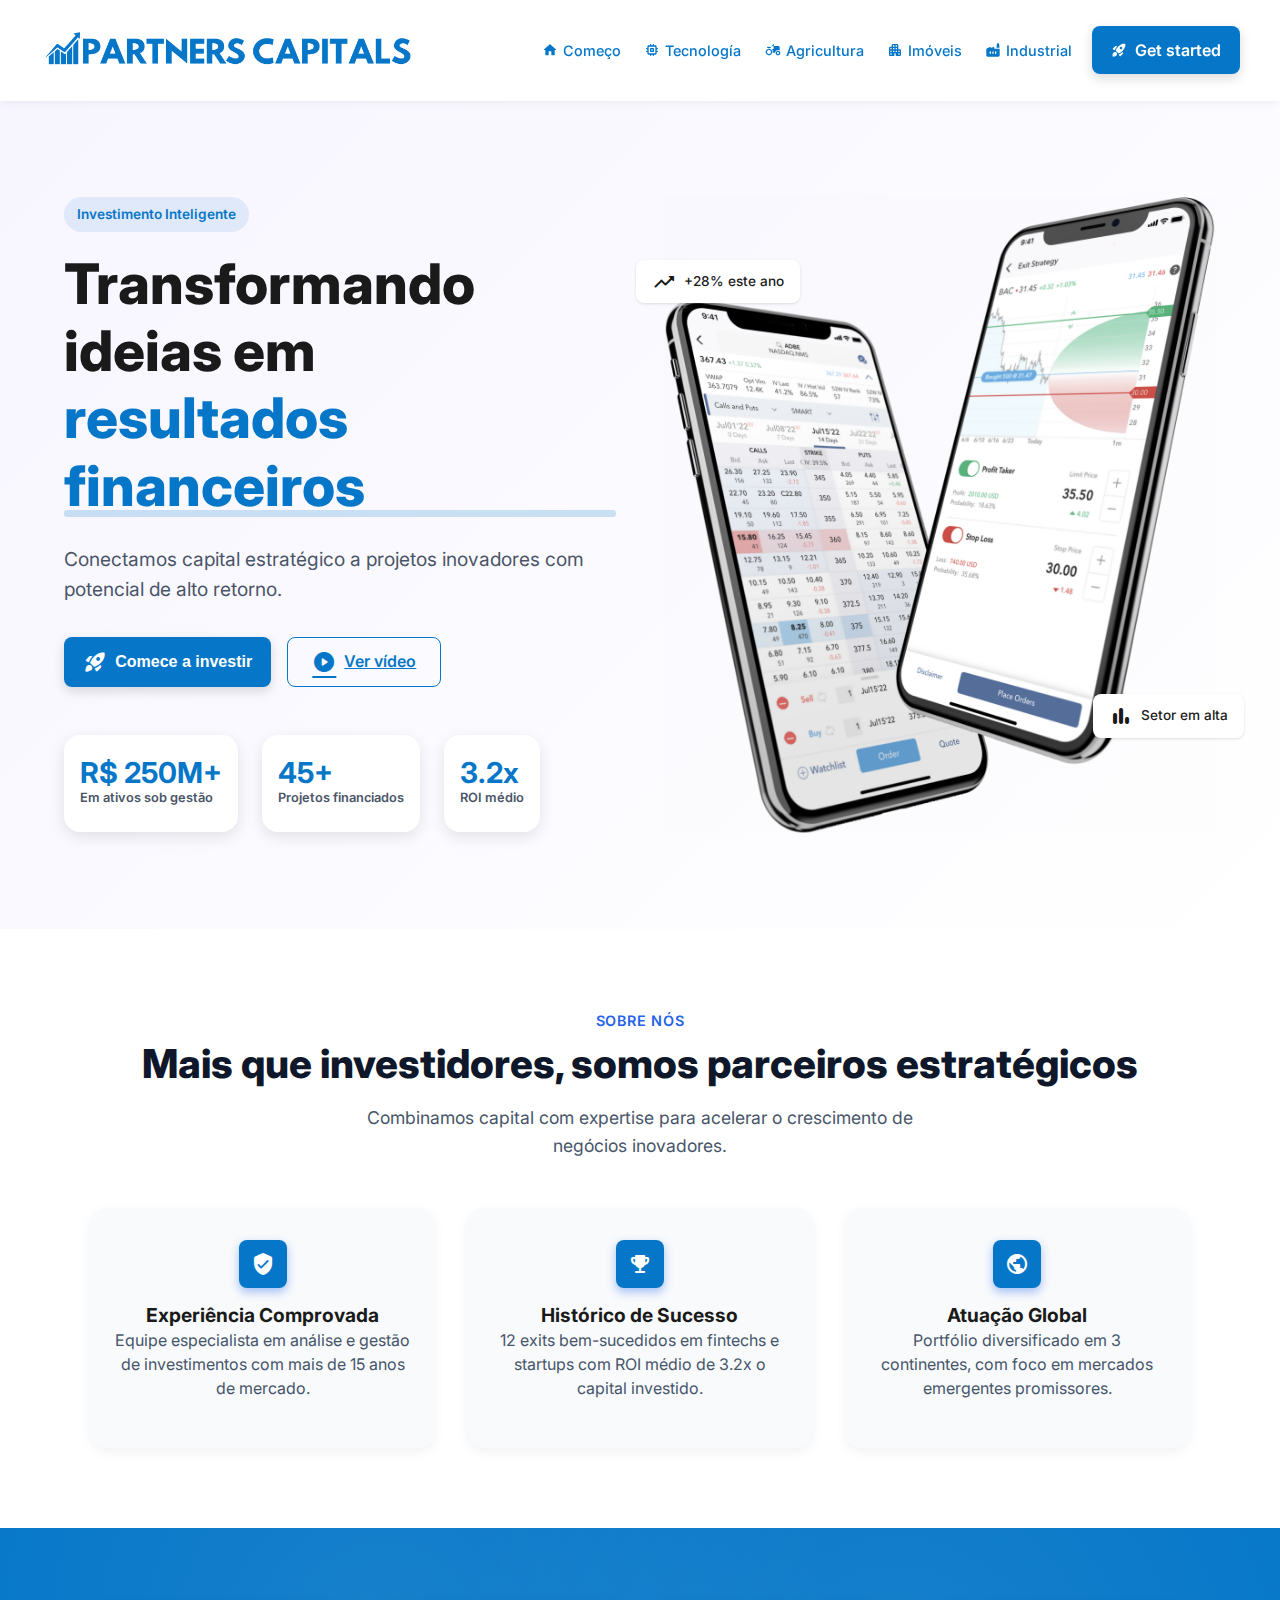
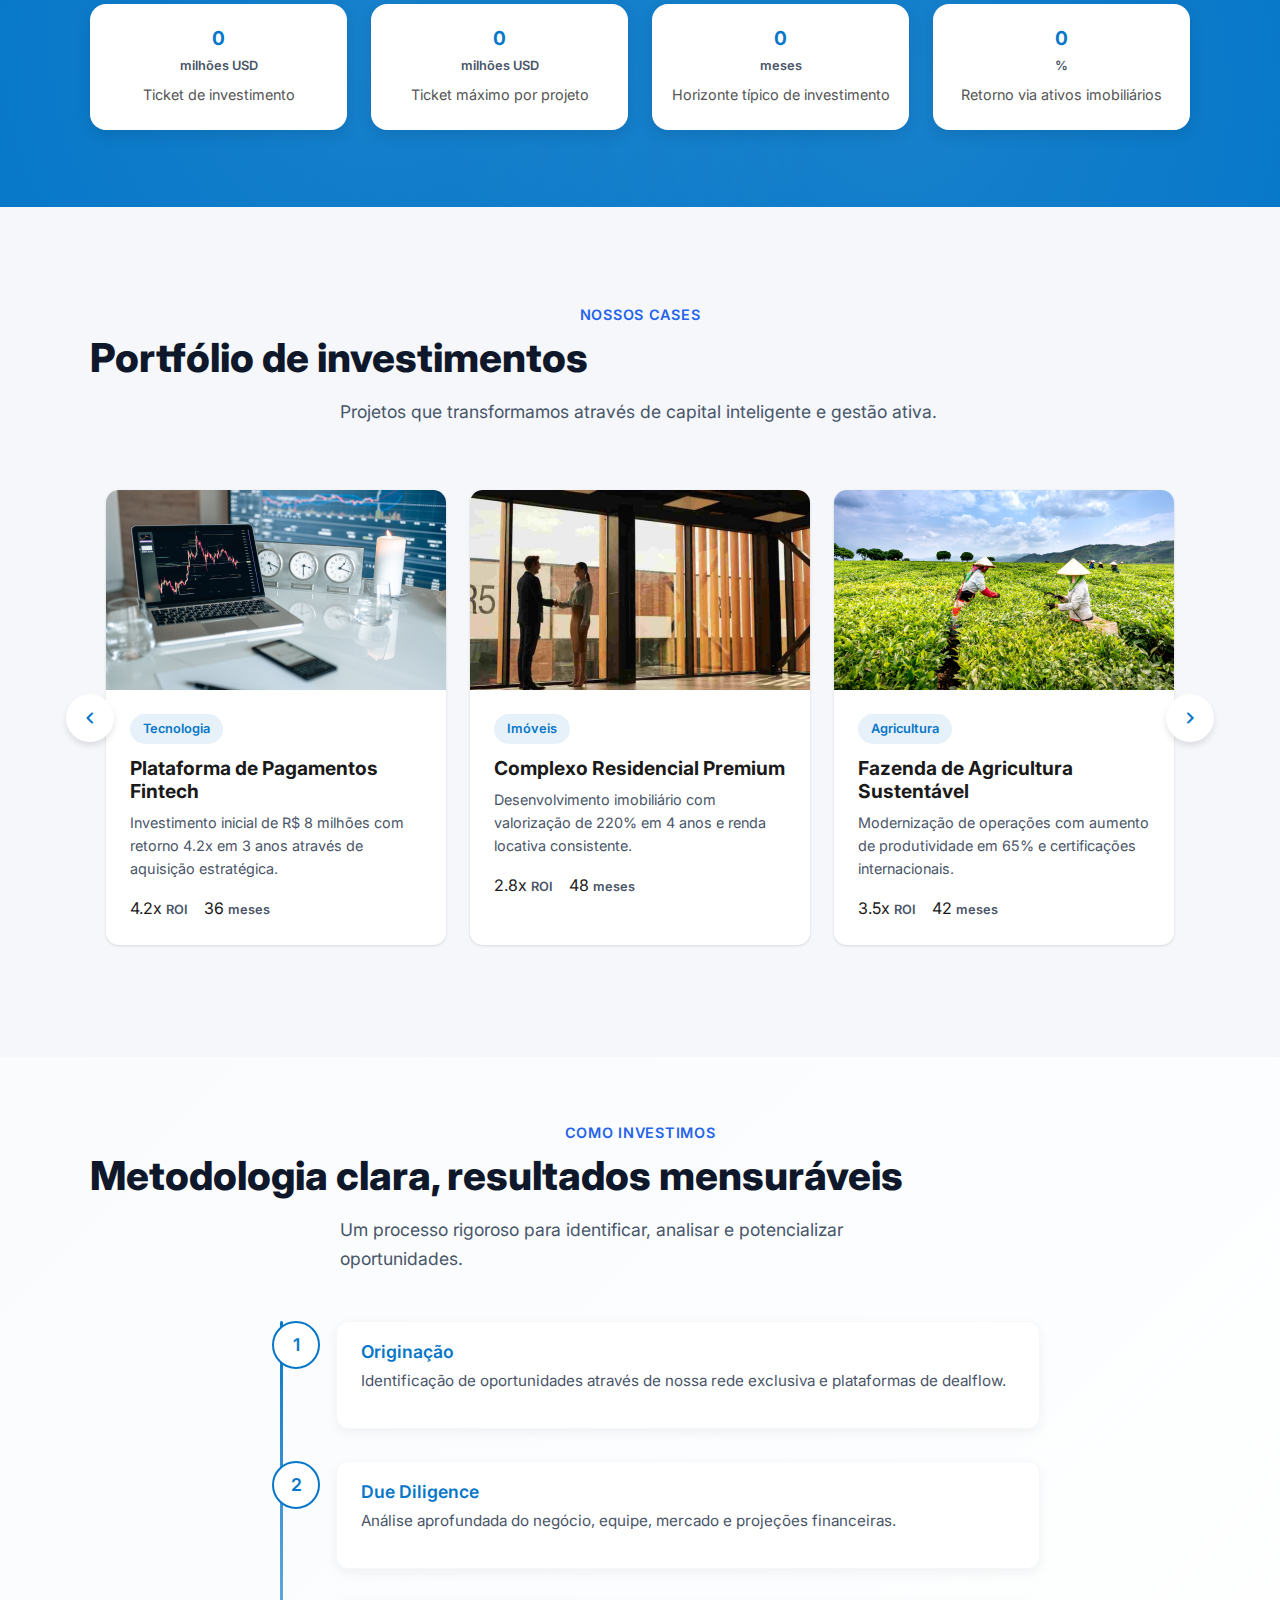
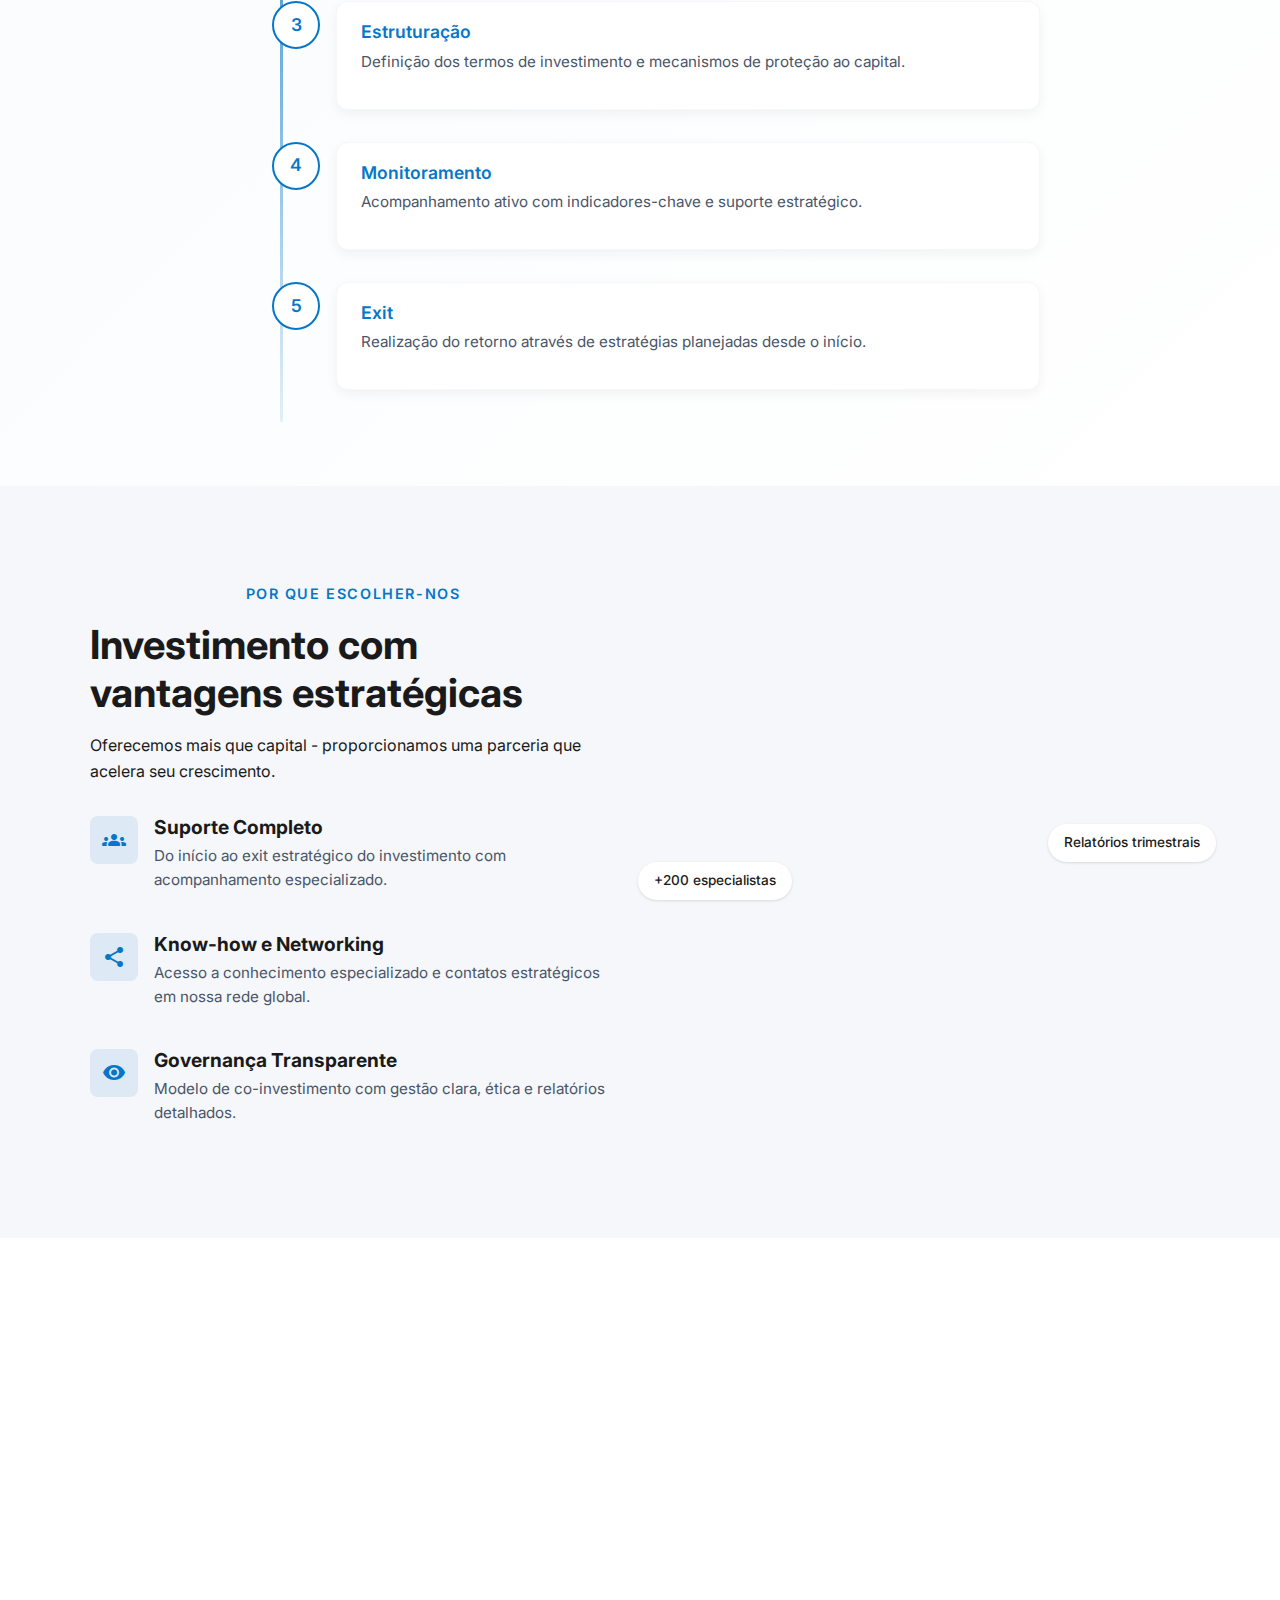
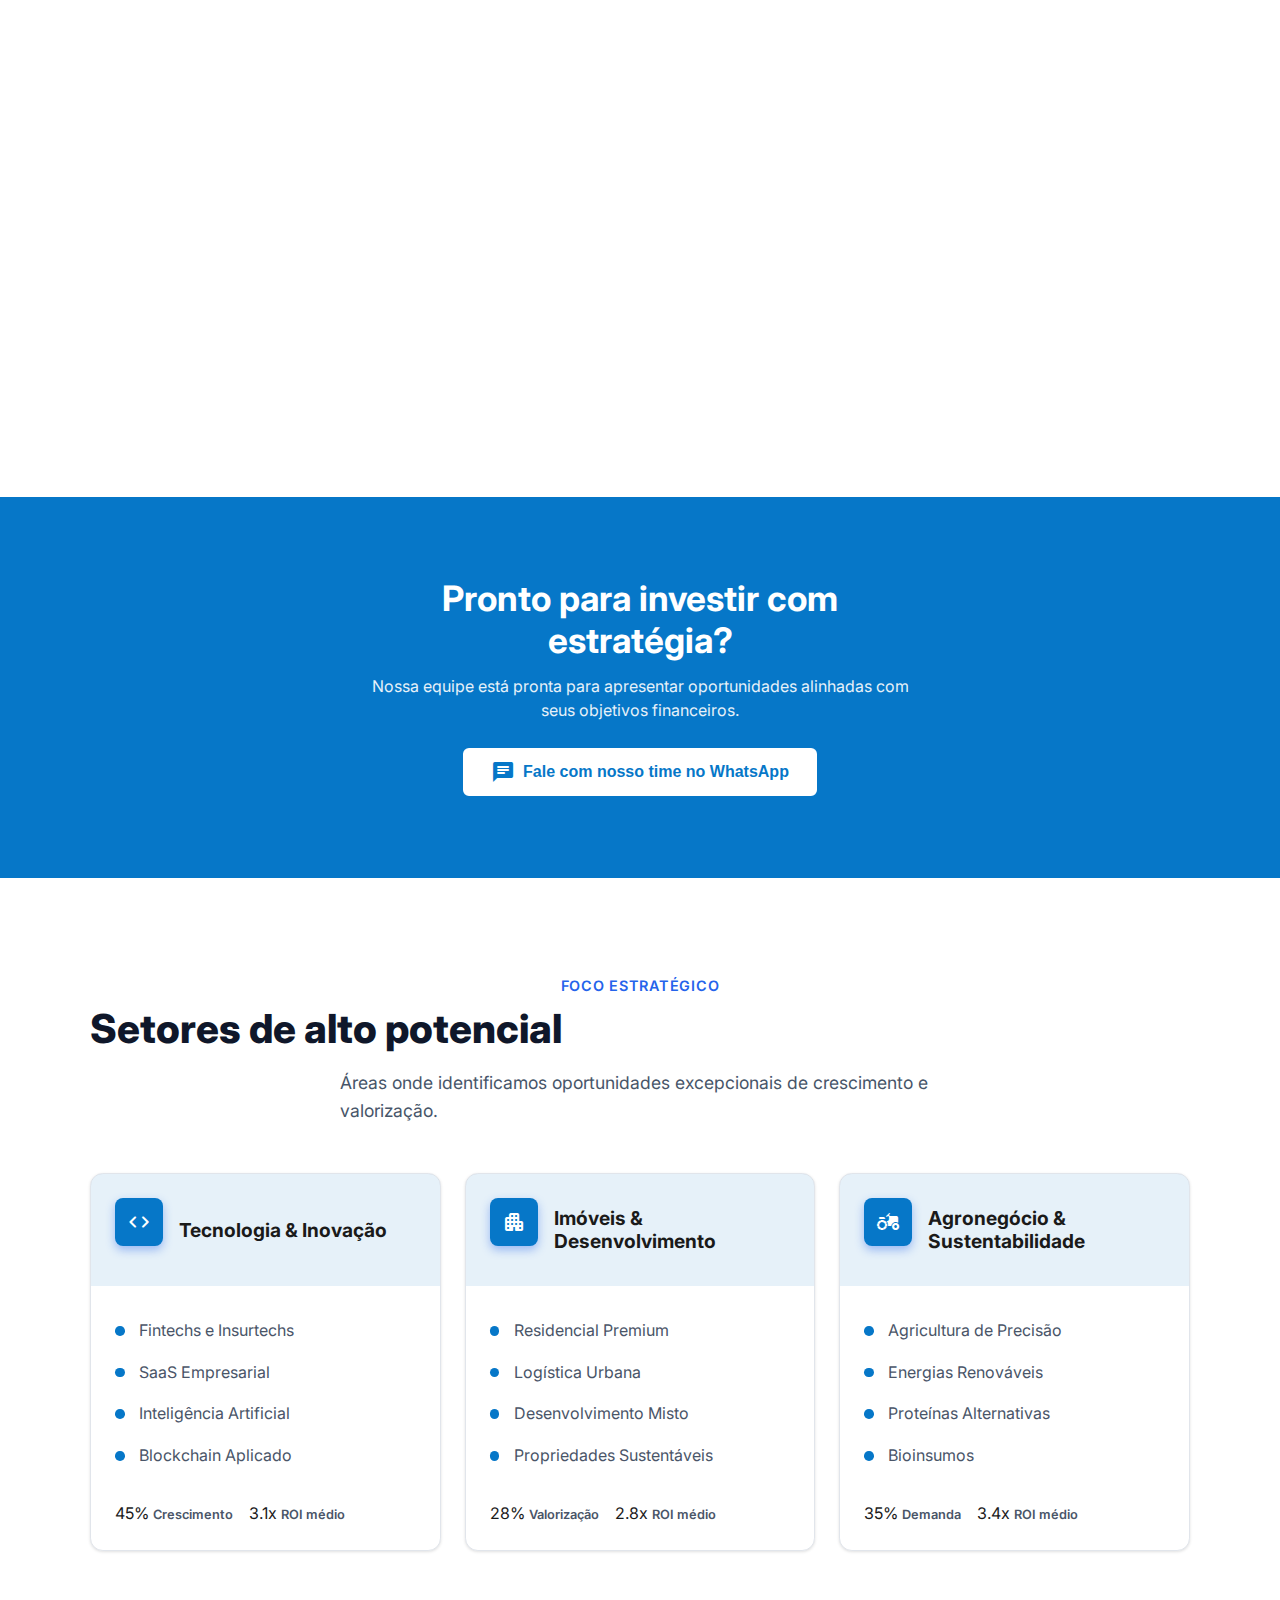
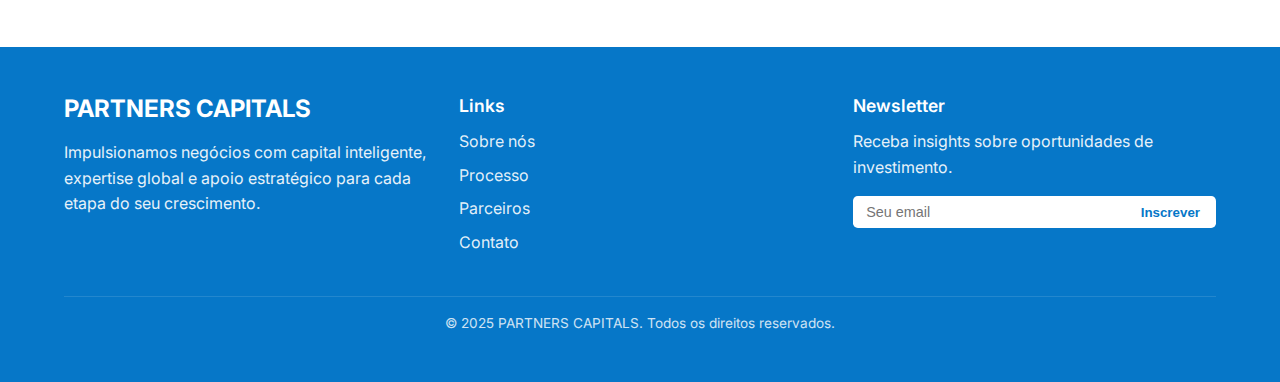
<file: index.html>
<!DOCTYPE html>
<html lang="pt-BR">
<head>
  <meta charset="UTF-8" />
  <meta name="viewport" content="width=device-width, initial-scale=1.0"/>
  <meta name="description" content="Partners Capitals - Investimentos estratégicos em projetos inovadores com retorno garantido">
  <title>Partners Capitals | Investimentos em Projetos Inovadores</title>
  <link rel="stylesheet" href="style.css" />
  <!-- Fontes Google -->
  <link href="https://fonts.googleapis.com/css2?family=Inter:wght@300;400;500;600;700&display=swap" rel="stylesheet">
  <!-- Ícones Material -->
  <link href="https://fonts.googleapis.com/icon?family=Material+Icons+Round" rel="stylesheet">
  <!-- Favicon -->
  <link rel="icon" type="image/png" href="img/favicon.png">
</head>
<body>
  <!-- Navbar Moderna - PARTNERS CAPITAL -->
<header>
  <div class="logo">
    <img src="img/PARTNERS (1).png" alt="Partners Capitals Logo">
  </div>

  <nav id="nav-links">
    <a href="index.html">
      <span class="material-icons-round">home</span>
      Começo
    </a>
    <a href="tecnologia.html">
      <span class="material-icons-round">memory</span>
      Tecnología
    </a>
    <a href="agricultura.html">
      <span class="material-icons-round">agriculture</span>
      Agricultura
    </a>
    <a href="imóveis.html">
      <span class="material-icons-round">apartment</span>
      Imóveis
    </a>
    <a href="industrial.html">
      <span class="material-icons-round">factory</span>
      Industrial
    </a>
        <a 
        href="https://wa.me/5511964425949?text=Olá!%20Quero%20falar%20sobre%20investimentos%20estratégicos."
        class="btn-primary with-icon"
        target="_blank"
        rel="noopener"
    >
        <span class="material-icons-round">rocket_launch</span>
        Get started
    </a>

  </nav>

  <div class="hamburger" id="hamburger">
    <div class="bar"></div>
    <div class="bar"></div>
    <div class="bar"></div>
  </div>
</header>


  <!-- Hero Section Modernizada -->
  <section class="modern-hero">
    <div class="hero-container">
      <div class="hero-content">
        <div class="hero-badge">
          <span class="badge-text">Investimento Inteligente</span>
        </div>
        <h1 class="hero-title">
          <span class="title-line">Transformando ideias em</span>
          <span class="title-highlight">resultados financeiros</span>
        </h1>
        <p class="hero-subtitle">
          Conectamos capital estratégico a projetos inovadores com potencial de alto retorno.
        </p>
        
        <div class="hero-cta">
          <button 
            class="btn-primary btn-large with-icon"
            onclick="window.open('https://wa.me/5511964425949?text=Olá!%20Quero%20falar%20sobre%20investimentos%20estratégicos.', '_blank')">
            <span class="material-icons-round">rocket_launch</span>
            Comece a investir
          </button>

          <a href="#video" class="btn-secondary btn-large with-icon">
            <span class="material-icons-round">play_circle</span>
            Ver vídeo
          </a>
        </div>
        
        <div class="hero-stats">
          <div class="stat-item">
            <div class="stat-value">R$ 250M+</div>
            <div class="stat-label">Em ativos sob gestão</div>
          </div>
          <div class="stat-item">
            <div class="stat-value">45+</div>
            <div class="stat-label">Projetos financiados</div>
          </div>
          <div class="stat-item">
            <div class="stat-value">3.2x</div>
            <div class="stat-label">ROI médio</div>
          </div>
        </div>
      </div>
      
      <div class="hero-visual">
        <div class="visual-container">
          <img src="img/ibkr-mobile-hero.png" alt="Gráficos de crescimento e investimento" class="hero-image">
          <div class="floating-element el1">
            <span class="material-icons-round">trending_up</span>
            <span>+28% este ano</span>
          </div>
          <div class="floating-element el2">
            <span class="material-icons-round">bar_chart</span>
            <span>Setor em alta</span>
          </div>
        </div>
      </div>
    </div>
  </section>



  <!-- Quem Somos - Versão Moderna -->
  <section class="about-section" id="about">
    <div class="section-container">
      <div class="section-header">
        <p class="section-pre-title">Sobre nós</p>
        <h2 class="section-title">Mais que investidores, somos parceiros estratégicos</h2>
        <p class="section-description">
          Combinamos capital com expertise para acelerar o crescimento de negócios inovadores.
        </p>
      </div>
      
      <div class="about-grid">
        <div class="about-card">
          <div class="card-icon">
            <span class="material-icons-round">verified_user</span>
          </div>
          <h3 class="card-title">Experiência Comprovada</h3>
          <p class="card-text">
            Equipe especialista em análise e gestão de investimentos com mais de 15 anos de mercado.
          </p>
        </div>
        
        <div class="about-card">
          <div class="card-icon">
            <span class="material-icons-round">emoji_events</span>
          </div>
          <h3 class="card-title">Histórico de Sucesso</h3>
          <p class="card-text">
            12 exits bem-sucedidos em fintechs e startups com ROI médio de 3.2x o capital investido.
          </p>
        </div>
        
        <div class="about-card">
          <div class="card-icon">
            <span class="material-icons-round">public</span>
          </div>
          <h3 class="card-title">Atuação Global</h3>
          <p class="card-text">
            Portfólio diversificado em 3 continentes, com foco em mercados emergentes promissores.
          </p>
        </div>
        
        
      
    
    </div>
  </section>

  <!-- Seção de Dados (Stats) -->
  <section class="stats-section">
  <div class="stats-container">
    <div class="stats-background"></div>

    <div class="stats-content">
      <div class="stat-item">
        <div class="stat-number" data-target="500">0</div>
        <div class="stat-label">milhões USD</div>
        <div class="stat-description">Ticket de investimento</div>
      </div>

      <div class="stat-item">
        <div class="stat-number" data-target="10">0</div>
        <div class="stat-label">milhões USD</div>
        <div class="stat-description">Ticket máximo por projeto</div>
      </div>

      <div class="stat-item">
        <div class="stat-number" data-target="48">0</div>
        <div class="stat-label">meses</div>
        <div class="stat-description">Horizonte típico de investimento</div>
      </div>

      <div class="stat-item">
        <div class="stat-number" data-target="85">0</div>
        <div class="stat-label">%</div>
        <div class="stat-description">Retorno via ativos imobiliários</div>
      </div>
    </div>
  </div>
</section>

  <!-- Sección de Portfólio (Carrossel) -->
<section class="portfolio-section" id="cases">
  <div class="section-container">
    
    <!-- Header centrado -->
    <div class="section-header">
      <p class="section-pre-title">Nossos cases</p>
      <h2 class="section-title">Portfólio de investimentos</h2>
      <p class="section-description">
        Projetos que transformamos através de capital inteligente e gestão ativa.
      </p>
    </div>

    <!-- Carrusel -->
    <div class="portfolio-carousel">

      <!-- Flecha izquierda -->
      <button class="carousel-nav prev" aria-label="Anterior">
        <span class="material-icons-round">chevron_left</span>
      </button>

      <div class="carousel-track">
        
        <!-- Item 1 -->
        <div class="portfolio-item">
          <div class="portfolio-image">
            <img src="img/Diseño sin título (29).png" alt="Plataforma de Pagamentos Fintech" loading="lazy">
            <div class="portfolio-overlay">
              <span class="material-icons-round">zoom_in</span>
            </div>
          </div>
          <div class="portfolio-content">
            <div class="portfolio-badge">Tecnologia</div>
            <h3 class="portfolio-title">Plataforma de Pagamentos Fintech</h3>
            <p class="portfolio-description">
              Investimento inicial de R$ 8 milhões com retorno 4.2x em 3 anos através de aquisição estratégica.
            </p>
            <div class="portfolio-stats">
              <div class="stat">
                <span class="stat-static">4.2x</span>
                <span class="stat-label">ROI</span>
              </div>
              <div class="stat">
                <span class="stat-static">36</span>
                <span class="stat-label">meses</span>
              </div>
            </div>
          </div>
        </div>

        <!-- Item 2 -->
        <div class="portfolio-item">
          <div class="portfolio-image">
            <img src="img/Diseño sin título (31).png" alt="Complexo Residencial Premium" loading="lazy">
            <div class="portfolio-overlay">
              <span class="material-icons-round">zoom_in</span>
            </div>
          </div>
          <div class="portfolio-content">
            <div class="portfolio-badge">Imóveis</div>
            <h3 class="portfolio-title">Complexo Residencial Premium</h3>
            <p class="portfolio-description">
              Desenvolvimento imobiliário com valorização de 220% em 4 anos e renda locativa consistente.
            </p>
            <div class="portfolio-stats">
              <div class="stat">
                <span class="stat-static">2.8x</span>
                <span class="stat-label">ROI</span>
              </div>
              <div class="stat">
                <span class="stat-static">48</span>
                <span class="stat-label">meses</span>
              </div>
            </div>
          </div>
        </div>

        <!-- Item 3 -->
        <div class="portfolio-item">
          <div class="portfolio-image">
            <img src="img/Diseño sin título (32).png" alt="Fazenda de Agricultura Sustentável" loading="lazy">
            <div class="portfolio-overlay">
              <span class="material-icons-round">zoom_in</span>
            </div>
          </div>
          <div class="portfolio-content">
            <div class="portfolio-badge">Agricultura</div>
            <h3 class="portfolio-title">Fazenda de Agricultura Sustentável</h3>
            <p class="portfolio-description">
              Modernização de operações com aumento de produtividade em 65% e certificações internacionais.
            </p>
            <div class="portfolio-stats">
              <div class="stat">
                <span class="stat-static">3.5x</span>
                <span class="stat-label">ROI</span>
              </div>
              <div class="stat">
                <span class="stat-static">42</span>
                <span class="stat-label">meses</span>
              </div>
            </div>
          </div>
        </div>

      </div>

      <!-- Flecha derecha -->
      <button class="carousel-nav next" aria-label="Próximo">
        <span class="material-icons-round">chevron_right</span>
      </button>
    </div>
  </div>
</section>


  <!-- Seção de Processo de Investimento -->
  <section class="process-section">
    <div class="section-container">
      <div class="section-header">
        <p class="section-pre-title">Como investimos</p>
        <h2 class="section-title">Metodologia clara, resultados mensuráveis</h2>
        <p class="section-description">
          Um processo rigoroso para identificar, analisar e potencializar oportunidades.
        </p>
      </div>
      
      <div class="process-steps">
        <div class="process-line"></div>
        
        <div class="step-item">
          <div class="step-number">1</div>
          <div class="step-content">
            <h3 class="step-title">Originação</h3>
            <p class="step-description">
              Identificação de oportunidades através de nossa rede exclusiva e plataformas de dealflow.
            </p>
          </div>
        </div>
        
        <div class="step-item">
          <div class="step-number">2</div>
          <div class="step-content">
            <h3 class="step-title">Due Diligence</h3>
            <p class="step-description">
              Análise aprofundada do negócio, equipe, mercado e projeções financeiras.
            </p>
          </div>
        </div>
        
        <div class="step-item">
          <div class="step-number">3</div>
          <div class="step-content">
            <h3 class="step-title">Estruturação</h3>
            <p class="step-description">
              Definição dos termos de investimento e mecanismos de proteção ao capital.
            </p>
          </div>
        </div>
        
        <div class="step-item">
          <div class="step-number">4</div>
          <div class="step-content">
            <h3 class="step-title">Monitoramento</h3>
            <p class="step-description">
              Acompanhamento ativo com indicadores-chave e suporte estratégico.
            </p>
          </div>
        </div>
        
        <div class="step-item">
          <div class="step-number">5</div>
          <div class="step-content">
            <h3 class="step-title">Exit</h3>
            <p class="step-description">
              Realização do retorno através de estratégias planejadas desde o início.
            </p>
          </div>
        </div>
      </div>
    </div>
  </section>

  



  <!-- Seção de Diferenciais -->
  <section class="features-section">
    <div class="section-container">
      <div class="features-content">
        <div class="features-text">
          <p class="section-pre-title">Por que escolher-nos</p>
          <h2 class="section-title">Investimento com vantagens estratégicas</h2>
          <p class="section-description">
            Oferecemos mais que capital - proporcionamos uma parceria que acelera seu crescimento.
          </p>
          
          <div class="features-list">
            <div class="feature-item">
              <div class="feature-icon">
                <span class="material-icons-round">groups</span>
              </div>
              <div class="feature-text">
                <h3>Suporte Completo</h3>
                <p>Do início ao exit estratégico do investimento com acompanhamento especializado.</p>
              </div>
            </div>
            
            <div class="feature-item">
              <div class="feature-icon">
                <span class="material-icons-round">share</span>
              </div>
              <div class="feature-text">
                <h3>Know-how e Networking</h3>
                <p>Acesso a conhecimento especializado e contatos estratégicos em nossa rede global.</p>
              </div>
            </div>
            
            <div class="feature-item">
              <div class="feature-icon">
                <span class="material-icons-round">visibility</span>
              </div>
              <div class="feature-text">
                <h3>Governança Transparente</h3>
                <p>Modelo de co-investimento com gestão clara, ética e relatórios detalhados.</p>
              </div>
            </div>
          </div>
        </div>
        
        <div class="features-visual">
          <div class="visual-container">
            <img src="img/Diseño_sin_título__34_-removebg-preview.png" alt="Vantagens Partners Capitals" loading="lazy">
            <div class="floating-tag tag1">
              <span>+200 especialistas</span>
            </div>
            <div class="floating-tag tag2">
              <span>Relatórios trimestrais</span>
            </div>
          </div>
        </div>
      </div>
    </div>
  </section>

  <section class="video-section" id="video">
  <div class="video-container">
    <h2 class="video-title">Invista com confiança e estratégia</h2>
    <p class="video-text">
      Assista ao vídeo e descubra como a Partners Capitals acelera o crescimento de empresas inovadoras com investimentos inteligentes.
    </p>
    <div class="video-wrapper">
      <iframe src="https://www.youtube.com/embed/sT5QP90F6Pw" 
              title="Partners Capitals Video"
              loading="lazy"
              allow="accelerometer; autoplay; clipboard-write; encrypted-media; gyroscope; picture-in-picture; web-share"
              allowfullscreen></iframe>
    </div>
  </div>
</section>


 


  
  <!-- Seção de CTA (Call to Action) -->
  <section class="cta-section">
  <div class="cta-container">
    <h2 class="cta-title">Pronto para investir com estratégia?</h2>
    <p class="cta-text">
      Nossa equipe está pronta para apresentar oportunidades alinhadas com seus objetivos financeiros.
    </p>
    <button class="btn-outline-primary with-icon"
      onclick="window.open('https://wa.me/5511964425949?text=Olá!%20Quero%20falar%20sobre%20investimentos%20estratégicos.', '_blank')">
      <span class="material-icons-round">chat</span>
      Fale com nosso time no WhatsApp
    </button>
  </div>
</section>

<!-- Seção de Setores Estratégicos -->
  <!-- Seção de Setores de Alto Potencial -->
<section class="sectors-section">
  <div class="section-container">
    <div class="section-header">
      <p class="section-pre-title">Foco estratégico</p>
      <h2 class="section-title">Setores de alto potencial</h2>
      <p class="section-description">
        Áreas onde identificamos oportunidades excepcionais de crescimento e valorização.
      </p>
    </div>

    <div class="sectors-grid">
      <div class="sector-card">
        <div class="card-header">
          <div class="card-icon">
            <span class="material-icons-round">code</span>
          </div>
          <h3 class="card-title">Tecnologia & Inovação</h3>
        </div>
        <div class="card-content">
          <ul class="sector-list">
            <li>Fintechs e Insurtechs</li>
            <li>SaaS Empresarial</li>
            <li>Inteligência Artificial</li>
            <li>Blockchain Aplicado</li>
          </ul>
          <div class="sector-stats">
            <div class="stat">
              <span class="stat-static">45%</span>
              <span class="stat-label">Crescimento</span>
            </div>
            <div class="stat">
              <span class="stat-static">3.1x</span>
              <span class="stat-label">ROI médio</span>
            </div>
          </div>
        </div>
      </div>

      <div class="sector-card">
        <div class="card-header">
          <div class="card-icon">
            <span class="material-icons-round">apartment</span>
          </div>
          <h3 class="card-title">Imóveis & Desenvolvimento</h3>
        </div>
        <div class="card-content">
          <ul class="sector-list">
            <li>Residencial Premium</li>
            <li>Logística Urbana</li>
            <li>Desenvolvimento Misto</li>
            <li>Propriedades Sustentáveis</li>
          </ul>
          <div class="sector-stats">
            <div class="stat">
              <span class="stat-static">28%</span>
              <span class="stat-label">Valorização</span>
            </div>
            <div class="stat">
              <span class="stat-static">2.8x</span>
              <span class="stat-label">ROI médio</span>
            </div>
          </div>
        </div>
      </div>

      <div class="sector-card">
        <div class="card-header">
          <div class="card-icon">
            <span class="material-icons-round">agriculture</span>
          </div>
          <h3 class="card-title">Agronegócio & Sustentabilidade</h3>
        </div>
        <div class="card-content">
          <ul class="sector-list">
            <li>Agricultura de Precisão</li>
            <li>Energias Renováveis</li>
            <li>Proteínas Alternativas</li>
            <li>Bioinsumos</li>
          </ul>
          <div class="sector-stats">
            <div class="stat">
              <span class="stat-static">35%</span>
              <span class="stat-label">Demanda</span>
            </div>
            <div class="stat">
              <span class="stat-static">3.4x</span>
              <span class="stat-label">ROI médio</span>
            </div>
          </div>
        </div>
      </div>
    </div>
  </div>
</section>



<footer class="footer">
  <div class="footer-container">
    <div class="footer-column">
      <h3>PARTNERS CAPITALS</h3>
      <p>Impulsionamos negócios com capital inteligente, expertise global e apoio estratégico para cada etapa do seu crescimento.</p>
    </div>
    <div class="footer-column">
      <h4>Links</h4>
      <ul>
        <li><a href="#about">Sobre nós</a></li>
        <li><a href="#process">Processo</a></li>
        <li><a href="#partners">Parceiros</a></li>
        <li><a href="#contact">Contato</a></li>
      </ul>
    </div>
    
    <div class="footer-column">
      <h4>Newsletter</h4>
      <p>Receba insights sobre oportunidades de investimento.</p>
      <form class="newsletter-form">
        <input type="email" placeholder="Seu email" required>
        <button type="submit">Inscrever</button>
      </form>
    </div>
  </div>
  <div class="footer-bottom">
    <p>&copy; 2025 PARTNERS CAPITALS. Todos os direitos reservados.</p>
  </div>
</footer>





  

  <!-- Scripts -->
  <script src="https://cdnjs.cloudflare.com/ajax/libs/gsap/3.11.4/gsap.min.js"></script>
  <script src="script.js"></script>
</body>
</html>
</file>
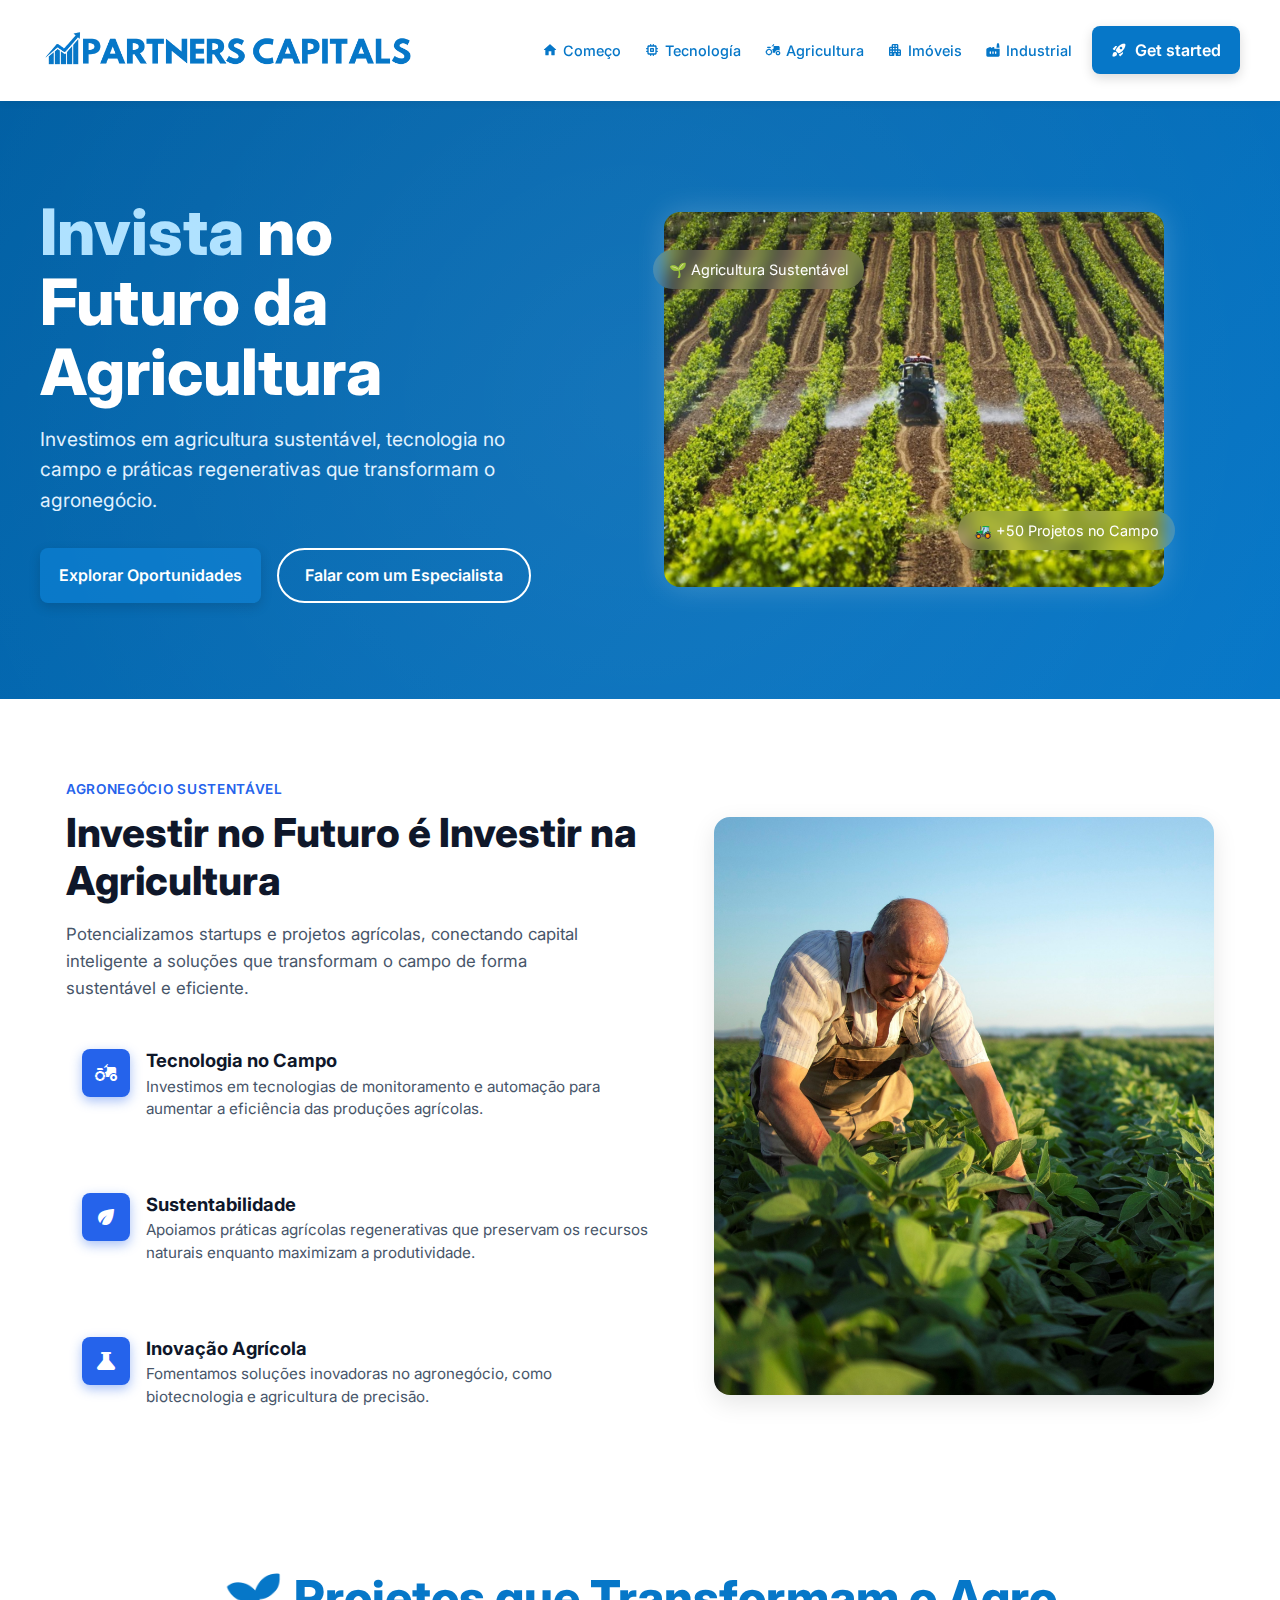
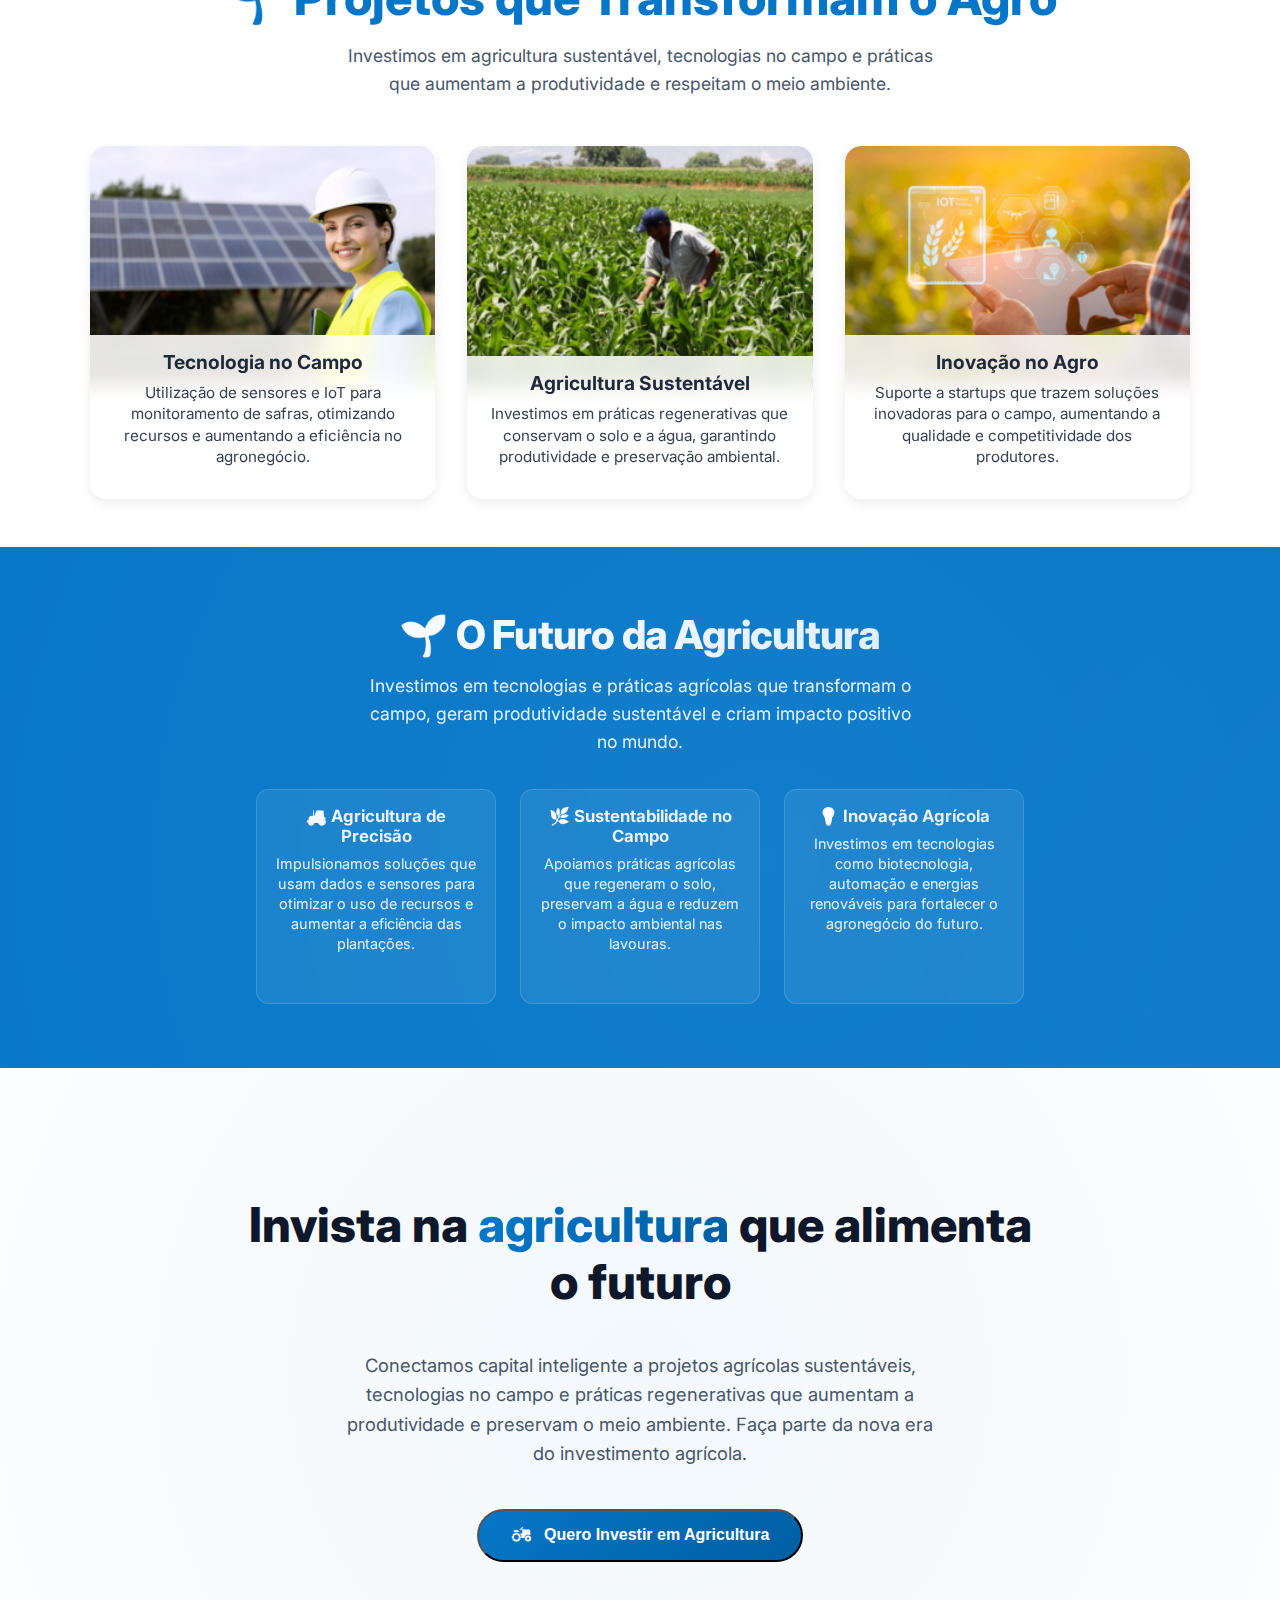
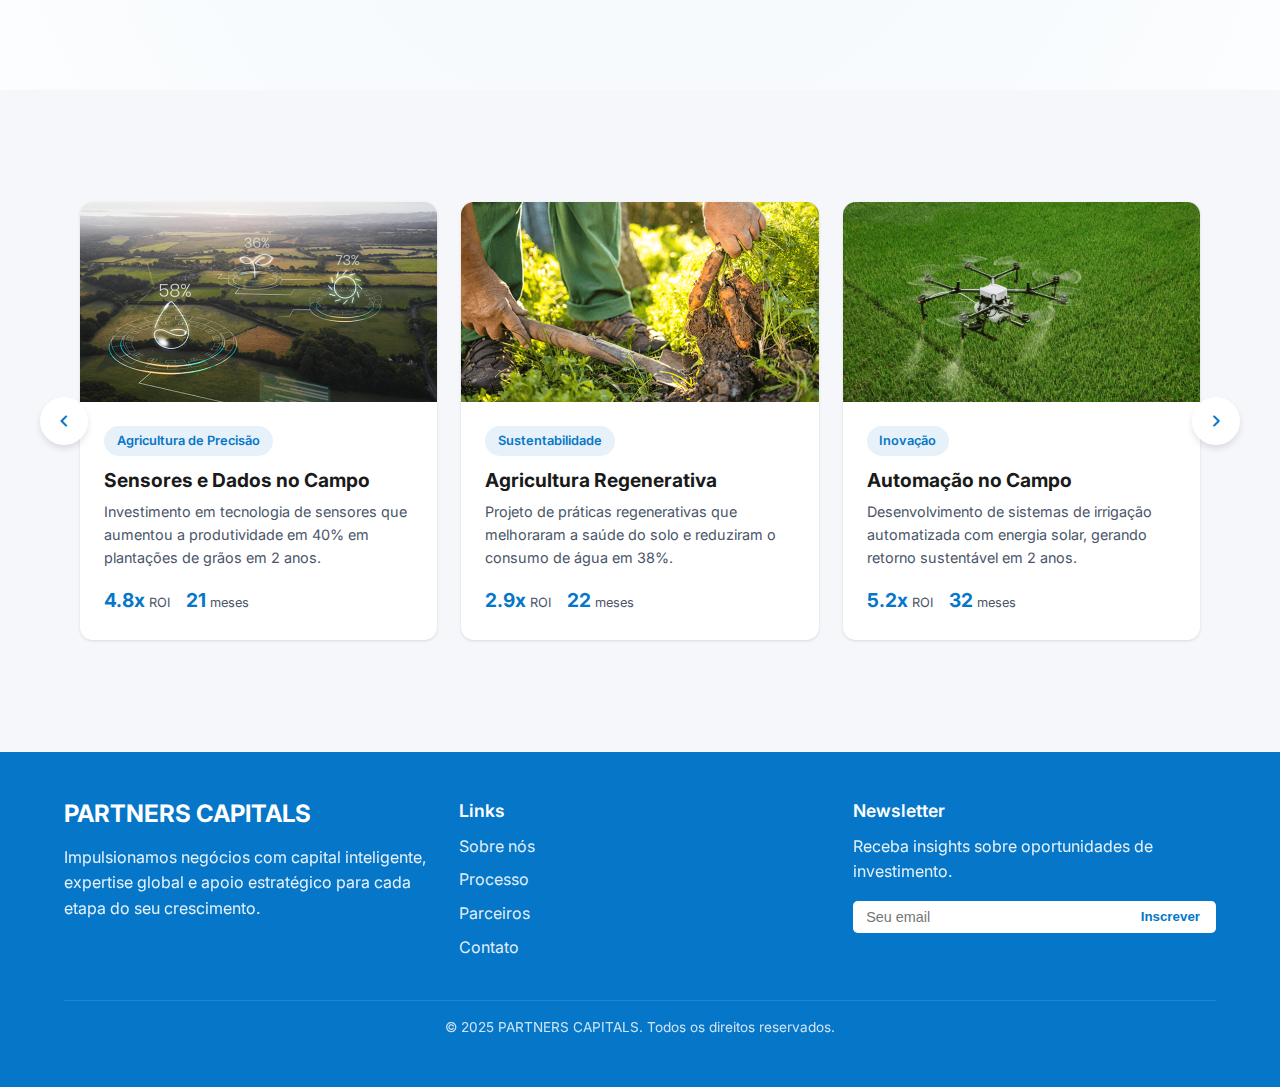
<file: agricultura.html>
<!DOCTYPE html>
<html lang="pt-BR">
<head>
  <meta charset="UTF-8" />
  <meta name="viewport" content="width=device-width, initial-scale=1.0"/>
  <meta name="description" content="Partners Capitals - Investimentos estratégicos em projetos inovadores com retorno garantido">
  <title>Partners Capitals | Investimentos em Projetos Inovadores</title>
  <link rel="stylesheet" href="style_agricultura.css" />
  <!-- Fontes Google -->
  <link href="https://fonts.googleapis.com/css2?family=Inter:wght@300;400;500;600;700&display=swap" rel="stylesheet">
  <!-- Ícones Material -->
  <link href="https://fonts.googleapis.com/icon?family=Material+Icons+Round" rel="stylesheet">
  <!-- Favicon -->
  <link rel="icon" type="image/png" href="img/favicon.png">
</head>
<body>
  <!-- Navbar Moderna - PARTNERS CAPITAL -->
<header>
  <div class="logo">
    <img src="img/PARTNERS (1).png" alt="Partners Capitals Logo">
  </div>

  <nav id="nav-links">
    <a href="index.html">
      <span class="material-icons-round">home</span>
      Começo
    </a>
    <a href="tecnologia.html">
      <span class="material-icons-round">memory</span>
      Tecnología
    </a>
    <a href="agricultura.html">
      <span class="material-icons-round">agriculture</span>
      Agricultura
    </a>
    <a href="imóveis.html">
      <span class="material-icons-round">apartment</span>
      Imóveis
    </a>
    <a href="industrial.html">
      <span class="material-icons-round">factory</span>
      Industrial
    </a>
    </a>
        <a 
        href="https://wa.me/5511964425949?text=Olá!%20Quero%20falar%20sobre%20investimentos%20estratégicos."
        class="btn-primary with-icon"
        target="_blank"
        rel="noopener"
    >
        <span class="material-icons-round">rocket_launch</span>
        Get started
    </a>
  </nav>

  <div class="hamburger" id="hamburger">
    <div class="bar"></div>
    <div class="bar"></div>
    <div class="bar"></div>
  </div>
</header>


  <!-- Hero Section Modernizada -->
  <section class="modern-hero">
    <div class="hero-bg-shape"></div>
    <div class="hero-container">
        <div class="hero-left">
            <h1><span>Invista</span> no Futuro da Agricultura</h1>
            <p>Investimos em agricultura sustentável, tecnologia no campo e práticas regenerativas que transformam o agronegócio.</p>
            <div class="hero-buttons">
                <a href="index.html" class="btn-primary">Explorar Oportunidades</a>
                <a 
                    href="https://wa.me/5511964425949?text=Olá!%20Quero%20falar%20sobre%20investimentos%20em%20agricultura."
                    class="btn-secondary"
                    target="_blank"
                    rel="noopener"
                >
                    Falar com um Especialista
                </a>
            </div>
        </div>
        <div class="hero-right">
            <img src="img/Diseño sin título (64).png" alt="Agricultura e investimento" class="hero-image-unframed">
            <div class="hero-floating-info">🌱 Agricultura Sustentável</div>
            <div class="hero-floating-info delay">🚜 +50 Projetos no Campo</div>
        </div>
    </div>
</section>

<section class="about-section" id="about">
  <div class="about-container">
    
    <div class="about-content">
      <div class="section-header">
        <p class="section-pre-title">Agronegócio Sustentável</p>
        <h2 class="section-title">Investir no Futuro é Investir na Agricultura</h2>
        <p class="section-description">
          Potencializamos startups e projetos agrícolas, conectando capital inteligente a soluções que transformam o campo de forma sustentável e eficiente.
        </p>
      </div>

      <div class="about-features">
        <div class="feature-item">
          <span class="material-icons-round feature-icon">agriculture</span>
          <div>
            <h3 class="feature-title">Tecnologia no Campo</h3>
            <p class="feature-text">Investimos em tecnologias de monitoramento e automação para aumentar a eficiência das produções agrícolas.</p>
          </div>
        </div>

        <div class="feature-item">
          <span class="material-icons-round feature-icon">eco</span>
          <div>
            <h3 class="feature-title">Sustentabilidade</h3>
            <p class="feature-text">
              Apoiamos práticas agrícolas regenerativas que preservam os recursos naturais enquanto maximizam a produtividade.
            </p>
          </div>
        </div>

        <div class="feature-item">
          <span class="material-icons-round feature-icon">science</span>
          <div>
            <h3 class="feature-title">Inovação Agrícola</h3>
            <p class="feature-text">Fomentamos soluções inovadoras no agronegócio, como biotecnologia e agricultura de precisão.</p>
          </div>
        </div>
      </div>
    </div>

    <div class="about-image-container">
      <img src="img/Diseño sin título (65).png" alt="Agricultura Sustentável e Inovação" class="about-image" loading="lazy">
    </div>
  </div>
</section>

<section class="tech-portfolio-section" id="portafolio">
  <div class="tech-portfolio-header">
    <h2>🌱 Projetos que Transformam o Agro</h2>
    <p>Investimos em agricultura sustentável, tecnologias no campo e práticas que aumentam a produtividade e respeitam o meio ambiente.</p>
  </div>

  <div class="tech-portfolio-grid">
    <div class="tech-card">
      <img src="img/3.png" alt="Tecnologia no Campo" loading="lazy">
      <div class="tech-card-content">
        <h3>Tecnologia no Campo</h3>
        <p>Utilização de sensores e IoT para monitoramento de safras, otimizando recursos e aumentando a eficiência no agronegócio.</p>
      </div>
    </div>
    <div class="tech-card">
      <img src="img/2.png" alt="Agricultura Sustentável" loading="lazy">
      <div class="tech-card-content">
        <h3>Agricultura Sustentável</h3>
        <p>Investimos em práticas regenerativas que conservam o solo e a água, garantindo produtividade e preservação ambiental.</p>
      </div>
    </div>
    <div class="tech-card">
      <img src="img/1.png" alt="Inovação no Agro" loading="lazy">
      <div class="tech-card-content">
        <h3>Inovação no Agro</h3>
        <p>Suporte a startups que trazem soluções inovadoras para o campo, aumentando a qualidade e competitividade dos produtores.</p>
      </div>
    </div>
  </div>
</section>


<section class="tech-vision-section" id="agricultura">
  <div class="tech-vision-content">
    <h2>🌱 O Futuro da Agricultura</h2>
    <p>Investimos em tecnologias e práticas agrícolas que transformam o campo, geram produtividade sustentável e criam impacto positivo no mundo.</p>

    <div class="tech-pillars">
      <div class="pillar-item">
        <h3>🚜 Agricultura de Precisão</h3>
        <p>Impulsionamos soluções que usam dados e sensores para otimizar o uso de recursos e aumentar a eficiência das plantações.</p>
      </div>
      <div class="pillar-item">
        <h3>🌿 Sustentabilidade no Campo</h3>
        <p>Apoiamos práticas agrícolas que regeneram o solo, preservam a água e reduzem o impacto ambiental nas lavouras.</p>
      </div>
      <div class="pillar-item">
        <h3>💡 Inovação Agrícola</h3>
        <p>Investimos em tecnologias como biotecnologia, automação e energias renováveis para fortalecer o agronegócio do futuro.</p>
      </div>
    </div>
  </div>
  <div class="tech-vision-lines"></div>
</section>

<section class="tech-impact-section" id="invista-agricultura">
    <div class="tech-impact-container">
        <h2 class="tech-impact-title">
            Invista na <span>agricultura</span> que alimenta o futuro
        </h2>
        <p class="tech-impact-description">
            Conectamos capital inteligente a projetos agrícolas sustentáveis, tecnologias no campo e práticas regenerativas que aumentam a produtividade e preservam o meio ambiente. Faça parte da nova era do investimento agrícola.
        </p>
        <button 
            class="tech-impact-button"
            onclick="window.open('https://wa.me/5511964425949?text=Olá!%20Quero%20falar%20sobre%20investimentos%20em%20agricultura.', '_blank')"
        >
            <span class="material-icons-round" style="vertical-align: middle; font-size: 1.3rem; margin-right: 0.5rem;">agriculture</span>
            Quero Investir em Agricultura
        </button>
    </div>
</section>









  



  <!-- Seção de Portfólio (Carrossel) -->
<section class="portfolio-section" id="cases">
  <div class="section-container">
    <div class="portfolio-carousel">
      <button class="carousel-nav prev" aria-label="Anterior">
        <span class="material-icons-round">chevron_left</span>
      </button>

      <div class="carousel-track">
        <div class="portfolio-item">
          <div class="portfolio-image">
            <img src="img/Diseño sin título (43).png" alt="Tecnologia agrícola" loading="lazy">
            <div class="portfolio-overlay">
              <span class="material-icons-round">zoom_in</span>
            </div>
          </div>
          <div class="portfolio-content">
            <div class="portfolio-badge">Agricultura de Precisão</div>
            <h3 class="portfolio-title">Sensores e Dados no Campo</h3>
            <p class="portfolio-description">
              Investimento em tecnologia de sensores que aumentou a produtividade em 40% em plantações de grãos em 2 anos.
            </p>
            <div class="portfolio-stats">
              <div class="stat">
                <span class="stat-number">4.8x</span>
                <span class="stat-label">ROI</span>
              </div>
              <div class="stat">
                <span class="stat-number">21</span>
                <span class="stat-label">meses</span>
              </div>
            </div>
          </div>
        </div>

        <div class="portfolio-item">
          <div class="portfolio-image">
            <img src="img/Diseño sin título (44).png" alt="Sustentabilidade agrícola" loading="lazy">
            <div class="portfolio-overlay">
              <span class="material-icons-round">zoom_in</span>
            </div>
          </div>
          <div class="portfolio-content">
            <div class="portfolio-badge">Sustentabilidade</div>
            <h3 class="portfolio-title">Agricultura Regenerativa</h3>
            <p class="portfolio-description">
              Projeto de práticas regenerativas que melhoraram a saúde do solo e reduziram o consumo de água em 38%.
            </p>
            <div class="portfolio-stats">
              <div class="stat">
                <span class="stat-number">2.9x</span>
                <span class="stat-label">ROI</span>
              </div>
              <div class="stat">
                <span class="stat-number">22</span>
                <span class="stat-label">meses</span>
              </div>
            </div>
          </div>
        </div>

        <div class="portfolio-item">
          <div class="portfolio-image">
            <img src="img/Diseño sin título (45).png" alt="Inovação agrícola" loading="lazy">
            <div class="portfolio-overlay">
              <span class="material-icons-round">zoom_in</span>
            </div>
          </div>
          <div class="portfolio-content">
            <div class="portfolio-badge">Inovação</div>
            <h3 class="portfolio-title">Automação no Campo</h3>
            <p class="portfolio-description">
              Desenvolvimento de sistemas de irrigação automatizada com energia solar, gerando retorno sustentável em 2 anos.
            </p>
            <div class="portfolio-stats">
              <div class="stat">
                <span class="stat-number">5.2x</span>
                <span class="stat-label">ROI</span>
              </div>
              <div class="stat">
                <span class="stat-number">32</span>
                <span class="stat-label">meses</span>
              </div>
            </div>
          </div>
        </div>
      </div>

      <button class="carousel-nav next" aria-label="Próximo">
        <span class="material-icons-round">chevron_right</span>
      </button>
    </div>
  </div>
</section>


<!-- Quem Somos - Versão Moderna -->
 


  

  


 


  
  



<footer class="footer">
  <div class="footer-container">
    <div class="footer-column">
      <h3>PARTNERS CAPITALS</h3>
      <p>Impulsionamos negócios com capital inteligente, expertise global e apoio estratégico para cada etapa do seu crescimento.</p>
    </div>
    <div class="footer-column">
      <h4>Links</h4>
      <ul>
        <li><a href="#about">Sobre nós</a></li>
        <li><a href="#process">Processo</a></li>
        <li><a href="#partners">Parceiros</a></li>
        <li><a href="#contact">Contato</a></li>
      </ul>
    </div>
    
    <div class="footer-column">
      <h4>Newsletter</h4>
      <p>Receba insights sobre oportunidades de investimento.</p>
      <form class="newsletter-form">
        <input type="email" placeholder="Seu email" required>
        <button type="submit">Inscrever</button>
      </form>
    </div>
  </div>
  <div class="footer-bottom">
    <p>&copy; 2025 PARTNERS CAPITALS. Todos os direitos reservados.</p>
  </div>
</footer>





  

  <!-- Scripts -->
  <script src="https://cdnjs.cloudflare.com/ajax/libs/gsap/3.11.4/gsap.min.js"></script>
  <script src="script_sectores.js"></script>
</body>
</html>
</file>
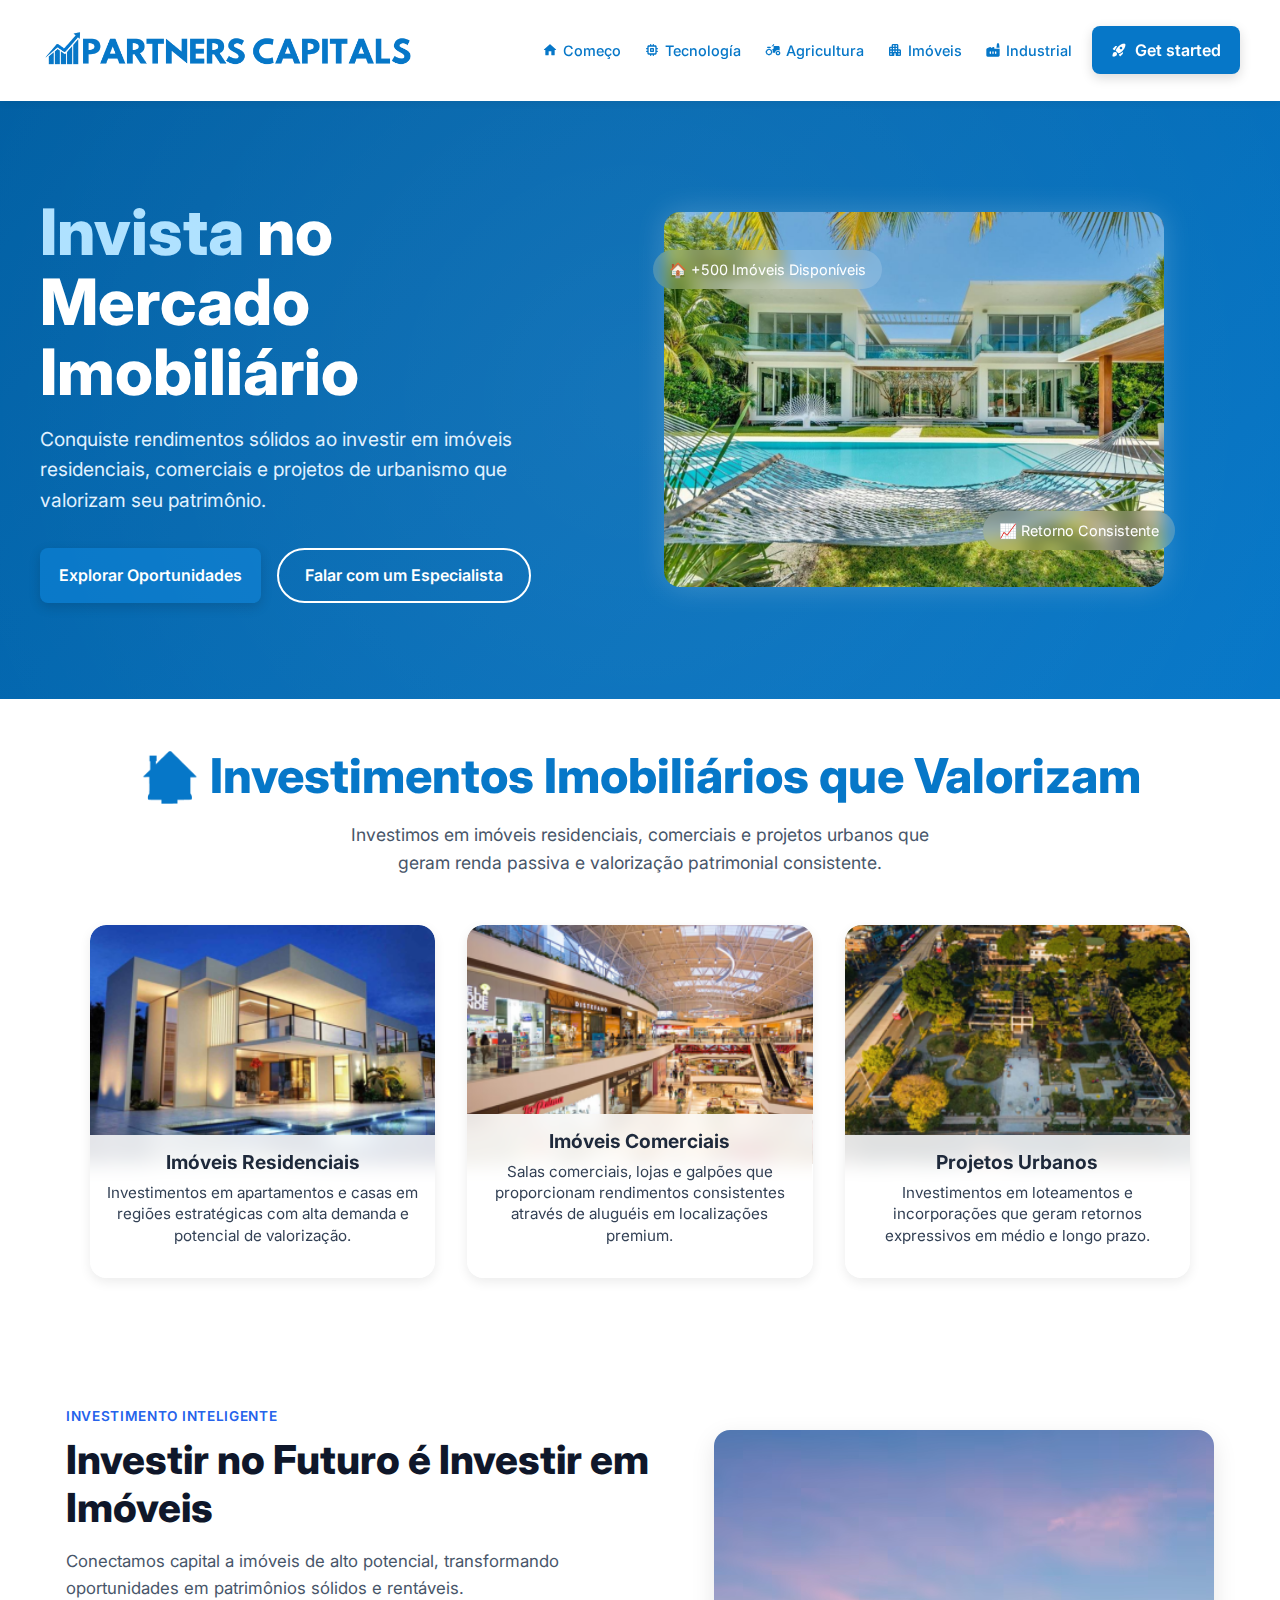
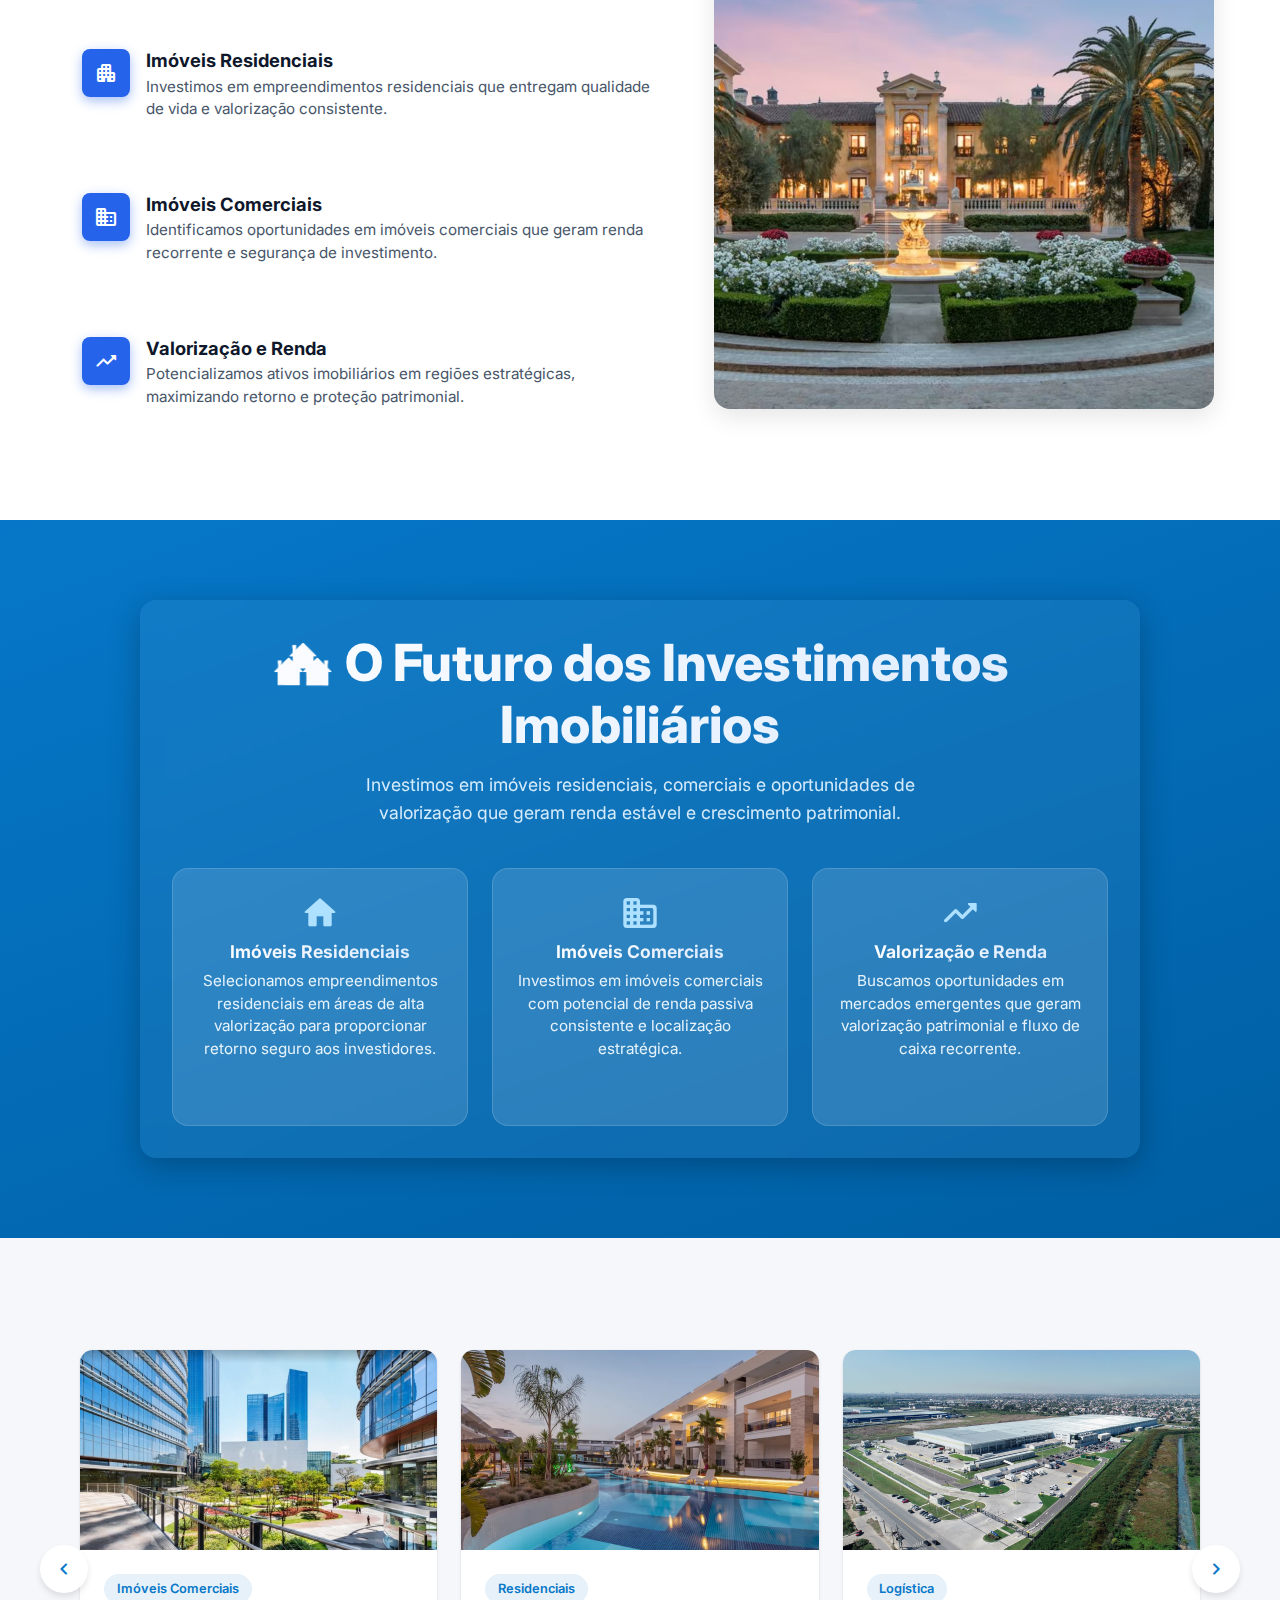
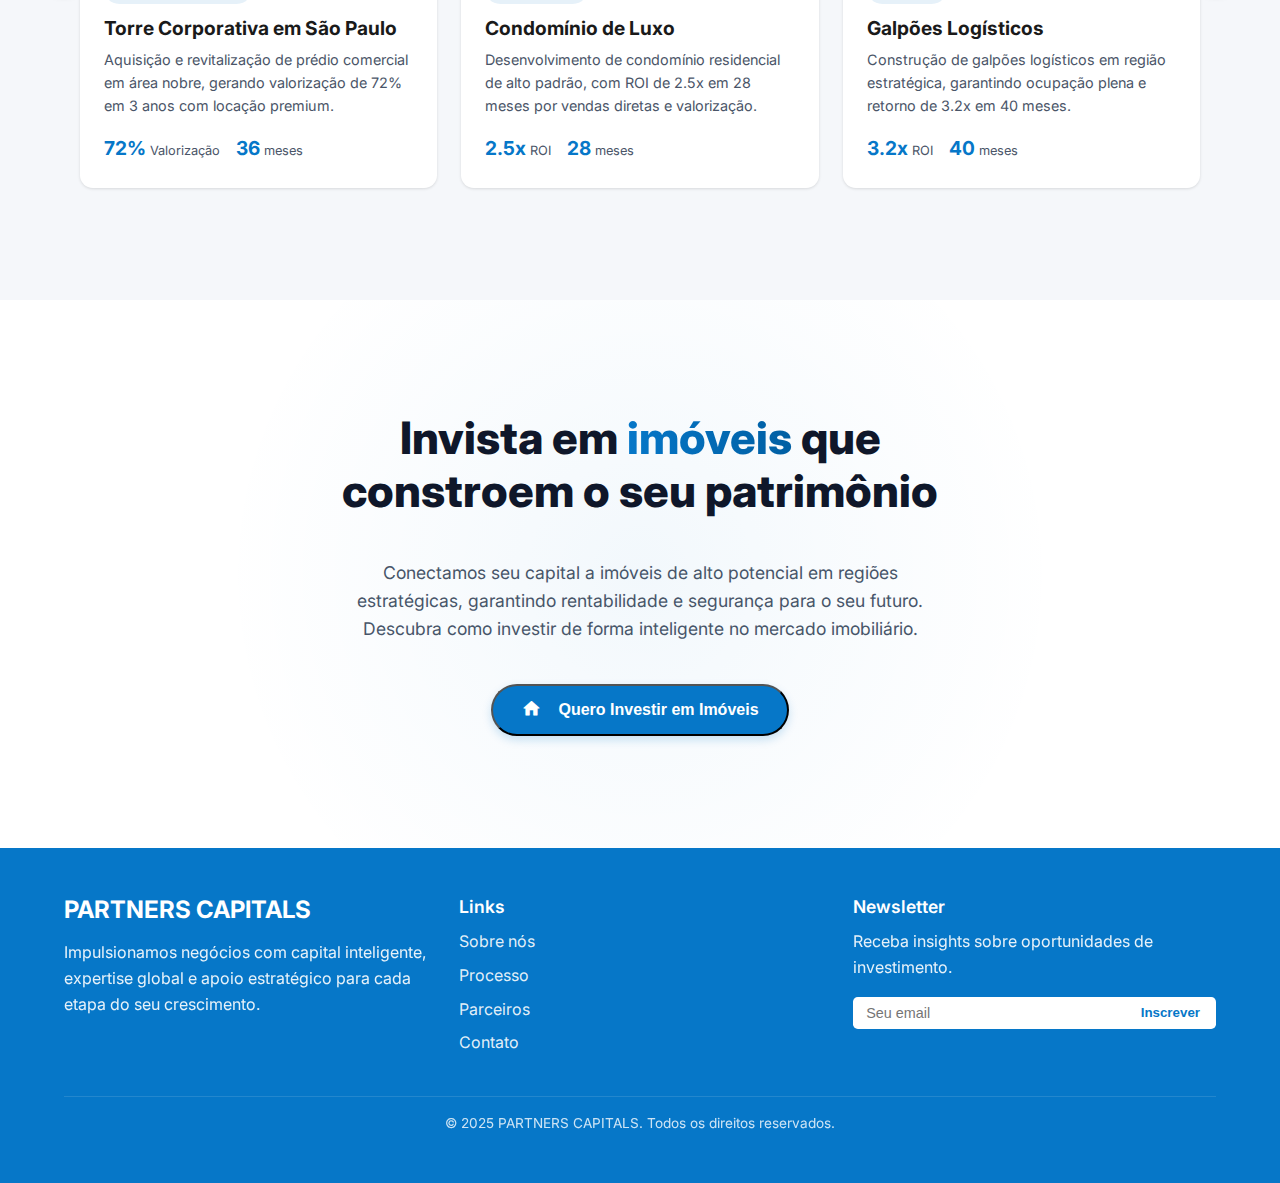
<file: imóveis.html>
<!DOCTYPE html>
<html lang="pt-BR">
<head>
  <meta charset="UTF-8" />
  <meta name="viewport" content="width=device-width, initial-scale=1.0"/>
  <meta name="description" content="Partners Capitals - Investimentos estratégicos em projetos inovadores com retorno garantido">
  <title>Partners Capitals | Investimentos em Projetos Inovadores</title>
  <link rel="stylesheet" href="style_imóveis.css" />
  <!-- Fontes Google -->
  <link href="https://fonts.googleapis.com/css2?family=Inter:wght@300;400;500;600;700&display=swap" rel="stylesheet">
  <!-- Ícones Material -->
  <link href="https://fonts.googleapis.com/icon?family=Material+Icons+Round" rel="stylesheet">
  <!-- Favicon -->
  <link rel="icon" type="image/png" href="img/favicon.png">
</head>
<body>
  <!-- Navbar Moderna - PARTNERS CAPITAL -->
<header>
  <div class="logo">
    <img src="img/PARTNERS (1).png" alt="Partners Capitals Logo">
  </div>

  <nav id="nav-links">
    <a href="index.html">
      <span class="material-icons-round">home</span>
      Começo
    </a>
    <a href="tecnologia.html">
      <span class="material-icons-round">memory</span>
      Tecnología
    </a>
    <a href="agricultura.html">
      <span class="material-icons-round">agriculture</span>
      Agricultura
    </a>
    <a href="imóveis.html">
      <span class="material-icons-round">apartment</span>
      Imóveis
    </a>
    <a href="industrial.html">
      <span class="material-icons-round">factory</span>
      Industrial
    </a>
    </a>
        <a 
        href="https://wa.me/5511964425949?text=Olá!%20Quero%20falar%20sobre%20investimentos%20estratégicos."
        class="btn-primary with-icon"
        target="_blank"
        rel="noopener"
    >
        <span class="material-icons-round">rocket_launch</span>
        Get started
    </a>
  </nav>

  <div class="hamburger" id="hamburger">
    <div class="bar"></div>
    <div class="bar"></div>
    <div class="bar"></div>
  </div>
</header>


  <!-- Hero Section Modernizada -->
  <section class="modern-hero">
    <div class="hero-bg-shape"></div>
    <div class="hero-container">
        <div class="hero-left">
            <h1><span>Invista</span> no Mercado Imobiliário</h1>
            <p>Conquiste rendimentos sólidos ao investir em imóveis residenciais, comerciais e projetos de urbanismo que valorizam seu patrimônio.</p>
            <div class="hero-buttons">
                <a href="index.html" class="btn-primary">Explorar Oportunidades</a>
                <a 
                    href="https://wa.me/5511964425949?text=Olá!%20Quero%20falar%20sobre%20investimentos%20em%20imóveis."
                    class="btn-secondary"
                    target="_blank"
                    rel="noopener"
                >
                    Falar com um Especialista
                </a>

            </div>
        </div>
        <div class="hero-right">
            <img src="img/Diseño sin título (61).png" alt="Investimento em imóveis" class="hero-image-unframed">
            <div class="hero-floating-info">🏠 +500 Imóveis Disponíveis</div>
            <div class="hero-floating-info delay">📈 Retorno Consistente</div>
        </div>
    </div>
</section>



<section class="tech-portfolio-section" id="portafolio">
  <div class="tech-portfolio-header">
    <h2>🏠 Investimentos Imobiliários que Valorizam</h2>
    <p>Investimos em imóveis residenciais, comerciais e projetos urbanos que geram renda passiva e valorização patrimonial consistente.</p>
  </div>

  <div class="tech-portfolio-grid">
    <div class="tech-card">
      <img src="img/99.png" alt="Imóveis Residenciais" loading="lazy">
      <div class="tech-card-content">
        <h3>Imóveis Residenciais</h3>
        <p>Investimentos em apartamentos e casas em regiões estratégicas com alta demanda e potencial de valorização.</p>
      </div>
    </div>
    <div class="tech-card">
      <img src="img/9.png" alt="Imóveis Comerciais" loading="lazy">
      <div class="tech-card-content">
        <h3>Imóveis Comerciais</h3>
        <p>Salas comerciais, lojas e galpões que proporcionam rendimentos consistentes através de aluguéis em localizações premium.</p>
      </div>
    </div>
    <div class="tech-card">
      <img src="img/97.png" alt="Projetos Urbanos" loading="lazy">
      <div class="tech-card-content">
        <h3>Projetos Urbanos</h3>
        <p>Investimentos em loteamentos e incorporações que geram retornos expressivos em médio e longo prazo.</p>
      </div>
    </div>
  </div>
</section>




<section class="about-section" id="about">
  <div class="about-container">
    
    <div class="about-content">
      <div class="section-header">
        <p class="section-pre-title">Investimento Inteligente</p>
        <h2 class="section-title">Investir no Futuro é Investir em Imóveis</h2>
        <p class="section-description">
          Conectamos capital a imóveis de alto potencial, transformando oportunidades em patrimônios sólidos e rentáveis.
        </p>
      </div>

      <div class="about-features">
        <div class="feature-item">
          <span class="material-icons-round feature-icon">apartment</span>
          <div>
            <h3 class="feature-title">Imóveis Residenciais</h3>
            <p class="feature-text">Investimos em empreendimentos residenciais que entregam qualidade de vida e valorização consistente.</p>
          </div>
        </div>

        <div class="feature-item">
          <span class="material-icons-round feature-icon">business</span>
          <div>
            <h3 class="feature-title">Imóveis Comerciais</h3>
            <p class="feature-text">
              Identificamos oportunidades em imóveis comerciais que geram renda recorrente e segurança de investimento.
            </p>
          </div>
        </div>

        <div class="feature-item">
          <span class="material-icons-round feature-icon">trending_up</span>
          <div>
            <h3 class="feature-title">Valorização e Renda</h3>
            <p class="feature-text">Potencializamos ativos imobiliários em regiões estratégicas, maximizando retorno e proteção patrimonial.</p>
          </div>
        </div>
      </div>
    </div>

    <div class="about-image-container">
      <img src="img/Diseño sin título (62).png" alt="Investimento em imóveis" class="about-image" loading="lazy">
    </div>
  </div>
</section>


<section class="tech-vision-section" id="imoveis">
  <div class="tech-vision-content">
    <h2>🏘️ O Futuro dos Investimentos Imobiliários</h2>
    <p>Investimos em imóveis residenciais, comerciais e oportunidades de valorização que geram renda estável e crescimento patrimonial.</p>

    <div class="tech-pillars">
      <div class="pillar-item">
        <span class="material-icons-round pillar-icon">home</span>
        <h3>Imóveis Residenciais</h3>
        <p>Selecionamos empreendimentos residenciais em áreas de alta valorização para proporcionar retorno seguro aos investidores.</p>
      </div>
      <div class="pillar-item">
        <span class="material-icons-round pillar-icon">domain</span>
        <h3>Imóveis Comerciais</h3>
        <p>Investimos em imóveis comerciais com potencial de renda passiva consistente e localização estratégica.</p>
      </div>
      <div class="pillar-item">
        <span class="material-icons-round pillar-icon">trending_up</span>
        <h3>Valorização e Renda</h3>
        <p>Buscamos oportunidades em mercados emergentes que geram valorização patrimonial e fluxo de caixa recorrente.</p>
      </div>
    </div>
  </div>
  <div class="tech-vision-lines"></div>
</section>




  



  <!-- Seção de Portfólio (Carrossel) -->
<section class="portfolio-section" id="cases">
  <div class="section-container">

    <div class="portfolio-carousel">
      <button class="carousel-nav prev" aria-label="Anterior">
        <span class="material-icons-round">chevron_left</span>
      </button>

      <div class="carousel-track">
        <div class="portfolio-item">
          <div class="portfolio-image">
            <img src="img/71.png" alt="Investimento em imóveis comerciais" loading="lazy">
            <div class="portfolio-overlay">
              <span class="material-icons-round">zoom_in</span>
            </div>
          </div>
          <div class="portfolio-content">
            <div class="portfolio-badge">Imóveis Comerciais</div>
            <h3 class="portfolio-title">Torre Corporativa em São Paulo</h3>
            <p class="portfolio-description">
              Aquisição e revitalização de prédio comercial em área nobre, gerando valorização de 72% em 3 anos com locação premium.
            </p>
            <div class="portfolio-stats">
              <div class="stat">
                <span class="stat-number">72%</span>
                <span class="stat-label">Valorização</span>
              </div>
              <div class="stat">
                <span class="stat-number">36</span>
                <span class="stat-label">meses</span>
              </div>
            </div>
          </div>
        </div>

        <div class="portfolio-item">
          <div class="portfolio-image">
            <img src="img/72.png" alt="Residenciais de alto padrão" loading="lazy">
            <div class="portfolio-overlay">
              <span class="material-icons-round">zoom_in</span>
            </div>
          </div>
          <div class="portfolio-content">
            <div class="portfolio-badge">Residenciais</div>
            <h3 class="portfolio-title">Condomínio de Luxo</h3>
            <p class="portfolio-description">
              Desenvolvimento de condomínio residencial de alto padrão, com ROI de 2.5x em 28 meses por vendas diretas e valorização.
            </p>
            <div class="portfolio-stats">
              <div class="stat">
                <span class="stat-number">2.5x</span>
                <span class="stat-label">ROI</span>
              </div>
              <div class="stat">
                <span class="stat-number">28</span>
                <span class="stat-label">meses</span>
              </div>
            </div>
          </div>
        </div>

        <div class="portfolio-item">
          <div class="portfolio-image">
            <img src="img/73.png" alt="Investimento em galpões logísticos" loading="lazy">
            <div class="portfolio-overlay">
              <span class="material-icons-round">zoom_in</span>
            </div>
          </div>
          <div class="portfolio-content">
            <div class="portfolio-badge">Logística</div>
            <h3 class="portfolio-title">Galpões Logísticos</h3>
            <p class="portfolio-description">
              Construção de galpões logísticos em região estratégica, garantindo ocupação plena e retorno de 3.2x em 40 meses.
            </p>
            <div class="portfolio-stats">
              <div class="stat">
                <span class="stat-number">3.2x</span>
                <span class="stat-label">ROI</span>
              </div>
              <div class="stat">
                <span class="stat-number">40</span>
                <span class="stat-label">meses</span>
              </div>
            </div>
          </div>
        </div>
      </div>

      <button class="carousel-nav next" aria-label="Próximo">
        <span class="material-icons-round">chevron_right</span>
      </button>
    </div>
  </div>
</section>


<!-- Quem Somos - Versão Moderna -->
 



  <section class="tech-impact-section" id="invista-imoveis">
    <div class="tech-impact-container">
        <h2 class="tech-impact-title">
            Invista em <span>imóveis</span> que constroem o seu patrimônio
        </h2>
        <p class="tech-impact-description">
            Conectamos seu capital a imóveis de alto potencial em regiões estratégicas, garantindo rentabilidade e segurança para o seu futuro. Descubra como investir de forma inteligente no mercado imobiliário.
        </p>
        <button 
            class="tech-impact-button"
            onclick="window.open('https://wa.me/5511964425949?text=Olá!%20Quero%20falar%20sobre%20investimentos%20em%20imóveis.', '_blank')"
        >
            <span class="material-icons-round" style="vertical-align: middle; font-size: 1.3rem; margin-right: 0.5rem;">home</span>
            Quero Investir em Imóveis
        </button>
    </div>
</section>

  

  


 


  
  



<footer class="footer">
  <div class="footer-container">
    <div class="footer-column">
      <h3>PARTNERS CAPITALS</h3>
      <p>Impulsionamos negócios com capital inteligente, expertise global e apoio estratégico para cada etapa do seu crescimento.</p>
    </div>
    <div class="footer-column">
      <h4>Links</h4>
      <ul>
        <li><a href="#about">Sobre nós</a></li>
        <li><a href="#process">Processo</a></li>
        <li><a href="#partners">Parceiros</a></li>
        <li><a href="#contact">Contato</a></li>
      </ul>
    </div>
    
    <div class="footer-column">
      <h4>Newsletter</h4>
      <p>Receba insights sobre oportunidades de investimento.</p>
      <form class="newsletter-form">
        <input type="email" placeholder="Seu email" required>
        <button type="submit">Inscrever</button>
      </form>
    </div>
  </div>
  <div class="footer-bottom">
    <p>&copy; 2025 PARTNERS CAPITALS. Todos os direitos reservados.</p>
  </div>
</footer>





  

  <!-- Scripts -->
  <script src="https://cdnjs.cloudflare.com/ajax/libs/gsap/3.11.4/gsap.min.js"></script>
  <script src="script_sectores.js"></script>
</body>
</html>
</file>
<file: style.css>
/* ======= VARIABLES Y BASE ======= */
:root {
  --primary: #0677c8;
  --primary-light: rgba(6, 119, 200, 0.1);
  --primary-dark: #0564a8;
  --white: #ffffff;
  --gray-light: #f5f7fa;
  --gray-medium: #e1e5eb;
  --gray-dark: #4a5568;
  --black: #1a1a1a;
  --shadow-sm: 0 1px 3px rgba(0,0,0,0.12);
  --shadow-md: 0 4px 6px rgba(0,0,0,0.1);
  --shadow-lg: 0 10px 25px rgba(0,0,0,0.1);
  --transition: all 0.3s cubic-bezier(0.25, 0.8, 0.25, 1);
}

body {
  font-family: 'Inter', 'Segoe UI', sans-serif;
  background-color: var(--white);
  color: var(--black);
  margin: 0;
  padding: 0;
  line-height: 1.6;
  overflow-x: hidden; /* ¡CLAVE! Asegura que nada desborde horizontalmente */
}

* {
  box-sizing: border-box;
  margin: 0;
  padding: 0;
}

/* ======= TYPOGRAPHY ======= */
h1, h2, h3, h4 {
  font-weight: 700;
  line-height: 1.2;
  margin-bottom: 1rem;
}

h2 {
  font-size: clamp(1.8rem, 4vw, 2.5rem);
}

p {
  margin-bottom: 1rem;
}

/* ======= MODERN HEADER ======= */
/* ======= HEADER PRINCIPAL ======= */
/* Estilos base: Aplican a todas las pantallas, con unidades relativas */
header {
  display: flex;
  justify-content: space-between;
  align-items: center;
  flex-wrap: wrap; /* Permite que se acomode si no cabe */
  padding: 14px clamp(15px, 5vw, 40px); /* Reducido max padding para tablets */
  background: #ffffff;
  position: sticky;
  top: 0;
  z-index: 1000;
  box-shadow: 0 2px 8px rgba(0, 0, 0, 0.06);
  transition: padding 0.3s ease, box-shadow 0.3s ease;
  width: 100%;
  box-sizing: border-box;
}

.logo img {
  height: clamp(45px, 6vw, 65px);
  width: auto;
  transition: transform 0.3s ease, height 0.3s ease;
}

.logo img:hover {
  transform: scale(1.02);
}

nav {
  display: flex;
  align-items: center;
  gap: clamp(8px, 1.2vw, 16px);
  flex-wrap: wrap; /* Evita cortes si no cabe */
}

nav a {
  display: inline-flex;
  align-items: center;
  gap: 5px;
  text-decoration: none;
  color: #0677c8;
  font-weight: 500;
  font-size: clamp(0.9rem, 1vw, 1rem);
  padding: 6px 4px;
  border-radius: 6px;
  transition: color 0.3s, background 0.3s, transform 0.2s;
  white-space: nowrap;
}

nav a:hover {
  color: #045fa0;
  background: rgba(6, 119, 200, 0.08);
  transform: translateY(-2px);
}

nav a span.material-icons-round {
  font-size: clamp(1rem, 1vw, 1.1rem);
  transition: transform 0.3s;
}

nav a:hover span.material-icons-round {
  transform: translateY(-1px);
}

.btn-primary {
  background: #0677c8;
  color: #ffffff;
  border: none;
  padding: 8px clamp(12px, 2vw, 18px);
  border-radius: 8px;
  font-weight: 600;
  cursor: pointer;
  display: inline-flex;
  align-items: center;
  gap: 8px;
  font-size: clamp(0.9rem, 1vw, 1rem);
  transition: background 0.3s, transform 0.2s, box-shadow 0.2s;
  white-space: nowrap;
}

.btn-primary:hover {
  background: #0565a8;
  transform: translateY(-2px);
  box-shadow: 0 4px 10px rgba(0, 0, 0, 0.08);
}

/* ======= HAMBURGER ======= */
.hamburger {
  display: none;
  flex-direction: column;
  gap: 5px;
  cursor: pointer;
  z-index: 1100;
}

.hamburger .bar {
  width: 24px;
  height: 3px;
  background-color: #0677c8;
  border-radius: 2px;
  transition: all 0.3s;
}

/* --- Responsive Activation --- */

@media (max-width: 992px) {
  .hamburger {
    display: flex;
  }

  nav {
    position: fixed;
    top: 0;
    right: -100%;
    height: 100vh;
    width: clamp(250px, 85vw, 350px);
    background: #ffffff;
    flex-direction: column;
    align-items: flex-start;
    justify-content: flex-start;
    padding: 80px 25px 30px;
    gap: 16px;
    transition: right 0.3s ease;
    box-shadow: -2px 0 12px rgba(0, 0, 0, 0.08);
    overflow-y: auto;
    box-sizing: border-box;
  }

  nav.show {
    right: 0;
  }

  nav a {
    font-size: clamp(1rem, 3.5vw, 1.2rem);
    padding: 10px 0;
    width: 100%;
    box-sizing: border-box;
  }

  .btn-primary {
    width: 100%;
    justify-content: center;
    padding: 12px;
  }

  .logo img {
    height: clamp(50px, 8vw, 70px);
  }
}

@media (max-width: 576px) {
  header {
    padding: 10px clamp(10px, 4vw, 20px);
  }

  .logo img {
    height: clamp(48px, 10vw, 65px);
  }

  nav {
    width: clamp(220px, 90vw, 300px);
    padding: 70px 20px 25px;
  }

  nav a {
    font-size: clamp(1rem, 4.5vw, 1.2rem);
  }
}

/* Hamburger Animation */
.hamburger.active .bar:nth-child(1) {
  transform: rotate(45deg) translate(5px, 5px);
}

.hamburger.active .bar:nth-child(2) {
  opacity: 0;
}

.hamburger.active .bar:nth-child(3) {
  transform: rotate(-45deg) translate(5px, -5px);
}


/* ======= MODERN HERO ======= */
.modern-hero {
  position: relative;
  overflow: hidden;
  padding: clamp(4rem, 8vw, 6rem) 5%;
  background: linear-gradient(135deg, rgba(245, 243, 255, 0.8) 0%, rgba(255, 255, 255, 1) 100%);
}

.hero-container {
  max-width: 1400px;
  margin: 0 auto;
  display: flex;
  align-items: center;
  gap: 3rem;
}

.hero-content {
  flex: 1;
  min-width: 300px;
  position: relative;
  z-index: 2;
}

.hero-badge {
  display: inline-block;
  background-color: var(--primary-light);
  color: var(--primary);
  padding: 0.4rem 0.8rem;
  border-radius: 2rem;
  font-size: 0.85rem;
  font-weight: 600;
  margin-bottom: 1.2rem;
}

.hero-title {
  font-size: clamp(2.5rem, 5vw, 3.5rem);
  font-weight: 800;
  color: var(--black);
  margin-bottom: 1.5rem;
  line-height: 1.2;
}

.title-line {
  display: block;
}

.title-highlight {
  color: var(--primary);
  position: relative;
  display: inline-block;
}

.title-highlight::after {
  content: '';
  position: absolute;
  bottom: 0.2rem;
  left: 0;
  width: 100%;
  height: 0.4rem;
  background-color: rgba(6, 119, 200, 0.2);
  z-index: -1;
  border-radius: 0.2rem;
}

.hero-subtitle {
  font-size: 1.2rem;
  color: var(--gray-dark);
  margin-bottom: 2rem;
  max-width: 600px;
}

.hero-cta {
  display: flex;
  gap: 1rem;
  flex-wrap: wrap;
  margin-bottom: 3rem;
}

.btn-large {
  padding: 0.9rem 1.8rem;
  font-size: 1rem;
}

.btn-secondary {
  background-color: transparent;
  color: var(--primary);
  border: 1px solid var(--primary);
  border-radius: 0.5rem;
  padding: 0.7rem 1.5rem;
  font-weight: 600;
  cursor: pointer;
  transition: var(--transition);
  display: inline-flex;
  align-items: center;
  gap: 0.5rem;
}

.btn-secondary:hover {
  background-color: var(--primary-light);
  transform: translateY(-2px);
  box-shadow: var(--shadow-sm);
}

.hero-stats {
  display: flex;
  gap: 1.5rem;
  flex-wrap: wrap;
}

.stat-item {
  background-color: var(--white);
  border-radius: 0.5rem;
  padding: 1rem 1.5rem;
  box-shadow: var(--shadow-sm);
  transition: var(--transition);
}

.stat-item:hover {
  transform: translateY(-5px);
  box-shadow: var(--shadow-md);
}

.stat-value {
  font-size: 1.8rem;
  font-weight: 700;
  color: var(--primary);
  line-height: 1;
}

.stat-label {
  font-size: 0.85rem;
  color: var(--gray-dark);
}

.hero-visual {
  flex: 1;
  min-width: 300px;
  position: relative;
}

.visual-container {
  position: relative;
  max-width: 600px;
  margin: 0 auto;
}

.hero-image {
  width: 100%;
  height: auto;
  transition: var(--transition);
  display: block;
  object-fit: cover;
}



.floating-element {
  position: absolute;
  background-color: var(--white);
  border-radius: 0.5rem;
  padding: 0.6rem 1rem;
  box-shadow: var(--shadow-sm);
  display: flex;
  align-items: center;
  gap: 0.5rem;
  font-size: 0.85rem;
  font-weight: 500;
  z-index: 3;
  animation: float 6s ease-in-out infinite;
  transition: var(--transition);
}

.floating-element:hover {
  transform: translateY(-15px) scale(1.05);
  box-shadow: var(--shadow-md);
}

.el1 {
  top: 10%;
  left: -5%;
  animation-delay: 0s;
}

.el2 {
  bottom: 15%;
  right: -5%;
  animation-delay: 1.5s;
}

@keyframes float {
  0%, 100% { transform: translateY(0); }
  50% { transform: translateY(-10px); }
}

/* ======= PARTNERS SECTION ======= */
.partners-section {
  padding: 2rem 5%;
  background-color: var(--white);
  position: relative;
  overflow: hidden; /* Asegura que el contenido no desborde */
  /* Importante: no usar floats o position: absolute/fixed de forma descontrolada que saque elementos del flujo */
}

.section-container {
  max-width: 1200px;
  margin: 0 auto;
}

.section-pre-title {
  text-align: center;
  color: var(--primary);
  font-size: 0.9rem;
  font-weight: 600;
  text-transform: uppercase;
  letter-spacing: 0.1rem;
  margin-bottom: 1rem;
  /* Estas propiedades son importantes para evitar que el texto desborde */
  white-space: nowrap; /* Mantiene el texto en una sola línea */
  overflow: hidden; /* Oculta cualquier texto que no quepa */
  text-overflow: ellipsis; /* Añade "..." al final si el texto es muy largo */
  display: block; /* Asegura que ocupe todo el ancho disponible y no se posicione al lado de nada */
  width: 100%; /* Asegura que ocupe el ancho del contenedor */
  max-width: 100%; /* Limita su ancho al 100% */
}

.partners-logos {
  display: flex;
  justify-content: center;
  align-items: center;
  flex-wrap: wrap;
  gap: 2rem;
  padding: 1rem 0;
}

.logo-item {
  opacity: 0.7;
  transition: var(--transition);
  flex: 0 0 auto;
  min-width: 80px;
  max-width: 120px;
}

.logo-item:hover {
  opacity: 1;
  transform: translateY(-5px) scale(1.05);
}

.logo-item img {
  height: 2rem;
  width: 100%;
  object-fit: contain;
  filter: grayscale(100%) brightness(0.5);
  transition: var(--transition);
}

.logo-item:hover img {
  filter: grayscale(0%) brightness(1);
}

/* ======= ABOUT US SECTION ======= */

.about-section {
    padding: 5rem 2rem;
    background: #ffffff;
    text-align: center;
    color: #0f172a;
}

.section-container {
    max-width: 1100px;
    margin: 0 auto;
}

.section-header .section-pre-title {
    color: #2563eb;
    font-weight: 600;
    letter-spacing: 0.05em;
    text-transform: uppercase;
    font-size: 0.9rem;
    margin-bottom: 0.5rem;
}

.section-header .section-title {
    font-size: clamp(2rem, 5vw, 2.5rem);
    font-weight: 800;
    margin-bottom: 1rem;
    color: #0f172a;
}

.section-header .section-description {
    font-size: 1.1rem;
    color: #475569;
    max-width: 600px;
    margin: 0 auto 3rem auto;
    line-height: 1.6;
}

.about-grid {
    display: grid;
    grid-template-columns: repeat(auto-fit, minmax(250px, 1fr));
    gap: 2rem;
}

.about-card {
    background: #f8fafc;
    padding: 2rem 1.5rem;
    border-radius: 1rem;
    box-shadow: 0 4px 12px rgba(0,0,0,0.05);
    transition: transform 0.3s ease, box-shadow 0.3s ease;
    display: flex;
    flex-direction: column;
    align-items: center;
}

.about-card:hover {
    transform: translateY(-6px);
    box-shadow: 0 12px 24px rgba(0,0,0,0.08);
}

.card-icon {
    background: #2563eb;
    color: #ffffff;
    border-radius: 50%;
    padding: 1rem;
    display: flex;
    align-items: center;
    justify-content: center;
    font-size: 2rem;
    margin-bottom: 1rem;
    box-shadow: 0 4px 10px rgba(37, 99, 235, 0.4);
    transition: background 0.3s ease, transform 0.3s ease;
}

.about-card:hover .card-icon {
    background: #1d4ed8;
    transform: scale(1.1);
}

.card-title {
    font-size: 1.25rem;
    font-weight: 700;
    color: #0f172a;
    margin-bottom: 0.5rem;
}

.card-text {
    font-size: 1rem;
    color: #475569;
    line-height: 1.5;
}

/* ======= STATS SECTION ======= */
/* ======= STATS SECTION FUTURISTA Y MODERNA ======= */
/* ======= STATS SECTION MODERNA, FONDO AZUL Y CUADROS BLANCOS ======= */
.stats-section {
  position: relative;
  padding: clamp(3rem, 6vw, 5rem) 5%;
  background: #0677c8;
  color: #ffffff;
  overflow: hidden;
}

.stats-background {
  position: absolute;
  inset: 0;
  background: radial-gradient(circle at 30% 40%, rgba(255, 255, 255, 0.07) 0%, transparent 50%),
              radial-gradient(circle at 70% 60%, rgba(255, 255, 255, 0.07) 0%, transparent 50%);
  z-index: 1;
}

.stats-content {
  position: relative;
  z-index: 2;
  max-width: 1100px;
  margin: 0 auto;
  display: grid;
  grid-template-columns: repeat(auto-fit, minmax(180px, 1fr));
  gap: 1.5rem;
  text-align: center;
  align-items: center;
}

.stat-item {
  padding: 1.5rem 1rem;
  background: #ffffff; /* CUADROS BLANCOS */
  border-radius: 1rem;
  transition: transform 0.3s ease, box-shadow 0.3s ease;
  box-shadow: 0 5px 15px rgba(0, 0, 0, 0.1);
  cursor: default;
}

.stat-item:hover {
  transform: translateY(-4px) scale(1.02);
  box-shadow: 0 8px 20px rgba(0, 0, 0, 0.15);
}

.stat-number {
  font-size: 2.5rem;
  font-weight: 800;
  margin-bottom: 0.4rem;
  color: #0677c8; /* AZUL CORPORATIVO PARA CONTRASTE */
  line-height: 1.1;
}

.stat-label {
  font-size: 1rem;
  font-weight: 600;
  color: #333333;
}

.stat-description {
  font-size: 0.9rem;
  margin-top: 0.4rem;
  color: #555555;
  max-width: 240px;
  margin-left: auto;
  margin-right: auto;
}

/* Mobile ajuste */
@media (max-width: 500px) {
  .stat-number {
    font-size: 2.2rem;
  }
}


/* ======= PROCESS SECTION ======= */
/* ======= PROCESS SECTION MODERNO Y PREMIUM ======= */
.process-section {
  padding: clamp(2.5rem, 6vw, 4rem) 5%;
  background: linear-gradient(135deg, #f9fbfd 0%, #ffffff 100%);
}

.process-steps {
  max-width: 800px;
  margin: 0 auto;
  position: relative;
  padding-left: 2rem; /* ajuste para centrar la línea */
}

.process-line {
  position: absolute;
  top: 0;
  left: 2.5rem;
  height: 100%;
  width: 3px;
  background: linear-gradient(to bottom, var(--primary), var(--primary-light));
  border-radius: 2px;
  z-index: 1;
}

.step-item {
  position: relative;
  padding: 0 0 2rem 4rem;
  z-index: 2;
}

.step-number {
  position: absolute;
  left: 0;
  top: 0;
  width: 3rem;
  height: 3rem;
  background: var(--white);
  border: 2px solid var(--primary);
  border-radius: 50%;
  display: flex;
  align-items: center;
  justify-content: center;
  font-size: 1.1rem;
  font-weight: 600;
  color: var(--primary);
  transition: background 0.3s, color 0.3s, transform 0.3s;
}

.step-item:hover .step-number {
  background: var(--primary);
  color: #fff;
  transform: scale(1.05);
}

.step-content {
  background: #ffffff;
  border-radius: 0.75rem;
  padding: 1.2rem 1.5rem;
  box-shadow: 0 4px 12px rgba(0,0,0,0.05);
  border: 1px solid var(--gray-light);
  transition: transform 0.3s ease, box-shadow 0.3s ease, border-color 0.3s;
}

.step-item:hover .step-content {
  transform: translateY(-4px);
  box-shadow: 0 8px 20px rgba(0,0,0,0.08);
  border-color: var(--primary-light);
}

.step-title {
  font-size: 1.1rem;
  color: var(--primary);
  margin-bottom: 0.5rem;
  font-weight: 600;
}

.step-description {
  color: var(--gray-dark);
  font-size: 0.95rem;
  line-height: 1.5;
}

/* Ajustes en mobile */
@media (max-width: 600px) {
  .process-section {
    padding: 2rem 1.5rem;
  }
  .process-steps {
    padding-left: 1rem;
  }
  .process-line {
    left: 1.5rem;
  }
  .step-item {
    padding: 0 0 1.5rem 3rem;
  }
  .step-number {
    width: 2.5rem;
    height: 2.5rem;
    font-size: 1rem;
  }
}

/* ======= PORTFOLIO SECTION ======= */
.portfolio-section {
  padding: clamp(4rem, 8vw, 6rem) 5%;
  background-color: var(--gray-light);
}

.portfolio-carousel {
  position: relative;
  max-width: 1200px;
  margin: 0 auto;
}

.carousel-nav {
  position: absolute;
  top: 50%;
  transform: translateY(-50%);
  width: 3rem;
  height: 3rem;
  background-color: var(--white);
  border: none;
  border-radius: 50%;
  box-shadow: var(--shadow-md);
  cursor: pointer;
  z-index: 10;
  display: flex;
  align-items: center;
  justify-content: center;
  color: var(--primary);
  transition: var(--transition);
}

.carousel-nav:hover {
  background-color: var(--primary);
  color: var(--white);
}

.prev {
  left: -1.5rem;
}

.next {
  right: -1.5rem;
}

.carousel-track {
  display: flex;
  gap: 1.5rem;
  padding: 1rem;
  overflow-x: auto;
  scroll-snap-type: x mandatory;
  scroll-padding-left: 1rem;
  scrollbar-width: none;
  -ms-overflow-style: none;
}

.carousel-track::-webkit-scrollbar {
  display: none;
}

.portfolio-item {
  flex: 0 0 calc(33.333% - 1rem);
  min-width: 280px;
  scroll-snap-align: start;
  background-color: var(--white);
  border-radius: 0.8rem;
  overflow: hidden;
  box-shadow: var(--shadow-sm);
  transition: var(--transition);
}

.portfolio-item:hover {
  transform: translateY(-5px);
  box-shadow: var(--shadow-md);
}

.portfolio-image {
  position: relative;
  height: 200px;
  overflow: hidden;
}

.portfolio-image img {
  width: 100%;
  height: 100%;
  object-fit: cover;
  transition: transform 0.5s ease;
}

.portfolio-item:hover .portfolio-image img {
  transform: scale(1.05);
}

.portfolio-overlay {
  position: absolute;
  top: 0;
  left: 0;
  width: 100%;
  height: 100%;
  background-color: rgba(6, 119, 200, 0.3);
  display: flex;
  align-items: center;
  justify-content: center;
  opacity: 0;
  transition: var(--transition);
}

.portfolio-item:hover .portfolio-overlay {
  opacity: 1;
}

.portfolio-content {
  padding: 1.5rem;
}

.portfolio-badge {
  display: inline-block;
  background-color: var(--primary-light);
  color: var(--primary);
  padding: 0.3rem 0.8rem;
  border-radius: 2rem;
  font-size: 0.8rem;
  font-weight: 600;
  margin-bottom: 0.8rem;
}

.portfolio-title {
  font-size: 1.2rem;
  color: var(--black);
  margin-bottom: 0.5rem;
}

.portfolio-description {
  color: var(--gray-dark);
  font-size: 0.9rem;
  margin-bottom: 1rem;
}

.portfolio-stats {
  display: flex;
  gap: 1rem;
}

.stat {
  text-align: center;
}

.stat-number {
  font-size: 1.2rem;
  font-weight: 700;
  color: var(--primary);
}

.stat-label {
  font-size: 0.8rem;
  color: var(--gray-dark);
}

/* ======= SECTORS SECTION ======= */
.sectors-section {
  padding: clamp(4rem, 8vw, 6rem) 5%;
  background-color: var(--white);
}

.sectors-grid {
  display: grid;
  grid-template-columns: repeat(auto-fit, minmax(280px, 1fr));
  gap: 1.5rem;
  max-width: 1200px;
  margin: 0 auto;
}

.sector-card {
  background-color: var(--white);
  border-radius: 0.8rem;
  overflow: hidden;
  box-shadow: var(--shadow-sm);
  transition: var(--transition);
  border: 1px solid var(--gray-medium);
}

.sector-card:hover {
  transform: translateY(-5px);
  box-shadow: var(--shadow-md);
  border-color: var(--primary-light);
}

.card-header {
  padding: 1.5rem;
  background-color: var(--primary-light);
  display: flex;
  align-items: center;
  gap: 1rem;
}

.card-icon {
  width: 3rem;
  height: 3rem;
  background-color: var(--primary);
  border-radius: 0.5rem;
  display: flex;
  align-items: center;
  justify-content: center;
  color: var(--white);
  font-size: 1.5rem;
}

.card-title {
  font-size: 1.2rem;
  color: var(--black);
  margin: 0;
}

.card-content {
  padding: 1.5rem;
}

.sector-list {
  list-style: none;
  margin-bottom: 1.5rem;
}

.sector-list li {
  padding: 0.5rem 0;
  color: var(--gray-dark);
  position: relative;
  padding-left: 1.5rem;
}

.sector-list li::before {
  content: '';
  position: absolute;
  left: 0;
  top: 1rem;
  width: 0.6rem;
  height: 0.6rem;
  background-color: var(--primary);
  border-radius: 50%;
}

.sector-stats {
  display: flex;
  gap: 1rem;
  margin-top: 1.5rem;
}

/* ======= FEATURES SECTION ======= */
.features-section {
  padding: clamp(4rem, 8vw, 6rem) 5%;
  background-color: var(--gray-light);
}

.features-content {
  max-width: 1200px;
  margin: 0 auto;
  display: flex;
  align-items: center;
  gap: 3rem;
}

.features-text {
  flex: 1;
  min-width: 300px;
}

.features-list {
  display: flex;
  flex-direction: column;
  gap: 1.5rem;
  margin-top: 2rem;
}

.feature-item {
  display: flex;
  gap: 1rem;
}

.feature-icon {
  flex: 0 0 3rem;
  height: 3rem;
  background-color: var(--primary-light);
  border-radius: 0.5rem;
  display: flex;
  align-items: center;
  justify-content: center;
  color: var(--primary);
  font-size: 1.5rem;
}

.feature-text h3 {
  font-size: 1.2rem;
  color: var(--black);
  margin-bottom: 0.3rem;
}

.feature-text p {
  color: var(--gray-dark);
  font-size: 0.95rem;
}

.features-visual {
  flex: 1;
  min-width: 300px;
  position: relative;
}

.features-visual img {
  max-width: 100%;
  height: auto;
  display: block;
}

.floating-tag {
  position: absolute;
  background-color: var(--white);
  border-radius: 2rem;
  padding: 0.5rem 1rem;
  box-shadow: var(--shadow-sm);
  font-size: 0.85rem;
  font-weight: 500;
  animation: float 4s ease-in-out infinite;
}

.tag1 {
  top: 20%;
  left: -5%;
  animation-delay: 0s;
}

.tag2 {
  bottom: 15%;
  right: -5%;
  animation-delay: 1s;
}

/* ======= TESTIMONIALS SECTION ======= */
.testimonials-section {
  padding: clamp(4rem, 8vw, 6rem) 5%;
  background-color: var(--white);
}

.testimonials-carousel {
  max-width: 800px;
  margin: 0 auto;
  position: relative;
}

.testimonial-item {
  background-color: var(--white);
  border-radius: 0.8rem;
  padding: 2rem;
  box-shadow: var(--shadow-sm);
  border: 1px solid var(--gray-medium);
  margin-bottom: 2rem;
}

.testimonial-content {
  position: relative;
  margin-bottom: 1.5rem;
}

.quote-icon {
  position: absolute;
  top: -1rem;
  left: -1rem;
  color: var(--primary-light);
  font-size: 3rem;
  opacity: 0.5;
}

.testimonial-text {
  font-size: 1.1rem;
  color: var(--gray-dark);
  font-style: italic;
  position: relative;
  z-index: 2;
}

.testimonial-author {
  display: flex;
  align-items: center;
  gap: 1rem;
}

.author-image {
  width: 4rem;
  height: 4rem;
  border-radius: 50%;
  overflow: hidden;
}

.author-image img {
  width: 100%;
  height: 100%;
  object-fit: cover;
}

.author-info {
  flex: 1;
}

.author-name {
  font-size: 1.1rem;
  color: var(--black);
  margin-bottom: 0.2rem;
}

.author-title {
  font-size: 0.9rem;
  color: var(--gray-dark);
  margin-bottom: 0.5rem;
}

.author-rating {
  color: var(--primary);
  display: flex;
  gap: 0.2rem;
}

/* ======= CTA SECTION ======= */
.cta-section {
  background: linear-gradient(135deg, #0677c8 0%);
  color: #ffffff;
  padding: clamp(2rem, 6vw, 4rem) 5%;
  display: flex;
  justify-content: center;
  align-items: center;
}

.cta-container {
  text-align: center;
  max-width: 600px;
  padding: 1rem;
}

.cta-title {
  font-size: clamp(1.5rem, 4vw, 2.2rem);
  font-weight: 700;
  margin-bottom: 0.8rem;
}

.cta-text {
  font-size: 1rem;
  opacity: 0.9;
  line-height: 1.5;
  margin-bottom: 1.5rem;
}

.btn-primary {
  background: #0677c8;
  color: white;
  border: none;
  border-radius: 0.5rem;
  padding: 0.7rem 1.2rem;
  font-weight: 600;
  font-size: 1rem;
  cursor: pointer;
  display: inline-flex;
  align-items: center;
  gap: 0.5rem;
  transition: background 0.3s, transform 0.3s, box-shadow 0.3s;
  box-shadow: 0 4px 12px rgba(0, 0, 0, 0.15);
}

.btn-primary:hover {
  background: #f5f5f5;
  transform: translateY(-2px);
}

.btn-primary:focus-visible {
  outline: 2px solid #ffffff;
  outline-offset: 4px;
}



/* ======= FOOTER ======= */
.footer {
  background: #0677c8;
  color: #ffffff;
  padding: 3rem 5% 2rem;
  font-family: 'Inter', sans-serif;
}

.footer-container {
  max-width: 1200px;
  margin: 0 auto;
  display: grid;
  grid-template-columns: repeat(auto-fit, minmax(220px, 1fr));
  gap: 2rem;
}

.footer-column h3 {
  font-size: 1.5rem;
  margin-bottom: 1rem;
  font-weight: 700;
}

.footer-column h4 {
  font-size: 1.1rem;
  margin-bottom: 0.8rem;
  font-weight: 600;
}

.footer-column p {
  opacity: 0.9;
  line-height: 1.6;
}

.footer-column ul {
  list-style: none;
  padding: 0;
  margin: 0;
}

.footer-column ul li {
  margin-bottom: 0.5rem;
}

.footer-column a {
  color: rgba(255, 255, 255, 0.9);
  text-decoration: none;
  transition: color 0.3s;
}

.footer-column a:hover {
  color: #ffffff;
}

.newsletter-form {
  display: flex;
  margin-top: 0.5rem;
}

.newsletter-form input {
  flex: 1;
  padding: 0.5rem 0.8rem;
  border: none;
  border-radius: 0.3rem 0 0 0.3rem;
  font-size: 0.9rem;
}

.newsletter-form button {
  background: #ffffff;
  color: #0677c8;
  border: none;
  padding: 0 1rem;
  font-weight: 600;
  cursor: pointer;
  border-radius: 0 0.3rem 0.3rem 0;
  transition: background 0.3s;
}

.newsletter-form button:hover {
  background: #f0f0f0;
}

.footer-bottom {
  text-align: center;
  border-top: 1px solid rgba(255, 255, 255, 0.15);
  margin-top: 2rem;
  padding-top: 1rem;
  font-size: 0.85rem;
  opacity: 0.8;
}

/* ======= RESPONSIVENESS ======= */
@media (max-width: 1200px) {
  .features-content,
  .cta-container {
    flex-direction: column;
    text-align: center;
  }
  
  .features-list {
    align-items: center;
  }
  
  .feature-item {
    max-width: 500px;
  }
  
  .cta-buttons {
    justify-content: center;
  }
}

@media (max-width: 992px) {
  .hero-container {
    flex-direction: column;
    text-align: center;
  }
  
  .hero-stats {
    justify-content: center;
  }
  
  .title-highlight::after {
    left: 50%;
    transform: translateX(-50%);
    width: 80%;
  }
  
  .process-steps {
    max-width: 600px;
  }

  .carousel-nav {
    width: 2.5rem;
    height: 2.5rem;
    font-size: 1.2rem;
  }

  .prev {
    left: 0.5rem;
  }

  .next {
    right: 0.5rem;
  }

  .portfolio-item {
    flex: 0 0 calc(50% - 0.75rem);
  }
}

@media (max-width: 768px) {
  .desktop-nav {
    display: none;
  }
  
  .hamburger {
    display: flex;
  }
  
  .logo-text {
    display: block; /* Muestra el texto del logo en móvil */
    font-size: 1.1rem; /* Ajusta el tamaño para que quepa mejor */
  }
  
  .hero-cta,
  .cta-buttons {
    flex-direction: column;
    align-items: center;
  }
  
  .btn-primary,
  .btn-secondary,
  .btn-outline {
    width: 100%;
    justify-content: center;
  }
  
  .footer-top {
    grid-template-columns: 1fr;
  }
  
  .footer-links {
    grid-template-columns: repeat(2, 1fr);
  }

  .process-line {
    left: 1.5rem; 
  }
  .step-item {
    padding-left: 3.5rem;
  }
  .step-number {
    left: 0; 
    width: 3.5rem;
    height: 3.5rem;
    font-size: 1.3rem;
  }

  .portfolio-item {
    flex: 0 0 100%;
  }
  
  .carousel-track {
    scroll-padding-left: 0;
    gap: 1rem;
  }

  /* Ajustes específicos para evitar que la sección de Partners se suba */
  .partners-section {
    margin-top: 0; /* Asegura que no haya márgenes negativos no deseados */
    padding-top: clamp(2rem, 5vw, 3rem); /* Ajusta el padding superior para móviles */
  }

  /* Asegurarse de que el header no tenga ningún "padding-right" oculto o similar que empuje */
  .sticky-header {
    padding-right: 5%; /* Mantiene el padding consistente en ambos lados */
  }
  .header-container {
    /* Aquí no deberían necesitarse más cambios, flexbox ya hace un buen trabajo */
  }
}
.btn-outline-primary {
  background: #ffffff;              /* fondo blanco */
  color: #0677c8;                   /* texto azul */
  border: 2px solid #0677c8;        /* borde azul */
  padding: 12px 28px;
  border-radius: 8px;
  font-weight: 600;
  cursor: pointer;
  display: inline-flex;
  align-items: center;
  gap: 8px;
  font-size: 1rem;
  transition: background 0.3s, color 0.3s, transform 0.2s, box-shadow 0.2s;
}

.btn-outline-primary:hover {
  background: #0677c8;              /* azul en hover */
  color: #ffffff;                   /* texto blanco en hover */
  transform: translateY(-2px);
  box-shadow: 0 5px 12px rgba(0,0,0,0.1);
}


@media (max-width: 576px) {
  .stats-content {
    grid-template-columns: 1fr;
  }
  
  .testimonial-author {
    flex-direction: column;
    text-align: center;
  }
  
  .author-info {
    text-align: center;
  }
  
  .author-rating {
    justify-content: center;
  }
  
  .footer-bottom {
    flex-direction: column;
    text-align: center;
  }
  
  .legal-links {
    justify-content: center;
  }

  .logo-text {
    font-size: 1rem;
  }
}

.video-section {
  padding: clamp(4rem, 8vw, 6rem) 5%;
  background: linear-gradient(135deg, #f9fbfc 0%, #eef3f8 100%);
  display: flex;
  justify-content: center;
  align-items: center;
}

.video-container {
  max-width: 900px;
  width: 100%;
  text-align: center;
}

.video-title {
  font-size: clamp(2rem, 5vw, 2.6rem);
  color: #0677c8; /* azul corporativo profundo */
  font-weight: 700;
  margin-bottom: 1rem;
  line-height: 1.25;
  letter-spacing: -0.5px;
}

.video-text {
  font-size: 1.125rem;
  color: #444;
  margin-bottom: 2.2rem;
  max-width: 700px;
  margin-left: auto;
  margin-right: auto;
  line-height: 1.6;
}

.video-wrapper {
  position: relative;
  padding-bottom: 56.25%; /* 16:9 */
  height: 0;
  overflow: hidden;
  border-radius: 1rem;
  box-shadow: 0 12px 24px rgba(0,0,0,0.08);
  transition: transform 0.3s ease, box-shadow 0.3s ease;
}

.video-wrapper:hover {
  transform: scale(1.015);
  box-shadow: 0 16px 32px rgba(0,0,0,0.12);
}

.video-wrapper iframe {
  position: absolute;
  top: 0;
  left: 0;
  width: 100%;
  height: 100%;
  border: none;
  border-radius: 1rem;
}

/* Animación al aparecer */
@media (prefers-reduced-motion: no-preference) {
  .video-section {
    opacity: 0;
    transform: translateY(40px);
    animation: fadeSlideIn 0.8s ease-out forwards;
  }

  @keyframes fadeSlideIn {
    to {
      opacity: 1;
      transform: translateY(0);
    }
  }
}


/* ======= ANIMATIONS AND EFFECTS ======= */
@keyframes fadeIn {
  from { opacity: 0; transform: translateY(20px); }
  to { opacity: 1; transform: translateY(0); }
}

.animate-fade {
  animation: fadeIn 0.8s ease forwards;
}

.delay-100 { animation-delay: 0.1s; }
.delay-200 { animation-delay: 0.2s; }
.delay-300 { animation-delay: 0.3s; }
.delay-400 { animation-delay: 0.4s; }
.delay-500 { animation-delay: 0.5s; }

/* Glow on hover effect for buttons and cards */
.glow-on-hover {
  position: relative;
  overflow: hidden;
}

.glow-on-hover::before {
  content: '';
  position: absolute;
  top: -50%;
  left: -50%;
  width: 200%;
  height: 200%;
  background: linear-gradient(
    to bottom right,
    rgba(255, 255, 255, 0) 0%,
    rgba(255, 255, 255, 0) 35%,
    rgba(255, 255, 255, 0.3) 50%,
    rgba(255, 255, 255, 0) 65%,
    rgba(255, 255, 255, 0) 100%
  );
  transform: rotate(30deg);
  transition: all 0.6s ease;
  opacity: 0;
}

.glow-on-hover:hover::before {
  opacity: 1;
  animation: shine 1.5s ease infinite;
}

@keyframes shine {
  0% { left: -50%; top: -50%; }
  100% { left: 150%; top: 150%; }
}

/* Wave effect in the footer */
.wave-effect {
  position: relative;
  overflow: hidden;
}

.wave-effect::after {
  content: '';
  position: absolute;
  top: 0;
  left: 0;
  width: 100%;
  height: 100%;
  background: radial-gradient(circle at center, rgba(255,255,255,0.1) 0%, transparent 70%);
  opacity: 0;
  transition: opacity 0.3s ease;
}

.wave-effect:hover::after {
  opacity: 1;
}

/* Accessibility for Reduced Motion */
@media (prefers-reduced-motion: reduce) {
  .animate-fade,
  .floating-element,
  .floating-tag,
  .glow-on-hover::before,
  .wave-effect::after {
    animation: none !important;
    transition: none !important;
  }
}
</file>
<file: style_agricultura.css>
/* ======= VARIABLES Y BASE ======= */
:root {
  --primary: #0677c8;
  --primary-light: rgba(6, 119, 200, 0.1);
  --primary-dark: #0564a8;
  --white: #ffffff;
  --gray-light: #f5f7fa;
  --gray-medium: #e1e5eb;
  --gray-dark: #4a5568;
  --black: #1a1a1a;
  --shadow-sm: 0 1px 3px rgba(0,0,0,0.12);
  --shadow-md: 0 4px 6px rgba(0,0,0,0.1);
  --shadow-lg: 0 10px 25px rgba(0,0,0,0.1);
  --transition: all 0.3s cubic-bezier(0.25, 0.8, 0.25, 1);
}

body {
  font-family: 'Inter', 'Segoe UI', sans-serif;
  background-color: var(--white);
  color: var(--black);
  margin: 0;
  padding: 0;
  line-height: 1.6;
  overflow-x: hidden; /* ¡CLAVE! Asegura que nada desborde horizontalmente */
}

* {
  box-sizing: border-box;
  margin: 0;
  padding: 0;
}

/* ======= TYPOGRAPHY ======= */
h1, h2, h3, h4 {
  font-weight: 700;
  line-height: 1.2;
  margin-bottom: 1rem;
}

h2 {
  font-size: clamp(1.8rem, 4vw, 2.5rem);
}

p {
  margin-bottom: 1rem;
}

/* ======= MODERN HEADER ======= */
/* ======= HEADER PRINCIPAL ======= */
/* Estilos base: Aplican a todas las pantallas, con unidades relativas */
header {
  display: flex;
  justify-content: space-between;
  align-items: center;
  flex-wrap: wrap; /* Permite que se acomode si no cabe */
  padding: 14px clamp(15px, 5vw, 40px); /* Reducido max padding para tablets */
  background: #ffffff;
  position: sticky;
  top: 0;
  z-index: 1000;
  box-shadow: 0 2px 8px rgba(0, 0, 0, 0.06);
  transition: padding 0.3s ease, box-shadow 0.3s ease;
  width: 100%;
  box-sizing: border-box;
}

.logo img {
  height: clamp(45px, 6vw, 65px);
  width: auto;
  transition: transform 0.3s ease, height 0.3s ease;
}

.logo img:hover {
  transform: scale(1.02);
}

nav {
  display: flex;
  align-items: center;
  gap: clamp(8px, 1.2vw, 16px);
  flex-wrap: wrap; /* Evita cortes si no cabe */
}

nav a {
  display: inline-flex;
  align-items: center;
  gap: 5px;
  text-decoration: none;
  color: #0677c8;
  font-weight: 500;
  font-size: clamp(0.9rem, 1vw, 1rem);
  padding: 6px 4px;
  border-radius: 6px;
  transition: color 0.3s, background 0.3s, transform 0.2s;
  white-space: nowrap;
}

nav a:hover {
  color: #045fa0;
  background: rgba(6, 119, 200, 0.08);
  transform: translateY(-2px);
}

nav a span.material-icons-round {
  font-size: clamp(1rem, 1vw, 1.1rem);
  transition: transform 0.3s;
}

nav a:hover span.material-icons-round {
  transform: translateY(-1px);
}

.btn-primary {
  background: #0677c8;
  color: #ffffff;
  border: none;
  padding: 8px clamp(12px, 2vw, 18px);
  border-radius: 8px;
  font-weight: 600;
  cursor: pointer;
  display: inline-flex;
  align-items: center;
  gap: 8px;
  font-size: clamp(0.9rem, 1vw, 1rem);
  transition: background 0.3s, transform 0.2s, box-shadow 0.2s;
  white-space: nowrap;
}

.btn-primary:hover {
  background: #0565a8;
  transform: translateY(-2px);
  box-shadow: 0 4px 10px rgba(0, 0, 0, 0.08);
}

/* ======= HAMBURGER ======= */
.hamburger {
  display: none;
  flex-direction: column;
  gap: 5px;
  cursor: pointer;
  z-index: 1100;
}

.hamburger .bar {
  width: 24px;
  height: 3px;
  background-color: #0677c8;
  border-radius: 2px;
  transition: all 0.3s;
}

/* --- Responsive Activation --- */

@media (max-width: 992px) {
  .hamburger {
    display: flex;
  }

  nav {
    position: fixed;
    top: 0;
    right: -100%;
    height: 100vh;
    width: clamp(250px, 85vw, 350px);
    background: #ffffff;
    flex-direction: column;
    align-items: flex-start;
    justify-content: flex-start;
    padding: 80px 25px 30px;
    gap: 16px;
    transition: right 0.3s ease;
    box-shadow: -2px 0 12px rgba(0, 0, 0, 0.08);
    overflow-y: auto;
    box-sizing: border-box;
  }

  nav.show {
    right: 0;
  }

  nav a {
    font-size: clamp(1rem, 3.5vw, 1.2rem);
    padding: 10px 0;
    width: 100%;
    box-sizing: border-box;
  }

  .btn-primary {
    width: 100%;
    justify-content: center;
    padding: 12px;
  }

  .logo img {
    height: clamp(50px, 8vw, 70px);
  }
}

@media (max-width: 576px) {
  header {
    padding: 10px clamp(10px, 4vw, 20px);
  }

  .logo img {
    height: clamp(48px, 10vw, 65px);
  }

  nav {
    width: clamp(220px, 90vw, 300px);
    padding: 70px 20px 25px;
  }

  nav a {
    font-size: clamp(1rem, 4.5vw, 1.2rem);
  }
}

/* Hamburger Animation */
.hamburger.active .bar:nth-child(1) {
  transform: rotate(45deg) translate(5px, 5px);
}

.hamburger.active .bar:nth-child(2) {
  opacity: 0;
}

.hamburger.active .bar:nth-child(3) {
  transform: rotate(-45deg) translate(5px, -5px);
}


/* ======= MODERN HERO ======= */
/* ==== HERO SECTION SOLO ==== */
.modern-hero {
    position: relative;
    overflow: hidden;
    padding: 6rem 2rem;
    background: linear-gradient(135deg, #005fa3 0%, #0677c8 100%);
    color: #ffffff;
}

.hero-bg-shape {
    position: absolute;
    top: -30%;
    right: -30%;
    width: 160%;
    height: 160%;
    background: radial-gradient(circle at center, rgba(255, 255, 255, 0.07) 0%, transparent 70%);
    transform: rotate(15deg);
    pointer-events: none;
}

.hero-container {
    max-width: 1200px;
    margin: 0 auto;
    display: flex;
    flex-direction: column-reverse;
    align-items: center;
    gap: 3rem;
}

@media (min-width: 992px) {
    .hero-container {
        flex-direction: row;
        justify-content: space-between;
    }
}

.hero-left {
    flex: 1;
    max-width: 500px;
    text-align: center;
}

@media (min-width: 992px) {
    .hero-left {
        text-align: left;
    }
}

.hero-left h1 {
    font-size: clamp(2.5rem, 6vw, 4rem);
    font-weight: 800;
    line-height: 1.1;
    margin-bottom: 1rem;
}

.hero-left h1 span {
    color: #aee1ff;
}

.hero-left p {
    font-size: 1.2rem;
    color: #e0f1ff;
    margin-bottom: 2rem;
    line-height: 1.6;
}

.hero-buttons {
    display: flex;
    flex-wrap: wrap;
    gap: 1rem;
    justify-content: center;
}

@media (min-width: 992px) {
    .hero-buttons {
        justify-content: flex-start;
    }
}

.btn-primary {
    background: #ffffff;
    color: #005fa3;
    padding: 0.8rem 1.6rem;
    border-radius: 50px;
    font-weight: 600;
    text-decoration: none;
}

.btn-secondary {
    border: 2px solid #ffffff;
    color: #ffffff;
    padding: 0.8rem 1.6rem;
    border-radius: 50px;
    font-weight: 600;
    text-decoration: none;
}

/* ==== HERO RIGHT ==== */
.hero-right {
    flex: 1;
    position: relative;
    display: flex;
    justify-content: center;
    align-items: center;
}

.hero-image-unframed {
    width: 100%;
    max-width: 500px;
    border-radius: 1rem;
    box-shadow: 0 0 30px rgba(255, 255, 255, 0.2);
    animation: glow 6s ease-in-out infinite;
    transition: transform 0.5s ease;
}

.hero-image-unframed:hover {
    transform: scale(1.03);
}

/* ==== FLOATING INFO ==== */
.hero-floating-info {
    position: absolute;
    background: rgba(255, 255, 255, 0.15);
    backdrop-filter: blur(8px);
    padding: 0.5rem 1rem;
    border-radius: 50px;
    font-size: 0.9rem;
    color: #ffffff;
    top: 10%;
    left: 10%;
    animation: float 5s ease-in-out infinite;
}

.hero-floating-info.delay {
    top: auto;
    bottom: 10%;
    right: 10%;
    left: auto;
    animation-delay: 2.5s;
}

/* ==== ANIMATIONS ==== */
@keyframes float {
    0%, 100% { transform: translateY(0); }
    50% { transform: translateY(-10px); }
}

@keyframes glow {
    0%, 100% { box-shadow: 0 0 30px rgba(255, 255, 255, 0.2); }
    50% { box-shadow: 0 0 50px rgba(255, 255, 255, 0.3); }
}

/* ======= ABOUT US SECTION ======= */
/* ==== TECH VISION SECTION ==== */
/* ================================
   TECH VISION SECTION - MEJORADA
   ================================ */

.tech-vision-section {
    position: relative;
    padding: 4rem 1rem;
    background: #0677c8;
    color: #ffffff;
    display: flex;
    justify-content: center;
    align-items: center;
    overflow: hidden;
}

.tech-vision-section::before {
    content: "";
    position: absolute;
    inset: 0;
    background: radial-gradient(circle at 30% 30%, rgba(255, 255, 255, 0.05), transparent 50%),
                radial-gradient(circle at 70% 70%, rgba(255, 255, 255, 0.05), transparent 50%);
    background-size: 200% 200%;
    animation: subtle-pan 60s linear infinite alternate;
    pointer-events: none;
    z-index: 0;
}

.tech-vision-content {
    max-width: 800px;
    text-align: center;
    position: relative;
    z-index: 1;
    padding: 0 1rem;
}

.tech-vision-content h2 {
    font-size: clamp(1.8rem, 5vw, 2.5rem);
    font-weight: 800;
    background: linear-gradient(135deg, #ffffff, #dbeafe);
    -webkit-background-clip: text;
    -webkit-text-fill-color: transparent;
    margin-bottom: 0.8rem;
    letter-spacing: -0.02em;
    transition: transform 0.3s ease;
}

.tech-vision-content h2:hover {
    transform: scale(1.03);
}

.tech-vision-content p {
    font-size: clamp(1rem, 2.5vw, 1.1rem);
    color: #f0f9ff;
    max-width: 550px;
    margin: 0 auto 2rem auto;
    line-height: 1.6;
    opacity: 0.95;
}

.tech-pillars {
    display: flex;
    flex-direction: column;
    gap: 1rem;
}

@media (min-width: 768px) {
    .tech-pillars {
        flex-direction: row;
        justify-content: center;
        gap: 1.5rem;
    }
}

.pillar-item {
    flex: 1;
    min-width: 180px;
    padding: 1rem;
    background: rgba(255, 255, 255, 0.07);
    border: 1px solid rgba(255, 255, 255, 0.15);
    border-radius: 0.8rem;
    backdrop-filter: blur(5px);
    transition: transform 0.3s ease, box-shadow 0.3s ease, border 0.3s ease;
    cursor: default;
    position: relative;
    overflow: hidden;
}

.pillar-item::before {
    content: "";
    position: absolute;
    inset: 0;
    background: radial-gradient(circle, rgba(255,255,255,0.1) 0%, transparent 70%);
    opacity: 0;
    transition: opacity 0.4s ease;
}

.pillar-item:hover::before {
    opacity: 1;
}

.pillar-item:hover {
    transform: translateY(-5px) scale(1.02);
    box-shadow: 0 8px 20px rgba(255, 255, 255, 0.2);
    border: 1px solid rgba(255, 255, 255, 0.3);
}

.pillar-item h3 {
    font-size: 1.05rem;
    margin-bottom: 0.5rem;
    background: linear-gradient(135deg, #ffffff, #dbeafe);
    -webkit-background-clip: text;
    -webkit-text-fill-color: transparent;
    font-weight: 700;
    transition: transform 0.3s ease;
}

.pillar-item:hover h3 {
    transform: scale(1.05);
}

.pillar-item p {
    font-size: 0.9rem;
    color: #f0f9ff;
    line-height: 1.4;
    opacity: 0.95;
}

/* ================================
   ANIMATIONS
   ================================ */
@keyframes subtle-pan {
    0% { background-position: 0% 0%; }
    100% { background-position: 100% 100%; }
}






/* ==== TECH PORTFOLIO SECTION ==== */
.tech-portfolio-section {
    padding: 3rem 1rem;
    background: #ffffff;
    color: #0f172a;
    display: flex;
    flex-direction: column;
    align-items: center;
    text-align: center;
}

.tech-portfolio-header h2 {
    font-size: clamp(2rem, 5vw, 3rem);
    font-weight: 800;
    background: #0677c8;
    -webkit-background-clip: text;
    -webkit-text-fill-color: transparent;
    margin-bottom: 1rem;
}

.tech-portfolio-header p {
    font-size: 1.1rem;
    color: #475569;
    max-width: 600px;
    margin: 0 auto 3rem auto;
    line-height: 1.6;
}

.tech-portfolio-grid {
    display: grid;
    grid-template-columns: repeat(auto-fit, minmax(240px, 1fr));
    gap: 2rem;
    max-width: 1100px;
    width: 100%;
}

.tech-card {
    position: relative;
    overflow: hidden;
    border-radius: 1rem;
    cursor: pointer;
    transition: transform 0.4s ease, box-shadow 0.4s ease;
    box-shadow: 0 4px 12px rgba(0, 0, 0, 0.08);
    background: #f8fafc;
}

.tech-card img {
    width: 100%;
    height: 100%;
    object-fit: cover;
    transition: transform 0.5s ease, filter 0.5s ease;
    border-radius: 1rem;
}

.tech-card:hover img {
    transform: scale(1.05);
    filter: brightness(0.9);
}

.tech-card-content {
    position: absolute;
    bottom: 0;
    left: 0;
    right: 0;
    background: rgba(255, 255, 255, 0.85);
    backdrop-filter: blur(10px);
    padding: 1rem;
    transition: background 0.4s ease;
    border-bottom-left-radius: 1rem;
    border-bottom-right-radius: 1rem;
}

.tech-card:hover .tech-card-content {
    background: rgba(255, 255, 255, 0.95);
}

.tech-card-content h3 {
    font-size: 1.2rem;
    font-weight: 700;
    color: #1e293b;
    margin-bottom: 0.5rem;
}

.tech-card-content p {
    font-size: 0.95rem;
    color: #334155;
    line-height: 1.4;
}


/* ======= SECTORS SECTION ======= */
.sectors-section {
  padding: clamp(4rem, 8vw, 6rem) 5%;
  background-color: var(--white);
}

.sectors-grid {
  display: grid;
  grid-template-columns: repeat(auto-fit, minmax(280px, 1fr));
  gap: 1.5rem;
  max-width: 1200px;
  margin: 0 auto;
}

.sector-card {
  background-color: var(--white);
  border-radius: 0.8rem;
  overflow: hidden;
  box-shadow: var(--shadow-sm);
  transition: var(--transition);
  border: 1px solid var(--gray-medium);
}

.sector-card:hover {
  transform: translateY(-5px);
  box-shadow: var(--shadow-md);
  border-color: var(--primary-light);
}

.card-header {
  padding: 1.5rem;
  background-color: var(--primary-light);
  display: flex;
  align-items: center;
  gap: 1rem;
}

.card-icon {
  width: 3rem;
  height: 3rem;
  background-color: var(--primary);
  border-radius: 0.5rem;
  display: flex;
  align-items: center;
  justify-content: center;
  color: var(--white);
  font-size: 1.5rem;
}

.card-title {
  font-size: 1.2rem;
  color: var(--black);
  margin: 0;
}

.card-content {
  padding: 1.5rem;
}

.sector-list {
  list-style: none;
  margin-bottom: 1.5rem;
}

.sector-list li {
  padding: 0.5rem 0;
  color: var(--gray-dark);
  position: relative;
  padding-left: 1.5rem;
}

.sector-list li::before {
  content: '';
  position: absolute;
  left: 0;
  top: 1rem;
  width: 0.6rem;
  height: 0.6rem;
  background-color: var(--primary);
  border-radius: 50%;
}

.sector-stats {
  display: flex;
  gap: 1rem;
  margin-top: 1.5rem;
}

/* -- */
.about-section {
    background: #ffffff;
    padding: 5rem 2rem;
    display: flex;
    justify-content: center;
}

.about-container {
    max-width: 1200px;
    display: flex;
    align-items: center;
    justify-content: center;
    gap: 3rem;
    width: 100%;
    flex-wrap: nowrap; /* mantiene lado a lado */
}

.about-content {
    flex: 1;
    max-width: 600px;
}

.section-header .section-pre-title {
    color: #2563eb;
    font-weight: 600;
    text-transform: uppercase;
    font-size: 0.85rem;
    margin-bottom: 0.5rem;
    letter-spacing: 0.05em;
}

.section-header .section-title {
    font-size: clamp(1.8rem, 4vw, 2.5rem);
    font-weight: 800;
    color: #0f172a;
    margin-bottom: 1rem;
}

.section-header .section-description {
    font-size: 1.05rem;
    color: #475569;
    max-width: 550px;
    line-height: 1.6;
    margin-bottom: 2rem;
}

.about-features {
    display: flex;
    flex-direction: column;
    gap: 1.5rem;
}

.feature-item {
    display: flex;
    align-items: flex-start;
    gap: 1rem;
    transition: transform 0.3s ease, box-shadow 0.3s ease;
    padding: 1rem;
    border-radius: 0.75rem;
}

.feature-item:hover {
    background: #f8fafc;
    transform: translateY(-4px);
    box-shadow: 0 8px 20px rgba(0,0,0,0.05);
}

.feature-icon {
    background: #2563eb;
    color: #ffffff;
    padding: 0.75rem;
    border-radius: 0.5rem;
    font-size: 2rem;
    flex-shrink: 0;
    box-shadow: 0 4px 12px rgba(37, 99, 235, 0.4);
}

.feature-title {
    font-size: 1.15rem;
    font-weight: 700;
    color: #0f172a;
    margin-bottom: 0.25rem;
}

.feature-text {
    font-size: 0.95rem;
    color: #475569;
    line-height: 1.5;
}

.about-image-container {
    flex: 1;
    max-width: 500px;
    text-align: center;
}

.about-image {
    width: 100%;
    max-width: 100%;
    border-radius: 1rem;
    object-fit: cover;
    box-shadow: 0 8px 24px rgba(0,0,0,0.1);
    transition: transform 0.4s ease;
}

.about-image:hover {
    transform: scale(1.03);
}

/* Tablet: mantiene lado a lado en iPad Air y similares */
@media (max-width: 1024px) {
    .about-container {
        gap: 2rem; /* menor separación */
    }
    .about-content,
    .about-image-container {
        flex: 1;
        max-width: 50%; /* fuerza mitad-mitad */
    }
    .about-image {
        max-width: 100%;
    }
}

/* Mobile: pasa a columna */
@media (max-width: 768px) {
    .about-container {
        flex-direction: column;
        align-items: center;
        text-align: center;
    }
    .about-content,
    .about-image-container {
        max-width: 100%;
    }
}

/* ======= TESTIMONIALS SECTION ======= */
.testimonials-section {
  padding: clamp(4rem, 8vw, 6rem) 5%;
  background-color: var(--white);
}

.testimonials-carousel {
  max-width: 800px;
  margin: 0 auto;
  position: relative;
}

.testimonial-item {
  background-color: var(--white);
  border-radius: 0.8rem;
  padding: 2rem;
  box-shadow: var(--shadow-sm);
  border: 1px solid var(--gray-medium);
  margin-bottom: 2rem;
}

.testimonial-content {
  position: relative;
  margin-bottom: 1.5rem;
}

.quote-icon {
  position: absolute;
  top: -1rem;
  left: -1rem;
  color: var(--primary-light);
  font-size: 3rem;
  opacity: 0.5;
}

.testimonial-text {
  font-size: 1.1rem;
  color: var(--gray-dark);
  font-style: italic;
  position: relative;
  z-index: 2;
}

.testimonial-author {
  display: flex;
  align-items: center;
  gap: 1rem;
}

.author-image {
  width: 4rem;
  height: 4rem;
  border-radius: 50%;
  overflow: hidden;
}

.author-image img {
  width: 100%;
  height: 100%;
  object-fit: cover;
}

.author-info {
  flex: 1;
}

.author-name {
  font-size: 1.1rem;
  color: var(--black);
  margin-bottom: 0.2rem;
}

.author-title {
  font-size: 0.9rem;
  color: var(--gray-dark);
  margin-bottom: 0.5rem;
}

.author-rating {
  color: var(--primary);
  display: flex;
  gap: 0.2rem;
}

/* ======= CTA SECTION ======= */
.cta-section {
  background: linear-gradient(135deg, #0677c8 0%);
  color: #ffffff;
  padding: clamp(2rem, 6vw, 4rem) 5%;
  display: flex;
  justify-content: center;
  align-items: center;
}

.cta-container {
  text-align: center;
  max-width: 600px;
  padding: 1rem;
}

.cta-title {
  font-size: clamp(1.5rem, 4vw, 2.2rem);
  font-weight: 700;
  margin-bottom: 0.8rem;
}

.cta-text {
  font-size: 1rem;
  opacity: 0.9;
  line-height: 1.5;
  margin-bottom: 1.5rem;
}

.btn-primary {
  background: #0677c8;
  color: white;
  border: none;
  border-radius: 0.5rem;
  padding: 0.7rem 1.2rem;
  font-weight: 600;
  font-size: 1rem;
  cursor: pointer;
  display: inline-flex;
  align-items: center;
  gap: 0.5rem;
  transition: background 0.3s, transform 0.3s, box-shadow 0.3s;
  box-shadow: 0 4px 12px rgba(0, 0, 0, 0.15);
}

.btn-primary:hover {
  background: #f5f5f5;
  transform: translateY(-2px);
}

.btn-primary:focus-visible {
  outline: 2px solid #ffffff;
  outline-offset: 4px;
}



/* ======= FOOTER ======= */
.footer {
  background: #0677c8;
  color: #ffffff;
  padding: 3rem 5% 2rem;
  font-family: 'Inter', sans-serif;
}

.footer-container {
  max-width: 1200px;
  margin: 0 auto;
  display: grid;
  grid-template-columns: repeat(auto-fit, minmax(220px, 1fr));
  gap: 2rem;
}

.footer-column h3 {
  font-size: 1.5rem;
  margin-bottom: 1rem;
  font-weight: 700;
}

.footer-column h4 {
  font-size: 1.1rem;
  margin-bottom: 0.8rem;
  font-weight: 600;
}

.footer-column p {
  opacity: 0.9;
  line-height: 1.6;
}

.footer-column ul {
  list-style: none;
  padding: 0;
  margin: 0;
}

.footer-column ul li {
  margin-bottom: 0.5rem;
}

.footer-column a {
  color: rgba(255, 255, 255, 0.9);
  text-decoration: none;
  transition: color 0.3s;
}

.footer-column a:hover {
  color: #ffffff;
}

.newsletter-form {
  display: flex;
  margin-top: 0.5rem;
}

.newsletter-form input {
  flex: 1;
  padding: 0.5rem 0.8rem;
  border: none;
  border-radius: 0.3rem 0 0 0.3rem;
  font-size: 0.9rem;
}

.newsletter-form button {
  background: #ffffff;
  color: #0677c8;
  border: none;
  padding: 0 1rem;
  font-weight: 600;
  cursor: pointer;
  border-radius: 0 0.3rem 0.3rem 0;
  transition: background 0.3s;
}

.newsletter-form button:hover {
  background: #f0f0f0;
}

.footer-bottom {
  text-align: center;
  border-top: 1px solid rgba(255, 255, 255, 0.15);
  margin-top: 2rem;
  padding-top: 1rem;
  font-size: 0.85rem;
  opacity: 0.8;
}

/* ======= RESPONSIVENESS ======= */
@media (max-width: 1200px) {
  .features-content,
  .cta-container {
    flex-direction: column;
    text-align: center;
  }
  
  .features-list {
    align-items: center;
  }
  
  .feature-item {
    max-width: 500px;
  }
  
  .cta-buttons {
    justify-content: center;
  }
}

@media (max-width: 992px) {
  .hero-container {
    flex-direction: column;
    text-align: center;
  }
  
  .hero-stats {
    justify-content: center;
  }
  
  .title-highlight::after {
    left: 50%;
    transform: translateX(-50%);
    width: 80%;
  }
  
  .process-steps {
    max-width: 600px;
  }

  .carousel-nav {
    width: 2.5rem;
    height: 2.5rem;
    font-size: 1.2rem;
  }

  .prev {
    left: 0.5rem;
  }

  .next {
    right: 0.5rem;
  }

  .portfolio-item {
    flex: 0 0 calc(50% - 0.75rem);
  }
}

@media (max-width: 768px) {
  .desktop-nav {
    display: none;
  }
  
  .hamburger {
    display: flex;
  }
  
  .logo-text {
    display: block; /* Muestra el texto del logo en móvil */
    font-size: 1.1rem; /* Ajusta el tamaño para que quepa mejor */
  }
  
  .hero-cta,
  .cta-buttons {
    flex-direction: column;
    align-items: center;
  }
  
  .btn-primary,
  .btn-secondary,
  .btn-outline {
    width: 100%;
    justify-content: center;
  }
  
  .footer-top {
    grid-template-columns: 1fr;
  }
  
  .footer-links {
    grid-template-columns: repeat(2, 1fr);
  }

  .process-line {
    left: 1.5rem; 
  }
  .step-item {
    padding-left: 3.5rem;
  }
  .step-number {
    left: 0; 
    width: 3.5rem;
    height: 3.5rem;
    font-size: 1.3rem;
  }

  .portfolio-item {
    flex: 0 0 100%;
  }
  
  .carousel-track {
    scroll-padding-left: 0;
    gap: 1rem;
  }

  /* Ajustes específicos para evitar que la sección de Partners se suba */
  .partners-section {
    margin-top: 0; /* Asegura que no haya márgenes negativos no deseados */
    padding-top: clamp(2rem, 5vw, 3rem); /* Ajusta el padding superior para móviles */
  }

  /* Asegurarse de que el header no tenga ningún "padding-right" oculto o similar que empuje */
  .sticky-header {
    padding-right: 5%; /* Mantiene el padding consistente en ambos lados */
  }
  .header-container {
    /* Aquí no deberían necesitarse más cambios, flexbox ya hace un buen trabajo */
  }
}
.btn-outline-primary {
  background: #ffffff;              /* fondo blanco */
  color: #0677c8;                   /* texto azul */
  border: 2px solid #0677c8;        /* borde azul */
  padding: 12px 28px;
  border-radius: 8px;
  font-weight: 600;
  cursor: pointer;
  display: inline-flex;
  align-items: center;
  gap: 8px;
  font-size: 1rem;
  transition: background 0.3s, color 0.3s, transform 0.2s, box-shadow 0.2s;
}

.btn-outline-primary:hover {
  background: #0677c8;              /* azul en hover */
  color: #ffffff;                   /* texto blanco en hover */
  transform: translateY(-2px);
  box-shadow: 0 5px 12px rgba(0,0,0,0.1);
}


@media (max-width: 576px) {
  .stats-content {
    grid-template-columns: 1fr;
  }
  
  .testimonial-author {
    flex-direction: column;
    text-align: center;
  }
  
  .author-info {
    text-align: center;
  }
  
  .author-rating {
    justify-content: center;
  }
  
  .footer-bottom {
    flex-direction: column;
    text-align: center;
  }
  
  .legal-links {
    justify-content: center;
  }

  .logo-text {
    font-size: 1rem;
  }
}

.video-section {
  padding: clamp(4rem, 8vw, 6rem) 5%;
  background: linear-gradient(135deg, #f9fbfc 0%, #eef3f8 100%);
  display: flex;
  justify-content: center;
  align-items: center;
}

.video-container {
  max-width: 900px;
  width: 100%;
  text-align: center;
}

.video-title {
  font-size: clamp(2rem, 5vw, 2.6rem);
  color: #0677c8; /* azul corporativo profundo */
  font-weight: 700;
  margin-bottom: 1rem;
  line-height: 1.25;
  letter-spacing: -0.5px;
}

.video-text {
  font-size: 1.125rem;
  color: #444;
  margin-bottom: 2.2rem;
  max-width: 700px;
  margin-left: auto;
  margin-right: auto;
  line-height: 1.6;
}

.video-wrapper {
  position: relative;
  padding-bottom: 56.25%; /* 16:9 */
  height: 0;
  overflow: hidden;
  border-radius: 1rem;
  box-shadow: 0 12px 24px rgba(0,0,0,0.08);
  transition: transform 0.3s ease, box-shadow 0.3s ease;
}

.video-wrapper:hover {
  transform: scale(1.015);
  box-shadow: 0 16px 32px rgba(0,0,0,0.12);
}

.video-wrapper iframe {
  position: absolute;
  top: 0;
  left: 0;
  width: 100%;
  height: 100%;
  border: none;
  border-radius: 1rem;
}

/* Animación al aparecer */
@media (prefers-reduced-motion: no-preference) {
  .video-section {
    opacity: 0;
    transform: translateY(40px);
    animation: fadeSlideIn 0.8s ease-out forwards;
  }

  @keyframes fadeSlideIn {
    to {
      opacity: 1;
      transform: translateY(0);
    }
  }
}


/* ======= ANIMATIONS AND EFFECTS ======= */
@keyframes fadeIn {
  from { opacity: 0; transform: translateY(20px); }
  to { opacity: 1; transform: translateY(0); }
}

.animate-fade {
  animation: fadeIn 0.8s ease forwards;
}

.delay-100 { animation-delay: 0.1s; }
.delay-200 { animation-delay: 0.2s; }
.delay-300 { animation-delay: 0.3s; }
.delay-400 { animation-delay: 0.4s; }
.delay-500 { animation-delay: 0.5s; }

/* Glow on hover effect for buttons and cards */
.glow-on-hover {
  position: relative;
  overflow: hidden;
}

.glow-on-hover::before {
  content: '';
  position: absolute;
  top: -50%;
  left: -50%;
  width: 200%;
  height: 200%;
  background: linear-gradient(
    to bottom right,
    rgba(255, 255, 255, 0) 0%,
    rgba(255, 255, 255, 0) 35%,
    rgba(255, 255, 255, 0.3) 50%,
    rgba(255, 255, 255, 0) 65%,
    rgba(255, 255, 255, 0) 100%
  );
  transform: rotate(30deg);
  transition: all 0.6s ease;
  opacity: 0;
}

.glow-on-hover:hover::before {
  opacity: 1;
  animation: shine 1.5s ease infinite;
}

@keyframes shine {
  0% { left: -50%; top: -50%; }
  100% { left: 150%; top: 150%; }
}

/* Wave effect in the footer */
.wave-effect {
  position: relative;
  overflow: hidden;
}

.wave-effect::after {
  content: '';
  position: absolute;
  top: 0;
  left: 0;
  width: 100%;
  height: 100%;
  background: radial-gradient(circle at center, rgba(255,255,255,0.1) 0%, transparent 70%);
  opacity: 0;
  transition: opacity 0.3s ease;
}

.wave-effect:hover::after {
  opacity: 1;
}

/* Accessibility for Reduced Motion */
@media (prefers-reduced-motion: reduce) {
  .animate-fade,
  .floating-element,
  .floating-tag,
  .glow-on-hover::before,
  .wave-effect::after {
    animation: none !important;
    transition: none !important;
  }
}

.portfolio-section {
  padding: clamp(4rem, 8vw, 6rem) 5%;
  background-color: var(--gray-light);
}

.portfolio-carousel {
  position: relative;
  max-width: 1200px;
  margin: 0 auto;
}

.carousel-nav {
  position: absolute;
  top: 50%;
  transform: translateY(-50%);
  width: 3rem;
  height: 3rem;
  background-color: var(--white);
  border: none;
  border-radius: 50%;
  box-shadow: var(--shadow-md);
  cursor: pointer;
  z-index: 10;
  display: flex;
  align-items: center;
  justify-content: center;
  color: var(--primary);
  transition: var(--transition);
}

.carousel-nav:hover {
  background-color: var(--primary);
  color: var(--white);
}

.prev {
  left: -1.5rem;
}

.next {
  right: -1.5rem;
}

.carousel-track {
  display: flex;
  gap: 1.5rem;
  padding: 1rem;
  overflow-x: auto;
  scroll-snap-type: x mandatory;
  scroll-padding-left: 1rem;
  scrollbar-width: none;
  -ms-overflow-style: none;
}

.carousel-track::-webkit-scrollbar {
  display: none;
}

.portfolio-item {
  flex: 0 0 calc(33.333% - 1rem);
  min-width: 280px;
  scroll-snap-align: start;
  background-color: var(--white);
  border-radius: 0.8rem;
  overflow: hidden;
  box-shadow: var(--shadow-sm);
  transition: var(--transition);
}

.portfolio-item:hover {
  transform: translateY(-5px);
  box-shadow: var(--shadow-md);
}

.portfolio-image {
  position: relative;
  height: 200px;
  overflow: hidden;
}

.portfolio-image img {
  width: 100%;
  height: 100%;
  object-fit: cover;
  transition: transform 0.5s ease;
}

.portfolio-item:hover .portfolio-image img {
  transform: scale(1.05);
}

.portfolio-overlay {
  position: absolute;
  top: 0;
  left: 0;
  width: 100%;
  height: 100%;
  background-color: rgba(6, 119, 200, 0.3);
  display: flex;
  align-items: center;
  justify-content: center;
  opacity: 0;
  transition: var(--transition);
}

.portfolio-item:hover .portfolio-overlay {
  opacity: 1;
}

.portfolio-content {
  padding: 1.5rem;
}

.portfolio-badge {
  display: inline-block;
  background-color: var(--primary-light);
  color: var(--primary);
  padding: 0.3rem 0.8rem;
  border-radius: 2rem;
  font-size: 0.8rem;
  font-weight: 600;
  margin-bottom: 0.8rem;
}

.portfolio-title {
  font-size: 1.2rem;
  color: var(--black);
  margin-bottom: 0.5rem;
}

.portfolio-description {
  color: var(--gray-dark);
  font-size: 0.9rem;
  margin-bottom: 1rem;
}

.portfolio-stats {
  display: flex;
  gap: 1rem;
}

.stat {
  text-align: center;
}

.stat-number {
  font-size: 1.2rem;
  font-weight: 700;
  color: var(--primary);
}

.stat-label {
  font-size: 0.8rem;
  color: var(--gray-dark);
  
}


.tech-impact-section {
    background: #ffffff;
    padding: 8rem 2rem;
    position: relative;
    overflow: hidden;
    display: flex;
    align-items: center;
    justify-content: center;
    text-align: center;
}

.tech-impact-section::before {
    content: "";
    position: absolute;
    top: -50%;
    left: -50%;
    width: 200%;
    height: 200%;
    background: radial-gradient(circle at center, rgba(6, 119, 200, 0.05) 0%, transparent 70%);
    z-index: 0;
}

.tech-impact-container {
    position: relative;
    z-index: 1;
    max-width: 800px;
    display: flex;
    flex-direction: column;
    align-items: center;
    gap: 1.5rem;
}

.tech-impact-title {
    font-size: clamp(2.2rem, 6vw, 3rem);
    font-weight: 800;
    color: #0f172a;
    line-height: 1.2;
}

.tech-impact-title span {
    background: linear-gradient(90deg, #0677c8, #005fa3);
    -webkit-background-clip: text;
    -webkit-text-fill-color: transparent;
}

.tech-impact-description {
    font-size: 1.15rem;
    color: #475569;
    max-width: 600px;
    line-height: 1.6;
}

.tech-impact-button {
    background: linear-gradient(135deg, #0677c8, #005fa3);
    color: #ffffff;
    padding: 0.9rem 2rem;
    border-radius: 50px;
    font-weight: 600;
    font-size: 1rem;
    text-decoration: none;
    transition: transform 0.3s ease, box-shadow 0.3s ease;
}

.tech-impact-button:hover {
    transform: translateY(-4px);
    box-shadow: 0 10px 20px rgba(6, 119, 200, 0.3);
}
</file>
<file: style_imóveis.css>
/* ======= VARIABLES Y BASE ======= */
:root {
  --primary: #0677c8;
  --primary-light: rgba(6, 119, 200, 0.1);
  --primary-dark: #0564a8;
  --white: #ffffff;
  --gray-light: #f5f7fa;
  --gray-medium: #e1e5eb;
  --gray-dark: #4a5568;
  --black: #1a1a1a;
  --shadow-sm: 0 1px 3px rgba(0,0,0,0.12);
  --shadow-md: 0 4px 6px rgba(0,0,0,0.1);
  --shadow-lg: 0 10px 25px rgba(0,0,0,0.1);
  --transition: all 0.3s cubic-bezier(0.25, 0.8, 0.25, 1);
}

body {
  font-family: 'Inter', 'Segoe UI', sans-serif;
  background-color: var(--white);
  color: var(--black);
  margin: 0;
  padding: 0;
  line-height: 1.6;
  overflow-x: hidden; /* ¡CLAVE! Asegura que nada desborde horizontalmente */
}

* {
  box-sizing: border-box;
  margin: 0;
  padding: 0;
}

/* ======= TYPOGRAPHY ======= */
h1, h2, h3, h4 {
  font-weight: 700;
  line-height: 1.2;
  margin-bottom: 1rem;
}

h2 {
  font-size: clamp(1.8rem, 4vw, 2.5rem);
}

p {
  margin-bottom: 1rem;
}

/* ======= MODERN HEADER ======= */
/* ======= HEADER PRINCIPAL ======= */
/* Estilos base: Aplican a todas las pantallas, con unidades relativas */
header {
  display: flex;
  justify-content: space-between;
  align-items: center;
  flex-wrap: wrap; /* Permite que se acomode si no cabe */
  padding: 14px clamp(15px, 5vw, 40px); /* Reducido max padding para tablets */
  background: #ffffff;
  position: sticky;
  top: 0;
  z-index: 1000;
  box-shadow: 0 2px 8px rgba(0, 0, 0, 0.06);
  transition: padding 0.3s ease, box-shadow 0.3s ease;
  width: 100%;
  box-sizing: border-box;
}

.logo img {
  height: clamp(45px, 6vw, 65px);
  width: auto;
  transition: transform 0.3s ease, height 0.3s ease;
}

.logo img:hover {
  transform: scale(1.02);
}

nav {
  display: flex;
  align-items: center;
  gap: clamp(8px, 1.2vw, 16px);
  flex-wrap: wrap; /* Evita cortes si no cabe */
}

nav a {
  display: inline-flex;
  align-items: center;
  gap: 5px;
  text-decoration: none;
  color: #0677c8;
  font-weight: 500;
  font-size: clamp(0.9rem, 1vw, 1rem);
  padding: 6px 4px;
  border-radius: 6px;
  transition: color 0.3s, background 0.3s, transform 0.2s;
  white-space: nowrap;
}

nav a:hover {
  color: #045fa0;
  background: rgba(6, 119, 200, 0.08);
  transform: translateY(-2px);
}

nav a span.material-icons-round {
  font-size: clamp(1rem, 1vw, 1.1rem);
  transition: transform 0.3s;
}

nav a:hover span.material-icons-round {
  transform: translateY(-1px);
}

.btn-primary {
  background: #0677c8;
  color: #ffffff;
  border: none;
  padding: 8px clamp(12px, 2vw, 18px);
  border-radius: 8px;
  font-weight: 600;
  cursor: pointer;
  display: inline-flex;
  align-items: center;
  gap: 8px;
  font-size: clamp(0.9rem, 1vw, 1rem);
  transition: background 0.3s, transform 0.2s, box-shadow 0.2s;
  white-space: nowrap;
}

.btn-primary:hover {
  background: #0565a8;
  transform: translateY(-2px);
  box-shadow: 0 4px 10px rgba(0, 0, 0, 0.08);
}

/* ======= HAMBURGER ======= */
.hamburger {
  display: none;
  flex-direction: column;
  gap: 5px;
  cursor: pointer;
  z-index: 1100;
}

.hamburger .bar {
  width: 24px;
  height: 3px;
  background-color: #0677c8;
  border-radius: 2px;
  transition: all 0.3s;
}

/* --- Responsive Activation --- */

@media (max-width: 992px) {
  .hamburger {
    display: flex;
  }

  nav {
    position: fixed;
    top: 0;
    right: -100%;
    height: 100vh;
    width: clamp(250px, 85vw, 350px);
    background: #ffffff;
    flex-direction: column;
    align-items: flex-start;
    justify-content: flex-start;
    padding: 80px 25px 30px;
    gap: 16px;
    transition: right 0.3s ease;
    box-shadow: -2px 0 12px rgba(0, 0, 0, 0.08);
    overflow-y: auto;
    box-sizing: border-box;
  }

  nav.show {
    right: 0;
  }

  nav a {
    font-size: clamp(1rem, 3.5vw, 1.2rem);
    padding: 10px 0;
    width: 100%;
    box-sizing: border-box;
  }

  .btn-primary {
    width: 100%;
    justify-content: center;
    padding: 12px;
  }

  .logo img {
    height: clamp(50px, 8vw, 70px);
  }
}

@media (max-width: 576px) {
  header {
    padding: 10px clamp(10px, 4vw, 20px);
  }

  .logo img {
    height: clamp(48px, 10vw, 65px);
  }

  nav {
    width: clamp(220px, 90vw, 300px);
    padding: 70px 20px 25px;
  }

  nav a {
    font-size: clamp(1rem, 4.5vw, 1.2rem);
  }
}

/* Hamburger Animation */
.hamburger.active .bar:nth-child(1) {
  transform: rotate(45deg) translate(5px, 5px);
}

.hamburger.active .bar:nth-child(2) {
  opacity: 0;
}

.hamburger.active .bar:nth-child(3) {
  transform: rotate(-45deg) translate(5px, -5px);
}


/* ======= MODERN HERO ======= */
/* ==== HERO SECTION SOLO ==== */
.modern-hero {
    position: relative;
    overflow: hidden;
    padding: 6rem 2rem;
    background: linear-gradient(135deg, #005fa3 0%, #0677c8 100%);
    color: #ffffff;
}

.hero-bg-shape {
    position: absolute;
    top: -30%;
    right: -30%;
    width: 160%;
    height: 160%;
    background: radial-gradient(circle at center, rgba(255, 255, 255, 0.07) 0%, transparent 70%);
    transform: rotate(15deg);
    pointer-events: none;
}

.hero-container {
    max-width: 1200px;
    margin: 0 auto;
    display: flex;
    flex-direction: column-reverse;
    align-items: center;
    gap: 3rem;
}

@media (min-width: 992px) {
    .hero-container {
        flex-direction: row;
        justify-content: space-between;
    }
}

.hero-left {
    flex: 1;
    max-width: 500px;
    text-align: center;
}

@media (min-width: 992px) {
    .hero-left {
        text-align: left;
    }
}

.hero-left h1 {
    font-size: clamp(2.5rem, 6vw, 4rem);
    font-weight: 800;
    line-height: 1.1;
    margin-bottom: 1rem;
}

.hero-left h1 span {
    color: #aee1ff;
}

.hero-left p {
    font-size: 1.2rem;
    color: #e0f1ff;
    margin-bottom: 2rem;
    line-height: 1.6;
}

.hero-buttons {
    display: flex;
    flex-wrap: wrap;
    gap: 1rem;
    justify-content: center;
}

@media (min-width: 992px) {
    .hero-buttons {
        justify-content: flex-start;
    }
}

.btn-primary {
    background: #ffffff;
    color: #005fa3;
    padding: 0.8rem 1.6rem;
    border-radius: 50px;
    font-weight: 600;
    text-decoration: none;
}

.btn-secondary {
    border: 2px solid #ffffff;
    color: #ffffff;
    padding: 0.8rem 1.6rem;
    border-radius: 50px;
    font-weight: 600;
    text-decoration: none;
}

/* ==== HERO RIGHT ==== */
.hero-right {
    flex: 1;
    position: relative;
    display: flex;
    justify-content: center;
    align-items: center;
}

.hero-image-unframed {
    width: 100%;
    max-width: 500px;
    border-radius: 1rem;
    box-shadow: 0 0 30px rgba(255, 255, 255, 0.2);
    animation: glow 6s ease-in-out infinite;
    transition: transform 0.5s ease;
}

.hero-image-unframed:hover {
    transform: scale(1.03);
}

/* ==== FLOATING INFO ==== */
.hero-floating-info {
    position: absolute;
    background: rgba(255, 255, 255, 0.15);
    backdrop-filter: blur(8px);
    padding: 0.5rem 1rem;
    border-radius: 50px;
    font-size: 0.9rem;
    color: #ffffff;
    top: 10%;
    left: 10%;
    animation: float 5s ease-in-out infinite;
}

.hero-floating-info.delay {
    top: auto;
    bottom: 10%;
    right: 10%;
    left: auto;
    animation-delay: 2.5s;
}

/* ==== ANIMATIONS ==== */
@keyframes float {
    0%, 100% { transform: translateY(0); }
    50% { transform: translateY(-10px); }
}

@keyframes glow {
    0%, 100% { box-shadow: 0 0 30px rgba(255, 255, 255, 0.2); }
    50% { box-shadow: 0 0 50px rgba(255, 255, 255, 0.3); }
}


/* ======= ABOUT US SECTION ======= */
/* ==== TECH VISION SECTION ==== */
.tech-vision-section {
    position: relative;
    padding: 5rem 1.5rem;
    background: linear-gradient(160deg, #0677c8 0%, #005fa3 100%);
    color: #ffffff;
    display: flex;
    justify-content: center;
    align-items: center;
    overflow: hidden;
}

.tech-vision-content {
    max-width: 1000px;
    text-align: center;
    position: relative;
    z-index: 1;
    padding: 2rem;
    border-radius: 1rem;
    background: rgba(255, 255, 255, 0.05);
    backdrop-filter: blur(10px);
    box-shadow: 0 8px 30px rgba(0, 0, 0, 0.25);
    animation: fadeUp 1s ease forwards;
}

.tech-vision-content h2 {
    font-size: clamp(2.2rem, 5vw, 3.2rem);
    font-weight: 800;
    background: linear-gradient(135deg, #ffffff, #dbeafe);
    -webkit-background-clip: text;
    -webkit-text-fill-color: transparent;
    margin-bottom: 1rem;
}

.tech-vision-content p {
    font-size: 1.1rem;
    color: #e0f2ff;
    margin-bottom: 2.5rem;
    max-width: 600px;
    margin-inline: auto;
    line-height: 1.6;
    opacity: 0.95;
}

.tech-pillars {
    display: grid;
    grid-template-columns: repeat(auto-fit, minmax(220px, 1fr));
    gap: 1.5rem;
    margin-top: 2rem;
}

.pillar-item {
    background: rgba(255, 255, 255, 0.08);
    border: 1px solid rgba(255, 255, 255, 0.15);
    border-radius: 1rem;
    padding: 1.5rem 1rem;
    backdrop-filter: blur(8px);
    transition: transform 0.3s ease, box-shadow 0.3s ease, background 0.3s ease;
    cursor: pointer;
    display: flex;
    flex-direction: column;
    align-items: center;
    text-align: center;
}

.pillar-item:hover {
    transform: translateY(-6px) scale(1.02);
    background: rgba(255, 255, 255, 0.12);
    box-shadow: 0 8px 25px rgba(0, 0, 0, 0.2);
}

.pillar-item .pillar-icon {
    font-size: 2.5rem;
    color: #aee1ff;
    margin-bottom: 0.5rem;
    transition: transform 0.4s ease;
}

.pillar-item:hover .pillar-icon {
    transform: scale(1.15) rotate(3deg);
}

.pillar-item h3 {
    font-size: 1.1rem;
    font-weight: 700;
    background: linear-gradient(135deg, #ffffff, #dbeafe);
    -webkit-background-clip: text;
    -webkit-text-fill-color: transparent;
    margin-bottom: 0.5rem;
}

.pillar-item p {
    font-size: 0.95rem;
    color: #f0f9ff;
    line-height: 1.5;
}

@keyframes fadeUp {
    from {
        opacity: 0;
        transform: translateY(30px);
    }
    to {
        opacity: 1;
        transform: translateY(0);
    }
}



/* ==== TECH PORTFOLIO SECTION ==== */
.tech-portfolio-section {
    padding: 3rem 1rem;
    background: #ffffff;
    color: #0f172a;
    display: flex;
    flex-direction: column;
    align-items: center;
    text-align: center;
}

.tech-portfolio-header h2 {
    font-size: clamp(2rem, 5vw, 3rem);
    font-weight: 800;
    background: #0677c8;
    -webkit-background-clip: text;
    -webkit-text-fill-color: transparent;
    margin-bottom: 1rem;
}

.tech-portfolio-header p {
    font-size: 1.1rem;
    color: #475569;
    max-width: 600px;
    margin: 0 auto 3rem auto;
    line-height: 1.6;
}

.tech-portfolio-grid {
    display: grid;
    grid-template-columns: repeat(auto-fit, minmax(240px, 1fr));
    gap: 2rem;
    max-width: 1100px;
    width: 100%;
}

.tech-card {
    position: relative;
    overflow: hidden;
    border-radius: 1rem;
    cursor: pointer;
    transition: transform 0.4s ease, box-shadow 0.4s ease;
    box-shadow: 0 4px 12px rgba(0, 0, 0, 0.08);
    background: #f8fafc;
}

.tech-card img {
    width: 100%;
    height: 100%;
    object-fit: cover;
    transition: transform 0.5s ease, filter 0.5s ease;
    border-radius: 1rem;
}

.tech-card:hover img {
    transform: scale(1.05);
    filter: brightness(0.9);
}

.tech-card-content {
    position: absolute;
    bottom: 0;
    left: 0;
    right: 0;
    background: rgba(255, 255, 255, 0.85);
    backdrop-filter: blur(10px);
    padding: 1rem;
    transition: background 0.4s ease;
    border-bottom-left-radius: 1rem;
    border-bottom-right-radius: 1rem;
}

.tech-card:hover .tech-card-content {
    background: rgba(255, 255, 255, 0.95);
}

.tech-card-content h3 {
    font-size: 1.2rem;
    font-weight: 700;
    color: #1e293b;
    margin-bottom: 0.5rem;
}

.tech-card-content p {
    font-size: 0.95rem;
    color: #334155;
    line-height: 1.4;
}


/* ======= SECTORS SECTION ======= */
.sectors-section {
  padding: clamp(4rem, 8vw, 6rem) 5%;
  background-color: var(--white);
}

.sectors-grid {
  display: grid;
  grid-template-columns: repeat(auto-fit, minmax(280px, 1fr));
  gap: 1.5rem;
  max-width: 1200px;
  margin: 0 auto;
}

.sector-card {
  background-color: var(--white);
  border-radius: 0.8rem;
  overflow: hidden;
  box-shadow: var(--shadow-sm);
  transition: var(--transition);
  border: 1px solid var(--gray-medium);
}

.sector-card:hover {
  transform: translateY(-5px);
  box-shadow: var(--shadow-md);
  border-color: var(--primary-light);
}

.card-header {
  padding: 1.5rem;
  background-color: var(--primary-light);
  display: flex;
  align-items: center;
  gap: 1rem;
}

.card-icon {
  width: 3rem;
  height: 3rem;
  background-color: var(--primary);
  border-radius: 0.5rem;
  display: flex;
  align-items: center;
  justify-content: center;
  color: var(--white);
  font-size: 1.5rem;
}

.card-title {
  font-size: 1.2rem;
  color: var(--black);
  margin: 0;
}

.card-content {
  padding: 1.5rem;
}

.sector-list {
  list-style: none;
  margin-bottom: 1.5rem;
}

.sector-list li {
  padding: 0.5rem 0;
  color: var(--gray-dark);
  position: relative;
  padding-left: 1.5rem;
}

.sector-list li::before {
  content: '';
  position: absolute;
  left: 0;
  top: 1rem;
  width: 0.6rem;
  height: 0.6rem;
  background-color: var(--primary);
  border-radius: 50%;
}

.sector-stats {
  display: flex;
  gap: 1rem;
  margin-top: 1.5rem;
}

/* -- */
.about-section {
    background: #ffffff;
    padding: 5rem 2rem;
    display: flex;
    justify-content: center;
}

.about-container {
    max-width: 1200px;
    display: flex;
    align-items: center;
    justify-content: center;
    gap: 3rem;
    width: 100%;
    flex-wrap: nowrap; /* mantiene lado a lado */
}

.about-content {
    flex: 1;
    max-width: 600px;
}

.section-header .section-pre-title {
    color: #2563eb;
    font-weight: 600;
    text-transform: uppercase;
    font-size: 0.85rem;
    margin-bottom: 0.5rem;
    letter-spacing: 0.05em;
}

.section-header .section-title {
    font-size: clamp(1.8rem, 4vw, 2.5rem);
    font-weight: 800;
    color: #0f172a;
    margin-bottom: 1rem;
}

.section-header .section-description {
    font-size: 1.05rem;
    color: #475569;
    max-width: 550px;
    line-height: 1.6;
    margin-bottom: 2rem;
}

.about-features {
    display: flex;
    flex-direction: column;
    gap: 1.5rem;
}

.feature-item {
    display: flex;
    align-items: flex-start;
    gap: 1rem;
    transition: transform 0.3s ease, box-shadow 0.3s ease;
    padding: 1rem;
    border-radius: 0.75rem;
}

.feature-item:hover {
    background: #f8fafc;
    transform: translateY(-4px);
    box-shadow: 0 8px 20px rgba(0,0,0,0.05);
}

.feature-icon {
    background: #2563eb;
    color: #ffffff;
    padding: 0.75rem;
    border-radius: 0.5rem;
    font-size: 2rem;
    flex-shrink: 0;
    box-shadow: 0 4px 12px rgba(37, 99, 235, 0.4);
}

.feature-title {
    font-size: 1.15rem;
    font-weight: 700;
    color: #0f172a;
    margin-bottom: 0.25rem;
}

.feature-text {
    font-size: 0.95rem;
    color: #475569;
    line-height: 1.5;
}

.about-image-container {
    flex: 1;
    max-width: 500px;
    text-align: center;
}

.about-image {
    width: 100%;
    max-width: 100%;
    border-radius: 1rem;
    object-fit: cover;
    box-shadow: 0 8px 24px rgba(0,0,0,0.1);
    transition: transform 0.4s ease;
}

.about-image:hover {
    transform: scale(1.03);
}

/* Tablet: mantiene lado a lado en iPad Air y similares */
@media (max-width: 1024px) {
    .about-container {
        gap: 2rem; /* menor separación */
    }
    .about-content,
    .about-image-container {
        flex: 1;
        max-width: 50%; /* fuerza mitad-mitad */
    }
    .about-image {
        max-width: 100%;
    }
}

/* Mobile: pasa a columna */
@media (max-width: 768px) {
    .about-container {
        flex-direction: column;
        align-items: center;
        text-align: center;
    }
    .about-content,
    .about-image-container {
        max-width: 100%;
    }
}

/* ======= TESTIMONIALS SECTION ======= */
.testimonials-section {
  padding: clamp(4rem, 8vw, 6rem) 5%;
  background-color: var(--white);
}

.testimonials-carousel {
  max-width: 800px;
  margin: 0 auto;
  position: relative;
}

.testimonial-item {
  background-color: var(--white);
  border-radius: 0.8rem;
  padding: 2rem;
  box-shadow: var(--shadow-sm);
  border: 1px solid var(--gray-medium);
  margin-bottom: 2rem;
}

.testimonial-content {
  position: relative;
  margin-bottom: 1.5rem;
}

.quote-icon {
  position: absolute;
  top: -1rem;
  left: -1rem;
  color: var(--primary-light);
  font-size: 3rem;
  opacity: 0.5;
}

.testimonial-text {
  font-size: 1.1rem;
  color: var(--gray-dark);
  font-style: italic;
  position: relative;
  z-index: 2;
}

.testimonial-author {
  display: flex;
  align-items: center;
  gap: 1rem;
}

.author-image {
  width: 4rem;
  height: 4rem;
  border-radius: 50%;
  overflow: hidden;
}

.author-image img {
  width: 100%;
  height: 100%;
  object-fit: cover;
}

.author-info {
  flex: 1;
}

.author-name {
  font-size: 1.1rem;
  color: var(--black);
  margin-bottom: 0.2rem;
}

.author-title {
  font-size: 0.9rem;
  color: var(--gray-dark);
  margin-bottom: 0.5rem;
}

.author-rating {
  color: var(--primary);
  display: flex;
  gap: 0.2rem;
}

/* ======= CTA SECTION ======= */
.cta-section {
  background: linear-gradient(135deg, #0677c8 0%);
  color: #ffffff;
  padding: clamp(2rem, 6vw, 4rem) 5%;
  display: flex;
  justify-content: center;
  align-items: center;
}

.cta-container {
  text-align: center;
  max-width: 600px;
  padding: 1rem;
}

.cta-title {
  font-size: clamp(1.5rem, 4vw, 2.2rem);
  font-weight: 700;
  margin-bottom: 0.8rem;
}

.cta-text {
  font-size: 1rem;
  opacity: 0.9;
  line-height: 1.5;
  margin-bottom: 1.5rem;
}

.btn-primary {
  background: #0677c8;
  color: white;
  border: none;
  border-radius: 0.5rem;
  padding: 0.7rem 1.2rem;
  font-weight: 600;
  font-size: 1rem;
  cursor: pointer;
  display: inline-flex;
  align-items: center;
  gap: 0.5rem;
  transition: background 0.3s, transform 0.3s, box-shadow 0.3s;
  box-shadow: 0 4px 12px rgba(0, 0, 0, 0.15);
}

.btn-primary:hover {
  background: #f5f5f5;
  transform: translateY(-2px);
}

.btn-primary:focus-visible {
  outline: 2px solid #ffffff;
  outline-offset: 4px;
}



/* ======= FOOTER ======= */
.footer {
  background: #0677c8;
  color: #ffffff;
  padding: 3rem 5% 2rem;
  font-family: 'Inter', sans-serif;
}

.footer-container {
  max-width: 1200px;
  margin: 0 auto;
  display: grid;
  grid-template-columns: repeat(auto-fit, minmax(220px, 1fr));
  gap: 2rem;
}

.footer-column h3 {
  font-size: 1.5rem;
  margin-bottom: 1rem;
  font-weight: 700;
}

.footer-column h4 {
  font-size: 1.1rem;
  margin-bottom: 0.8rem;
  font-weight: 600;
}

.footer-column p {
  opacity: 0.9;
  line-height: 1.6;
}

.footer-column ul {
  list-style: none;
  padding: 0;
  margin: 0;
}

.footer-column ul li {
  margin-bottom: 0.5rem;
}

.footer-column a {
  color: rgba(255, 255, 255, 0.9);
  text-decoration: none;
  transition: color 0.3s;
}

.footer-column a:hover {
  color: #ffffff;
}

.newsletter-form {
  display: flex;
  margin-top: 0.5rem;
}

.newsletter-form input {
  flex: 1;
  padding: 0.5rem 0.8rem;
  border: none;
  border-radius: 0.3rem 0 0 0.3rem;
  font-size: 0.9rem;
}

.newsletter-form button {
  background: #ffffff;
  color: #0677c8;
  border: none;
  padding: 0 1rem;
  font-weight: 600;
  cursor: pointer;
  border-radius: 0 0.3rem 0.3rem 0;
  transition: background 0.3s;
}

.newsletter-form button:hover {
  background: #f0f0f0;
}

.footer-bottom {
  text-align: center;
  border-top: 1px solid rgba(255, 255, 255, 0.15);
  margin-top: 2rem;
  padding-top: 1rem;
  font-size: 0.85rem;
  opacity: 0.8;
}

/* ======= RESPONSIVENESS ======= */
@media (max-width: 1200px) {
  .features-content,
  .cta-container {
    flex-direction: column;
    text-align: center;
  }
  
  .features-list {
    align-items: center;
  }
  
  .feature-item {
    max-width: 500px;
  }
  
  .cta-buttons {
    justify-content: center;
  }
}

@media (max-width: 992px) {
  .hero-container {
    flex-direction: column;
    text-align: center;
  }
  
  .hero-stats {
    justify-content: center;
  }
  
  .title-highlight::after {
    left: 50%;
    transform: translateX(-50%);
    width: 80%;
  }
  
  .process-steps {
    max-width: 600px;
  }

  .carousel-nav {
    width: 2.5rem;
    height: 2.5rem;
    font-size: 1.2rem;
  }

  .prev {
    left: 0.5rem;
  }

  .next {
    right: 0.5rem;
  }

  .portfolio-item {
    flex: 0 0 calc(50% - 0.75rem);
  }
}

@media (max-width: 768px) {
  .desktop-nav {
    display: none;
  }
  
  .hamburger {
    display: flex;
  }
  
  .logo-text {
    display: block; /* Muestra el texto del logo en móvil */
    font-size: 1.1rem; /* Ajusta el tamaño para que quepa mejor */
  }
  
  .hero-cta,
  .cta-buttons {
    flex-direction: column;
    align-items: center;
  }
  
  .btn-primary,
  .btn-secondary,
  .btn-outline {
    width: 100%;
    justify-content: center;
  }
  
  .footer-top {
    grid-template-columns: 1fr;
  }
  
  .footer-links {
    grid-template-columns: repeat(2, 1fr);
  }

  .process-line {
    left: 1.5rem; 
  }
  .step-item {
    padding-left: 3.5rem;
  }
  .step-number {
    left: 0; 
    width: 3.5rem;
    height: 3.5rem;
    font-size: 1.3rem;
  }

  .portfolio-item {
    flex: 0 0 100%;
  }
  
  .carousel-track {
    scroll-padding-left: 0;
    gap: 1rem;
  }

  /* Ajustes específicos para evitar que la sección de Partners se suba */
  .partners-section {
    margin-top: 0; /* Asegura que no haya márgenes negativos no deseados */
    padding-top: clamp(2rem, 5vw, 3rem); /* Ajusta el padding superior para móviles */
  }

  /* Asegurarse de que el header no tenga ningún "padding-right" oculto o similar que empuje */
  .sticky-header {
    padding-right: 5%; /* Mantiene el padding consistente en ambos lados */
  }
  .header-container {
    /* Aquí no deberían necesitarse más cambios, flexbox ya hace un buen trabajo */
  }
}
.btn-outline-primary {
  background: #ffffff;              /* fondo blanco */
  color: #0677c8;                   /* texto azul */
  border: 2px solid #0677c8;        /* borde azul */
  padding: 12px 28px;
  border-radius: 8px;
  font-weight: 600;
  cursor: pointer;
  display: inline-flex;
  align-items: center;
  gap: 8px;
  font-size: 1rem;
  transition: background 0.3s, color 0.3s, transform 0.2s, box-shadow 0.2s;
}

.btn-outline-primary:hover {
  background: #0677c8;              /* azul en hover */
  color: #ffffff;                   /* texto blanco en hover */
  transform: translateY(-2px);
  box-shadow: 0 5px 12px rgba(0,0,0,0.1);
}


@media (max-width: 576px) {
  .stats-content {
    grid-template-columns: 1fr;
  }
  
  .testimonial-author {
    flex-direction: column;
    text-align: center;
  }
  
  .author-info {
    text-align: center;
  }
  
  .author-rating {
    justify-content: center;
  }
  
  .footer-bottom {
    flex-direction: column;
    text-align: center;
  }
  
  .legal-links {
    justify-content: center;
  }

  .logo-text {
    font-size: 1rem;
  }
}

.video-section {
  padding: clamp(4rem, 8vw, 6rem) 5%;
  background: linear-gradient(135deg, #f9fbfc 0%, #eef3f8 100%);
  display: flex;
  justify-content: center;
  align-items: center;
}

.video-container {
  max-width: 900px;
  width: 100%;
  text-align: center;
}

.video-title {
  font-size: clamp(2rem, 5vw, 2.6rem);
  color: #0677c8; /* azul corporativo profundo */
  font-weight: 700;
  margin-bottom: 1rem;
  line-height: 1.25;
  letter-spacing: -0.5px;
}

.video-text {
  font-size: 1.125rem;
  color: #444;
  margin-bottom: 2.2rem;
  max-width: 700px;
  margin-left: auto;
  margin-right: auto;
  line-height: 1.6;
}

.video-wrapper {
  position: relative;
  padding-bottom: 56.25%; /* 16:9 */
  height: 0;
  overflow: hidden;
  border-radius: 1rem;
  box-shadow: 0 12px 24px rgba(0,0,0,0.08);
  transition: transform 0.3s ease, box-shadow 0.3s ease;
}

.video-wrapper:hover {
  transform: scale(1.015);
  box-shadow: 0 16px 32px rgba(0,0,0,0.12);
}

.video-wrapper iframe {
  position: absolute;
  top: 0;
  left: 0;
  width: 100%;
  height: 100%;
  border: none;
  border-radius: 1rem;
}

/* Animación al aparecer */
@media (prefers-reduced-motion: no-preference) {
  .video-section {
    opacity: 0;
    transform: translateY(40px);
    animation: fadeSlideIn 0.8s ease-out forwards;
  }

  @keyframes fadeSlideIn {
    to {
      opacity: 1;
      transform: translateY(0);
    }
  }
}


/* ======= ANIMATIONS AND EFFECTS ======= */
@keyframes fadeIn {
  from { opacity: 0; transform: translateY(20px); }
  to { opacity: 1; transform: translateY(0); }
}

.animate-fade {
  animation: fadeIn 0.8s ease forwards;
}

.delay-100 { animation-delay: 0.1s; }
.delay-200 { animation-delay: 0.2s; }
.delay-300 { animation-delay: 0.3s; }
.delay-400 { animation-delay: 0.4s; }
.delay-500 { animation-delay: 0.5s; }

/* Glow on hover effect for buttons and cards */
.glow-on-hover {
  position: relative;
  overflow: hidden;
}

.glow-on-hover::before {
  content: '';
  position: absolute;
  top: -50%;
  left: -50%;
  width: 200%;
  height: 200%;
  background: linear-gradient(
    to bottom right,
    rgba(255, 255, 255, 0) 0%,
    rgba(255, 255, 255, 0) 35%,
    rgba(255, 255, 255, 0.3) 50%,
    rgba(255, 255, 255, 0) 65%,
    rgba(255, 255, 255, 0) 100%
  );
  transform: rotate(30deg);
  transition: all 0.6s ease;
  opacity: 0;
}

.glow-on-hover:hover::before {
  opacity: 1;
  animation: shine 1.5s ease infinite;
}

@keyframes shine {
  0% { left: -50%; top: -50%; }
  100% { left: 150%; top: 150%; }
}

/* Wave effect in the footer */
.wave-effect {
  position: relative;
  overflow: hidden;
}

.wave-effect::after {
  content: '';
  position: absolute;
  top: 0;
  left: 0;
  width: 100%;
  height: 100%;
  background: radial-gradient(circle at center, rgba(255,255,255,0.1) 0%, transparent 70%);
  opacity: 0;
  transition: opacity 0.3s ease;
}

.wave-effect:hover::after {
  opacity: 1;
}

/* Accessibility for Reduced Motion */
@media (prefers-reduced-motion: reduce) {
  .animate-fade,
  .floating-element,
  .floating-tag,
  .glow-on-hover::before,
  .wave-effect::after {
    animation: none !important;
    transition: none !important;
  }
}

.portfolio-section {
  padding: clamp(4rem, 8vw, 6rem) 5%;
  background-color: var(--gray-light);
}

.portfolio-carousel {
  position: relative;
  max-width: 1200px;
  margin: 0 auto;
}

.carousel-nav {
  position: absolute;
  top: 50%;
  transform: translateY(-50%);
  width: 3rem;
  height: 3rem;
  background-color: var(--white);
  border: none;
  border-radius: 50%;
  box-shadow: var(--shadow-md);
  cursor: pointer;
  z-index: 10;
  display: flex;
  align-items: center;
  justify-content: center;
  color: var(--primary);
  transition: var(--transition);
}

.carousel-nav:hover {
  background-color: var(--primary);
  color: var(--white);
}

.prev {
  left: -1.5rem;
}

.next {
  right: -1.5rem;
}

.carousel-track {
  display: flex;
  gap: 1.5rem;
  padding: 1rem;
  overflow-x: auto;
  scroll-snap-type: x mandatory;
  scroll-padding-left: 1rem;
  scrollbar-width: none;
  -ms-overflow-style: none;
}

.carousel-track::-webkit-scrollbar {
  display: none;
}

.portfolio-item {
  flex: 0 0 calc(33.333% - 1rem);
  min-width: 280px;
  scroll-snap-align: start;
  background-color: var(--white);
  border-radius: 0.8rem;
  overflow: hidden;
  box-shadow: var(--shadow-sm);
  transition: var(--transition);
}

.portfolio-item:hover {
  transform: translateY(-5px);
  box-shadow: var(--shadow-md);
}

.portfolio-image {
  position: relative;
  height: 200px;
  overflow: hidden;
}

.portfolio-image img {
  width: 100%;
  height: 100%;
  object-fit: cover;
  transition: transform 0.5s ease;
}

.portfolio-item:hover .portfolio-image img {
  transform: scale(1.05);
}

.portfolio-overlay {
  position: absolute;
  top: 0;
  left: 0;
  width: 100%;
  height: 100%;
  background-color: rgba(6, 119, 200, 0.3);
  display: flex;
  align-items: center;
  justify-content: center;
  opacity: 0;
  transition: var(--transition);
}

.portfolio-item:hover .portfolio-overlay {
  opacity: 1;
}

.portfolio-content {
  padding: 1.5rem;
}

.portfolio-badge {
  display: inline-block;
  background-color: var(--primary-light);
  color: var(--primary);
  padding: 0.3rem 0.8rem;
  border-radius: 2rem;
  font-size: 0.8rem;
  font-weight: 600;
  margin-bottom: 0.8rem;
}

.portfolio-title {
  font-size: 1.2rem;
  color: var(--black);
  margin-bottom: 0.5rem;
}

.portfolio-description {
  color: var(--gray-dark);
  font-size: 0.9rem;
  margin-bottom: 1rem;
}

.portfolio-stats {
  display: flex;
  gap: 1rem;
}

.stat {
  text-align: center;
}

.stat-number {
  font-size: 1.2rem;
  font-weight: 700;
  color: var(--primary);
}

.stat-label {
  font-size: 0.8rem;
  color: var(--gray-dark);
  
}


.tech-impact-section {
    position: relative;
    padding: 5rem 1.5rem;
    background: #ffffff;
    display: flex;
    align-items: center;
    justify-content: center;
    overflow: hidden;
    text-align: center;
}

.tech-impact-section::before {
    content: "";
    position: absolute;
    inset: 0;
    background: radial-gradient(circle at 50% 50%, rgba(6, 119, 200, 0.05) 0%, transparent 60%);
    z-index: 0;
}

.tech-impact-container {
    position: relative;
    z-index: 1;
    max-width: 750px;
    padding: 2rem;
    display: flex;
    flex-direction: column;
    align-items: center;
    gap: 1.5rem;
}

.tech-impact-title {
    font-size: clamp(2rem, 5vw, 2.8rem);
    font-weight: 800;
    color: #0f172a;
    line-height: 1.2;
}

.tech-impact-title span {
    background: linear-gradient(90deg, #0677c8, #005fa3);
    -webkit-background-clip: text;
    -webkit-text-fill-color: transparent;
}

.tech-impact-description {
    font-size: 1.1rem;
    color: #475569;
    max-width: 600px;
    line-height: 1.6;
}

.tech-impact-button {
    background: #0677c8;
    color: #ffffff;
    padding: 0.85rem 1.8rem;
    border-radius: 9999px;
    font-weight: 600;
    font-size: 1rem;
    text-decoration: none;
    transition: background 0.3s ease, transform 0.3s ease, box-shadow 0.3s ease;
    display: inline-flex;
    align-items: center;
    gap: 0.5rem;
    box-shadow: 0 4px 10px rgba(6, 119, 200, 0.2);
}

.tech-impact-button:hover {
    background: #005fa3;
    transform: translateY(-3px);
    box-shadow: 0 8px 20px rgba(6, 119, 200, 0.3);
}

.tech-impact-button:active {
    transform: translateY(0);
    box-shadow: 0 4px 10px rgba(6, 119, 200, 0.2);
}
</file>
